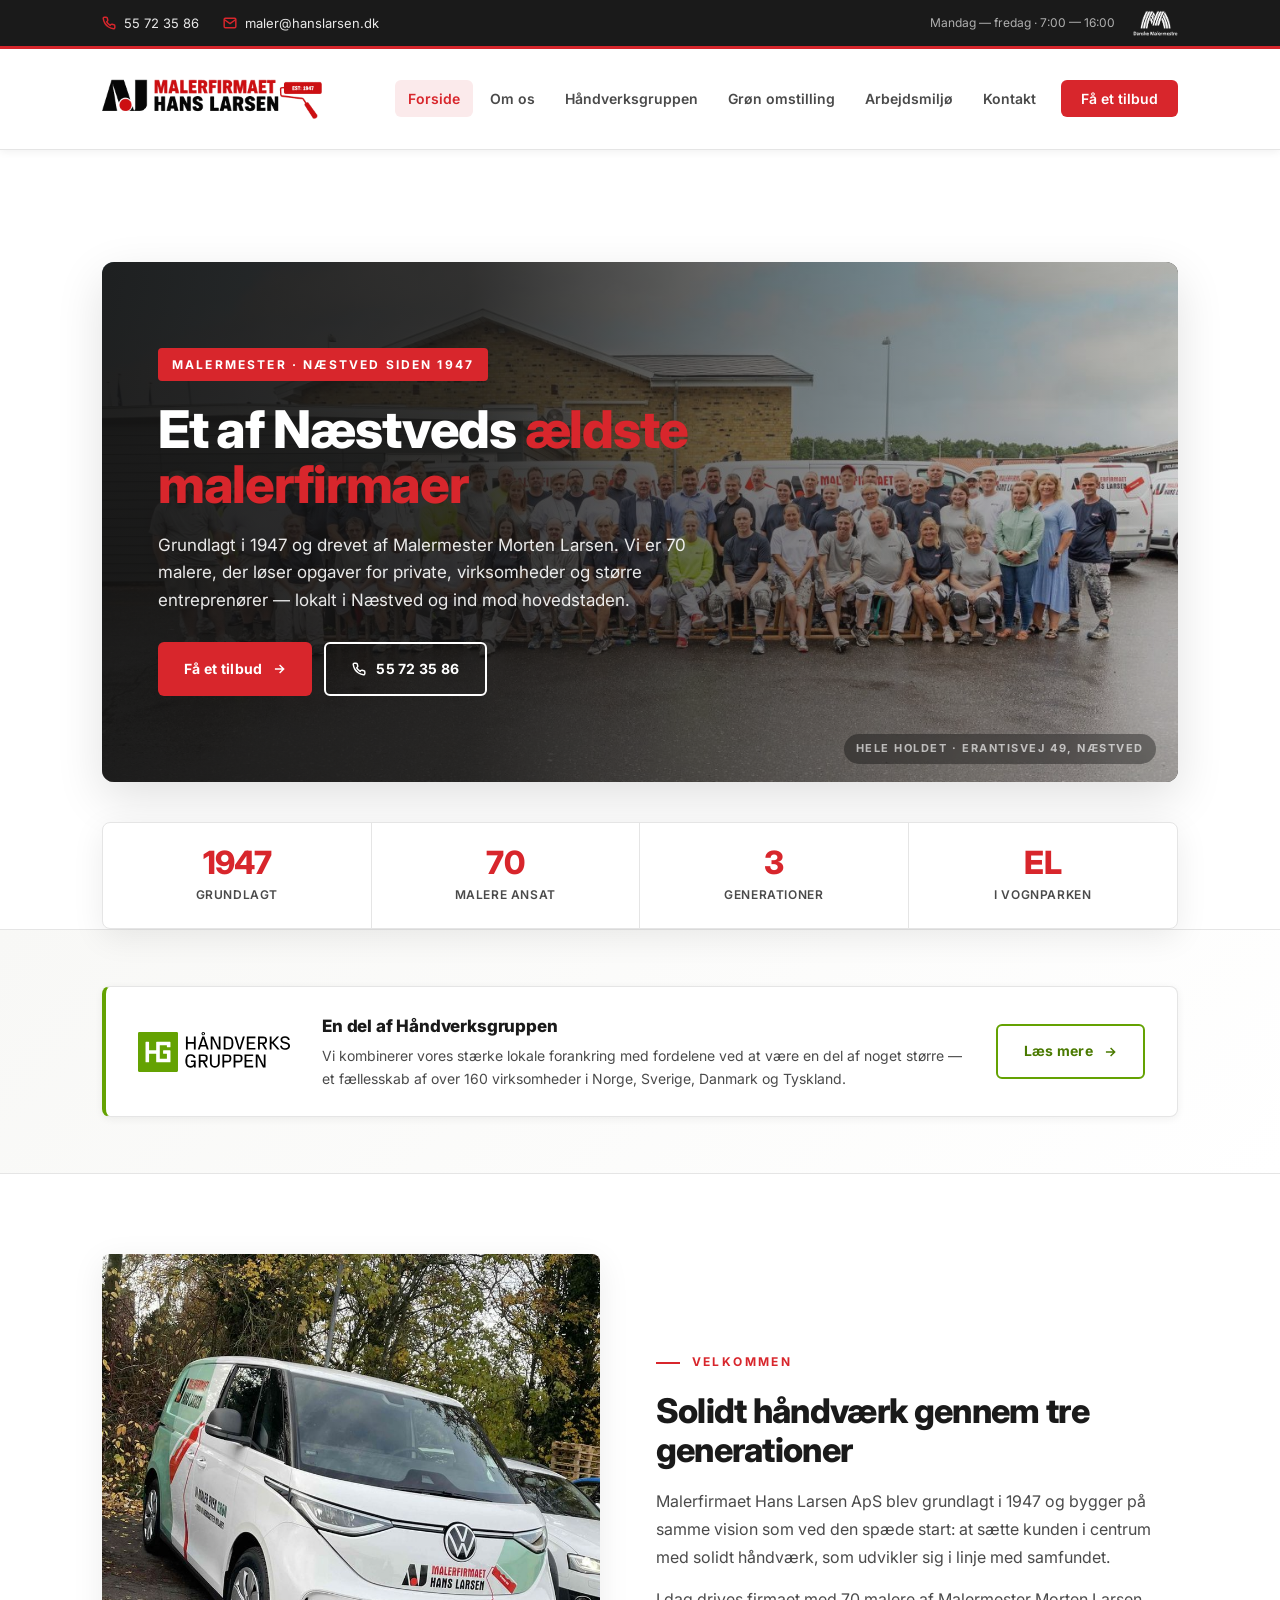
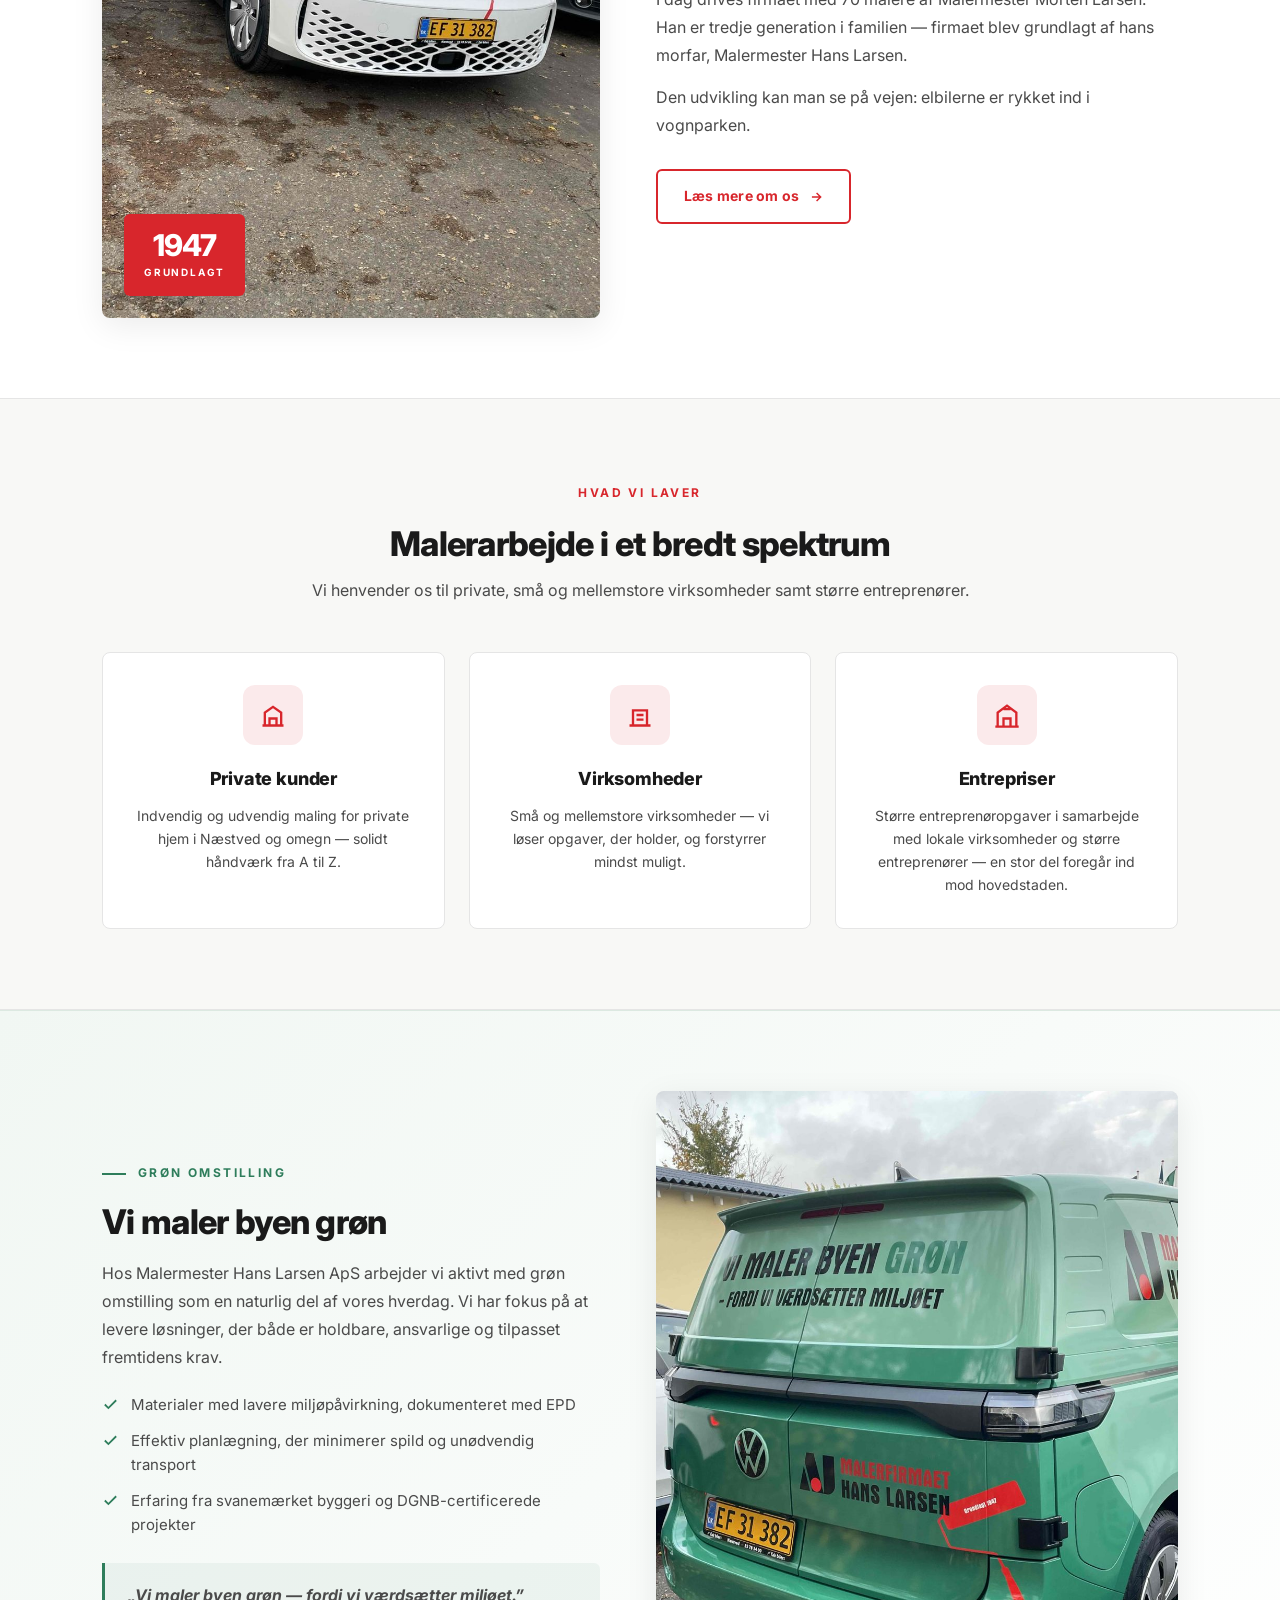
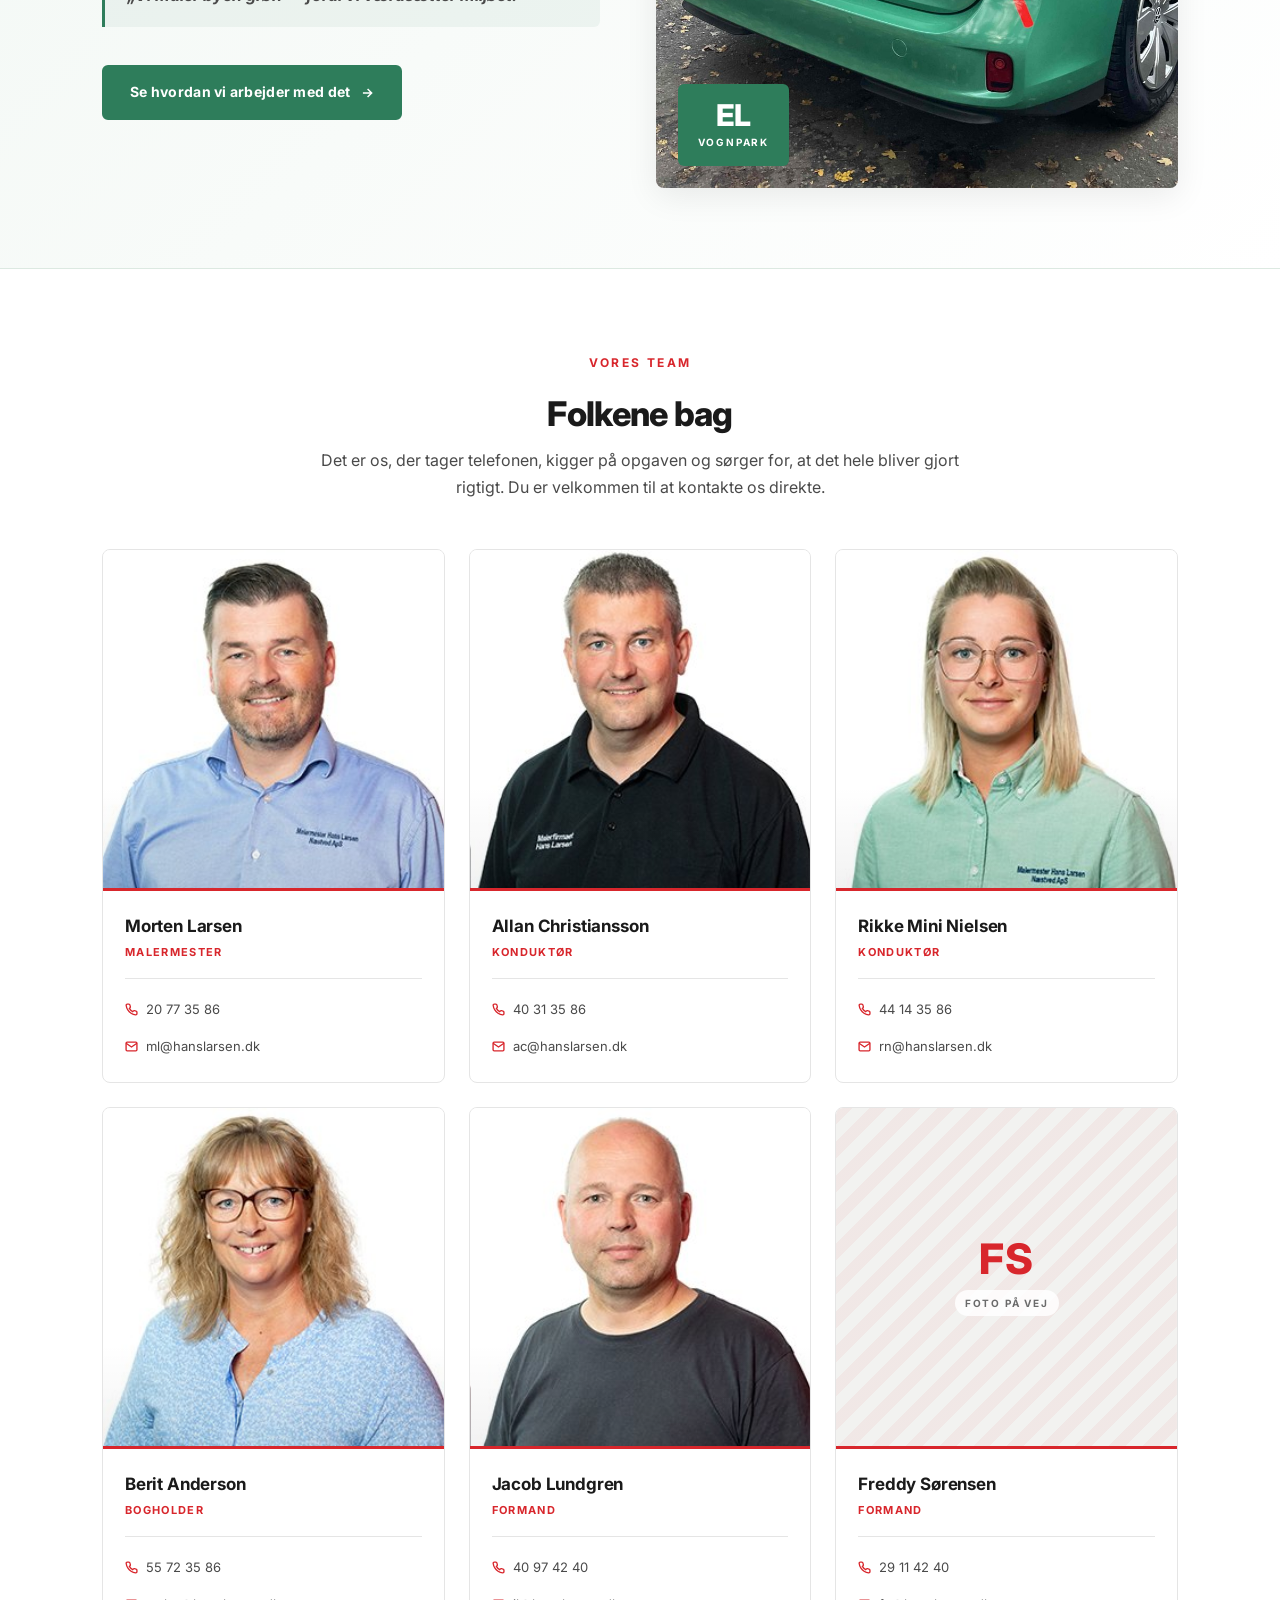
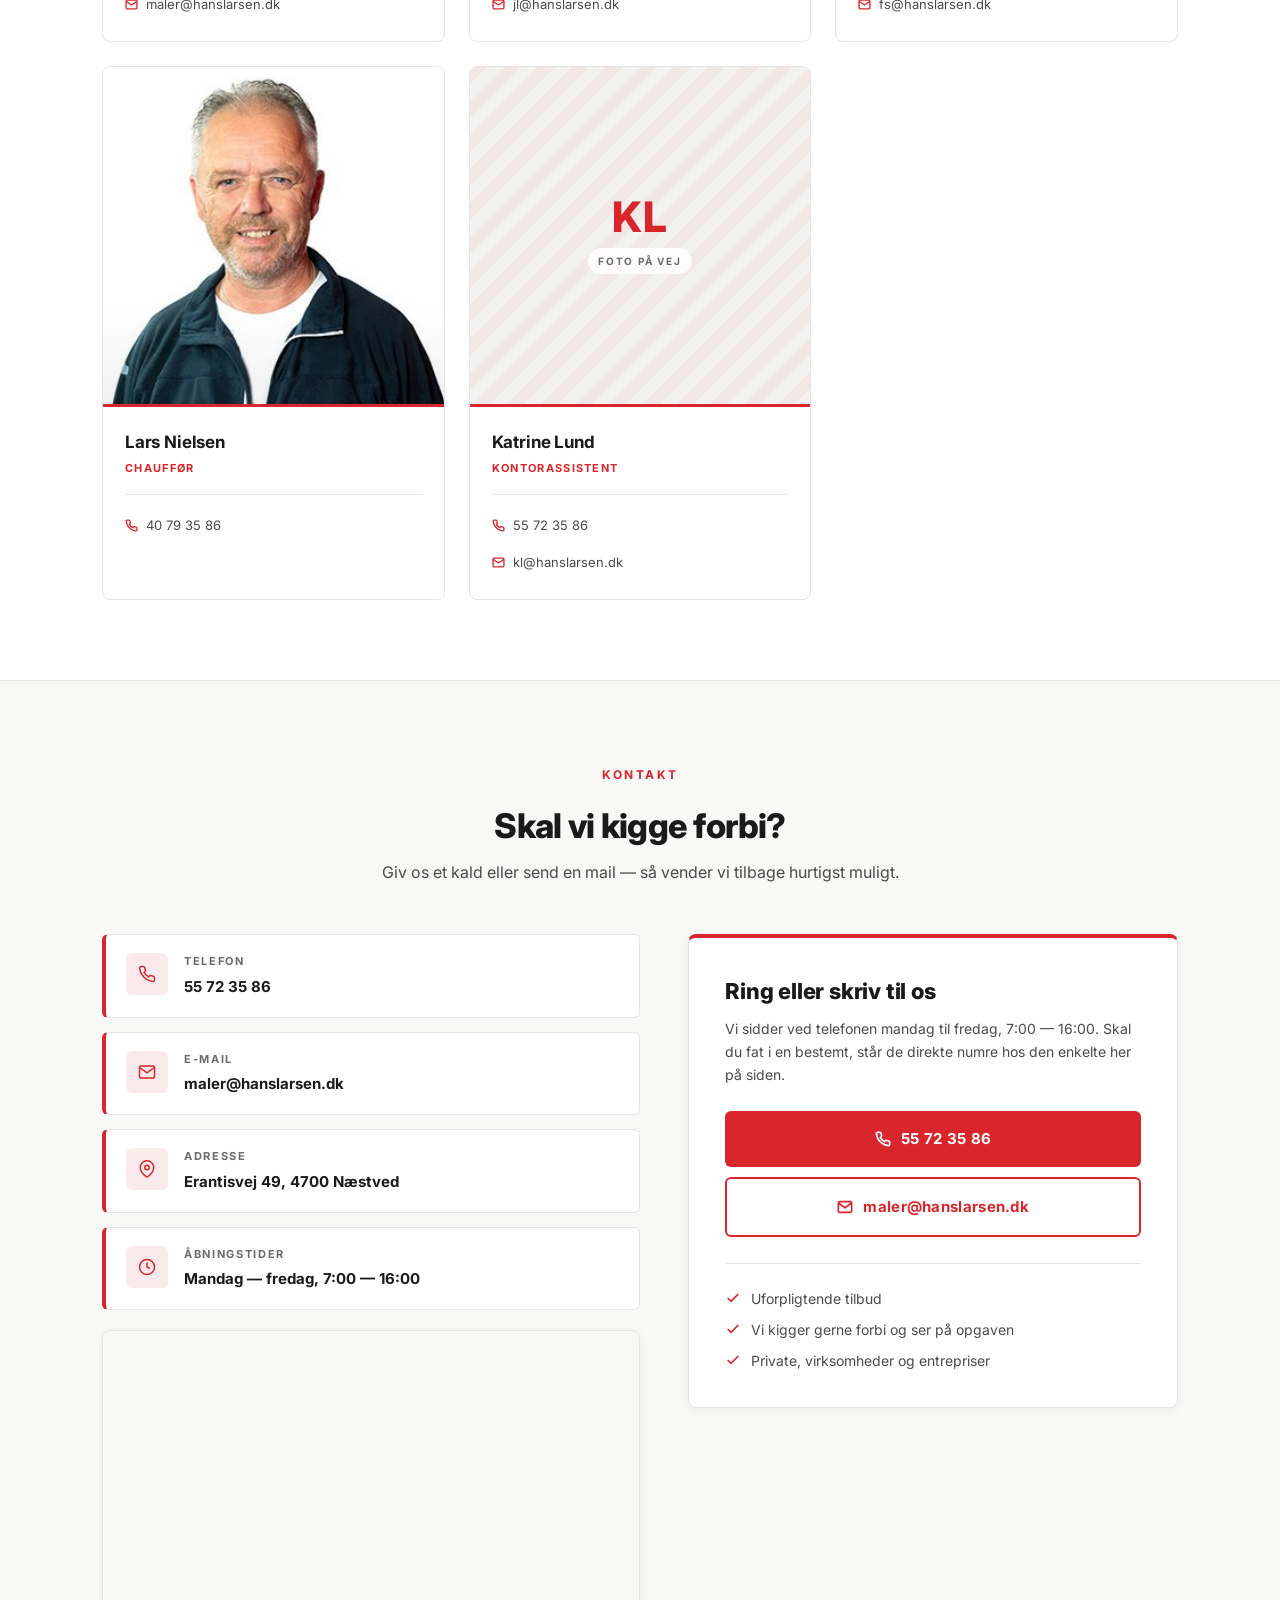
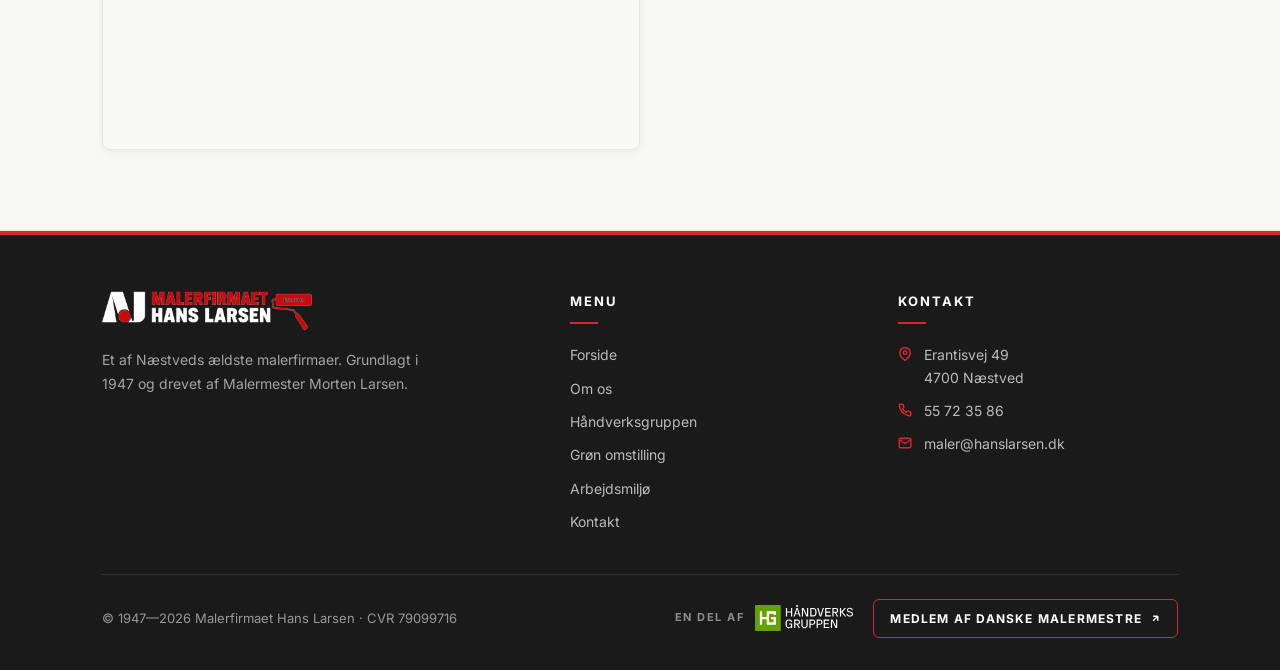
<file: index.html>
<!DOCTYPE html>
<html lang="da">
<head>
<meta charset="UTF-8">
<meta name="viewport" content="width=device-width, initial-scale=1.0">

<!-- Primary Meta Tags -->
<title>Malerfirmaet Hans Larsen — Malermester i Næstved siden 1947</title>
<meta name="title" content="Malerfirmaet Hans Larsen — Malermester i Næstved siden 1947">
<meta name="description" content="Malerfirmaet Hans Larsen er et af Næstveds ældste malerfirmaer. Grundlagt i 1947 og drevet af Malermester Morten Larsen. Vi løser private opgaver, virksomhedsopgaver og større entrepriser — lokalt og ind mod hovedstaden.">
<meta name="keywords" content="malerfirma næstved, malermester næstved, maler næstved, malerfirma sjælland, hans larsen, entreprenør maler, privat maler, erhvervsmaler">
<meta name="author" content="Malerfirmaet Hans Larsen">
<meta name="robots" content="index, follow">
<link rel="canonical" href="https://www.hanslarsen.dk/">

<!-- Open Graph / Facebook -->
<meta property="og:type" content="website">
<meta property="og:url" content="https://www.hanslarsen.dk/">
<meta property="og:title" content="Malerfirmaet Hans Larsen — Malermester i Næstved siden 1947">
<meta property="og:description" content="Et af Næstveds ældste malerfirmaer. Grundlagt 1947 og drevet af Malermester Morten Larsen. 70 malere klar til private, virksomheder og større entrepriser.">
<meta property="og:image" content="https://www.hanslarsen.dk/images/hold.jpg">
<meta property="og:image:width" content="1260">
<meta property="og:image:height" content="900">
<meta property="og:image:alt" content="Hele holdet fra Malerfirmaet Hans Larsen foran firmaets biler i Næstved">
<meta property="og:locale" content="da_DK">
<meta property="og:site_name" content="Malerfirmaet Hans Larsen">

<!-- Twitter -->
<meta name="twitter:card" content="summary_large_image">
<meta name="twitter:title" content="Malerfirmaet Hans Larsen — Malermester i Næstved siden 1947">
<meta name="twitter:description" content="Et af Næstveds ældste malerfirmaer. Grundlagt 1947 og drevet af Malermester Morten Larsen. 70 malere klar til private, virksomheder og større entrepriser.">
<meta name="twitter:image" content="https://www.hanslarsen.dk/images/hold.jpg">

<!-- Favicon -->
<link rel="icon" type="image/png" href="hanslarsenlogo.png">
<link rel="apple-touch-icon" href="hanslarsenlogo.png">

<!-- Fonts -->
<link rel="preconnect" href="https://fonts.googleapis.com">
<link rel="preconnect" href="https://fonts.gstatic.com" crossorigin>
<link href="https://fonts.googleapis.com/css2?family=Inter:wght@400;500;600;700;800&display=swap" rel="stylesheet">

<meta name="theme-color" content="#D8262C">

<!-- Stylesheet -->
<link rel="stylesheet" href="styles.css">

<!-- Page-specific styles -->
<style>
.hero { position: relative; }
.hero-inner {
  position: relative;
  border-radius: 12px;
  overflow: hidden;
  margin-top: 32px;
  min-height: 520px;
  display: flex;
  align-items: center;
  background: var(--black);
  box-shadow: var(--shadow-lg);
}
.hero-bg {
  position: absolute;
  inset: 0;
  background-image: linear-gradient(90deg, rgba(18,18,18,0.93) 0%, rgba(18,18,18,0.86) 34%, rgba(18,18,18,0.55) 62%, rgba(18,18,18,0.18) 100%),
    url('images/hold.jpg');
  background-size: cover;
  background-position: center 42%;
  transition: transform 8s linear;
}
.hero-inner:hover .hero-bg { transform: scale(1.04); }
.hero-content {
  position: relative;
  z-index: 2;
  color: white;
  padding: 64px 56px;
  max-width: 660px;
}
.hero-tag {
  display: inline-flex;
  align-items: center;
  gap: 10px;
  background: var(--red);
  color: white;
  padding: 7px 14px;
  font-size: 12px;
  font-weight: 700;
  letter-spacing: 0.18em;
  text-transform: uppercase;
  margin-bottom: 22px;
  border-radius: 4px;
}
.hero h1 {
  font-size: clamp(32px, 4.8vw, 52px);
  font-weight: 800;
  letter-spacing: -0.025em;
  line-height: 1.05;
  margin-bottom: 20px;
}
.hero h1 .red { color: var(--red); }
.hero p {
  font-size: 17px;
  max-width: 540px;
  margin-bottom: 28px;
  line-height: 1.6;
  color: rgba(255,255,255,0.9);
}
.hero-actions { display: flex; gap: 12px; flex-wrap: wrap; }
.hero-caption {
  position: absolute;
  right: 22px;
  bottom: 18px;
  z-index: 2;
  font-size: 11px;
  letter-spacing: 0.14em;
  text-transform: uppercase;
  font-weight: 700;
  color: rgba(255,255,255,0.65);
  background: rgba(0,0,0,0.35);
  padding: 6px 12px;
  border-radius: 99px;
  backdrop-filter: blur(4px);
}

/* Stats bar */
.stats-bar {
  display: grid;
  grid-template-columns: repeat(4, 1fr);
  gap: 0;
  margin-top: -40px;
  position: relative;
  z-index: 3;
  background: white;
  border-radius: 8px;
  box-shadow: var(--shadow);
  border: 1px solid var(--gray-200);
  overflow: hidden;
}
.stat-item {
  padding: 24px 20px;
  text-align: center;
  border-right: 1px solid var(--gray-200);
}
.stat-item:last-child { border-right: 0; }
.stat-num {
  font-size: 32px;
  font-weight: 800;
  color: var(--red);
  line-height: 1;
  letter-spacing: -0.02em;
  margin-bottom: 6px;
}
.stat-label {
  font-size: 12px;
  color: var(--gray-700);
  font-weight: 600;
  letter-spacing: 0.05em;
  text-transform: uppercase;
}

/* Services */
.services-grid {
  display: grid;
  grid-template-columns: repeat(3, 1fr);
  gap: 24px;
}
.service-card {
  background: white;
  border: 1px solid var(--gray-200);
  border-radius: 8px;
  padding: 32px 28px;
  transition: all 0.3s var(--transition);
  text-align: center;
}
.service-card:hover {
  border-color: var(--red);
  transform: translateY(-4px);
  box-shadow: var(--shadow);
}
.service-icon {
  width: 60px;
  height: 60px;
  background: var(--red-soft);
  color: var(--red);
  border-radius: 12px;
  display: inline-flex;
  align-items: center;
  justify-content: center;
  margin-bottom: 20px;
  transition: all 0.3s var(--transition);
}
.service-card:hover .service-icon {
  background: var(--red);
  color: white;
  transform: scale(1.05);
}
.service-card h3 {
  font-size: 18px;
  font-weight: 800;
  margin-bottom: 10px;
  letter-spacing: -0.01em;
}
.service-card p {
  color: var(--gray-700);
  font-size: 14px;
  line-height: 1.65;
}

/* Front page contact */
.contact-front-grid {
  display: grid;
  grid-template-columns: 1.1fr 1fr;
  gap: 48px;
  align-items: start;
}

@media (max-width: 960px) {
  .stats-bar { grid-template-columns: repeat(2, 1fr); }
  .stat-item:nth-child(2) { border-right: 0; }
  .stat-item:nth-child(1), .stat-item:nth-child(2) { border-bottom: 1px solid var(--gray-200); }
  .services-grid { grid-template-columns: 1fr; gap: 16px; }
  .contact-front-grid { grid-template-columns: 1fr; gap: 32px; }
}

@media (max-width: 760px) {
  .hero-inner { margin-top: 20px; min-height: auto; border-radius: 8px; }
  .hero-bg {
    background-image: linear-gradient(180deg, rgba(18,18,18,0.80) 0%, rgba(18,18,18,0.90) 100%),
      url('images/hold.jpg');
  }
  .hero-content { padding: 48px 28px; }
  .hero-caption { display: none; }
  .stats-bar { margin-top: -20px; grid-template-columns: 1fr 1fr; }
  .stat-num { font-size: 26px; }
  .stat-label { font-size: 11px; }
}
</style>

<!-- The reveal animations need JS. Without it the page must still be readable. -->
<noscript><style>.reveal,.reveal-left,.reveal-right,.reveal-stagger > *{opacity:1 !important;transform:none !important;}</style></noscript>
<!-- Structured Data: LocalBusiness -->
<script type="application/ld+json">
{
  "@context": "https://schema.org",
  "@type": "LocalBusiness",
  "@id": "https://www.hanslarsen.dk/",
  "name": "Malerfirmaet Hans Larsen",
  "alternateName": "Malermester Hans Larsen Næstved ApS",
  "description": "Et af Næstveds ældste malerfirmaer. Grundlagt 1947, drevet af Malermester Morten Larsen. Vi løser opgaver for private, virksomheder og større entreprenører.",
  "url": "https://www.hanslarsen.dk/",
  "logo": "https://www.hanslarsen.dk/hanslarsenlogo.png",
  "image": "https://www.hanslarsen.dk/images/hold.jpg",
  "telephone": "+4555723586",
  "email": "maler@hanslarsen.dk",
  "foundingDate": "1947",
  "vatID": "DK79099716",
  "address": {
    "@type": "PostalAddress",
    "streetAddress": "Erantisvej 49",
    "postalCode": "4700",
    "addressLocality": "Næstved",
    "addressRegion": "Region Sjælland",
    "addressCountry": "DK"
  },
  "geo": {
    "@type": "GeoCoordinates",
    "latitude": 55.23842,
    "longitude": 11.77481
  },
  "openingHoursSpecification": {
    "@type": "OpeningHoursSpecification",
    "dayOfWeek": ["Monday", "Tuesday", "Wednesday", "Thursday", "Friday"],
    "opens": "07:00",
    "closes": "16:00"
  },
  "priceRange": "$$",
  "areaServed": [
    { "@type": "City", "name": "Næstved" },
    { "@type": "AdministrativeArea", "name": "Sjælland" },
    { "@type": "City", "name": "København" }
  ],
  "parentOrganization": {
    "@type": "Organization",
    "name": "Håndverksgruppen",
    "url": "https://www.handverksgruppen.com/da"
  },
  "sameAs": [
    "https://malermestre.dk/",
    "https://www.handverksgruppen.com/da"
  ]
}
</script>
</head>
<body>

<a href="#main" class="skip-link">Spring til indhold</a>

<!-- TOPBAR -->
<div class="topbar">
  <div class="container topbar-inner">
    <div class="topbar-info">
      <a href="tel:+4555723586" aria-label="Ring til os">
        <svg width="14" height="14" viewBox="0 0 24 24" fill="none" stroke="currentColor" stroke-width="2.5" aria-hidden="true"><path d="M22 16.92v3a2 2 0 01-2.18 2 19.79 19.79 0 01-8.63-3.07 19.5 19.5 0 01-6-6 19.79 19.79 0 01-3.07-8.67A2 2 0 014.11 2h3a2 2 0 012 1.72 12.84 12.84 0 00.7 2.81 2 2 0 01-.45 2.11L8.09 9.91a16 16 0 006 6l1.27-1.27a2 2 0 012.11-.45 12.84 12.84 0 002.81.7A2 2 0 0122 16.92z"/></svg>
        55 72 35 86
      </a>
      <a href="mailto:maler@hanslarsen.dk" aria-label="Send os en e-mail">
        <svg width="14" height="14" viewBox="0 0 24 24" fill="none" stroke="currentColor" stroke-width="2.5" aria-hidden="true"><path d="M4 4h16c1.1 0 2 .9 2 2v12c0 1.1-.9 2-2 2H4c-1.1 0-2-.9-2-2V6c0-1.1.9-2 2-2z"/><polyline points="22,6 12,13 2,6"/></svg>
        maler@hanslarsen.dk
      </a>
    </div>
    <div class="topbar-extras">
      <span class="topbar-meta">Mandag — fredag · 7:00 — 16:00</span>
      <a href="https://malermestre.dk/" target="_blank" rel="noopener" class="topbar-malermestre" title="Medlem af Danske Malermestre">
        <img src="images/malermestre.png" alt="Danske Malermestre" width="113" height="65" />
      </a>
    </div>
  </div>
</div>

<!-- NAV -->
<nav role="navigation" aria-label="Hovednavigation">
  <div class="container nav-inner">
    <a href="index.html" class="logo" aria-label="Forside">
      <div class="logo-mark">
        <img src="hanslarsenlogo.png" alt="Malerfirmaet Hans Larsen" width="660" height="122" />
      </div>
    </a>
    <button class="menu-toggle" id="menuToggle" aria-label="Åbn menu" aria-expanded="false" aria-controls="navMenu">
      <svg class="icon-open" width="24" height="24" viewBox="0 0 24 24" fill="none" stroke="currentColor" stroke-width="2.5" aria-hidden="true"><path d="M4 6h16M4 12h16M4 18h16"/></svg>
      <svg class="icon-close" width="24" height="24" viewBox="0 0 24 24" fill="none" stroke="currentColor" stroke-width="2.5" aria-hidden="true"><path d="M6 6l12 12M6 18L18 6"/></svg>
    </button>
    <ul class="nav-menu" id="navMenu">
      <li><a href="index.html" class="active" aria-current="page">Forside</a></li>
      <li><a href="om-os.html">Om os</a></li>
      <li><a href="haandverksgruppen.html">Håndverksgruppen</a></li>
      <li><a href="groen-omstilling.html">Grøn omstilling</a></li>
      <li><a href="arbejdsmiljoe.html">Arbejdsmiljø</a></li>
      <li><a href="kontakt.html">Kontakt</a></li>
      <li><a href="kontakt.html" class="nav-cta">Få et tilbud</a></li>
    </ul>
  </div>
</nav>

<main id="main">

<!-- HERO -->
<section class="hero" aria-labelledby="hero-title">
  <div class="container">
    <div class="hero-inner reveal">
      <div class="hero-bg" aria-hidden="true"></div>
      <div class="hero-content">
        <div class="hero-tag">Malermester · Næstved siden 1947</div>
        <h1 id="hero-title">Et af Næstveds <span class="red">ældste malerfirmaer</span></h1>
        <p>Grundlagt i 1947 og drevet af Malermester Morten Larsen. Vi er 70 malere, der løser opgaver for private, virksomheder og større entreprenører — lokalt i Næstved og ind mod hovedstaden.</p>
        <div class="hero-actions">
          <a href="kontakt.html" class="btn">
            Få et tilbud
            <svg width="14" height="14" viewBox="0 0 24 24" fill="none" stroke="currentColor" stroke-width="2.5" aria-hidden="true"><path d="M5 12h14M13 5l7 7-7 7"/></svg>
          </a>
          <a href="tel:+4555723586" class="btn btn-outline">
            <svg width="14" height="14" viewBox="0 0 24 24" fill="none" stroke="currentColor" stroke-width="2.5" aria-hidden="true"><path d="M22 16.92v3a2 2 0 01-2.18 2 19.79 19.79 0 01-8.63-3.07 19.5 19.5 0 01-6-6 19.79 19.79 0 01-3.07-8.67A2 2 0 014.11 2h3a2 2 0 012 1.72 12.84 12.84 0 00.7 2.81 2 2 0 01-.45 2.11L8.09 9.91a16 16 0 006 6l1.27-1.27a2 2 0 012.11-.45 12.84 12.84 0 002.81.7A2 2 0 0122 16.92z"/></svg>
            55 72 35 86
          </a>
        </div>
      </div>
      <span class="hero-caption">Hele holdet · Erantisvej 49, Næstved</span>
    </div>
  </div>
</section>

<!-- STATS BAR -->
<section style="padding: 0;" aria-label="Nøgletal">
  <div class="container">
    <div class="stats-bar reveal-stagger">
      <div class="stat-item">
        <div class="stat-num">1947</div>
        <div class="stat-label">Grundlagt</div>
      </div>
      <div class="stat-item">
        <div class="stat-num">70</div>
        <div class="stat-label">Malere ansat</div>
      </div>
      <div class="stat-item">
        <div class="stat-num">3</div>
        <div class="stat-label">Generationer</div>
      </div>
      <div class="stat-item">
        <div class="stat-num">EL</div>
        <div class="stat-label">I vognparken</div>
      </div>
    </div>
  </div>
</section>

<!-- HÅNDVERKSGRUPPEN -->
<section class="compact hg-band" aria-labelledby="hg-strip-title">
  <div class="container">
    <div class="hg-strip reveal">
      <img src="images/handverksgruppen.svg" alt="Håndverksgruppen" width="943" height="248" loading="lazy">
      <div class="hg-strip-text">
        <h2 id="hg-strip-title">En del af Håndverksgruppen</h2>
        <p>Vi kombinerer vores stærke lokale forankring med fordelene ved at være en del af noget større — et fællesskab af over 160 virksomheder i Norge, Sverige, Danmark og Tyskland.</p>
      </div>
      <a href="haandverksgruppen.html" class="btn btn-hg">
        Læs mere
        <svg width="14" height="14" viewBox="0 0 24 24" fill="none" stroke="currentColor" stroke-width="2.5" aria-hidden="true"><path d="M5 12h14M13 5l7 7-7 7"/></svg>
      </a>
    </div>
  </div>
</section>

<!-- OM OS -->
<section aria-labelledby="about-title">
  <div class="container">
    <div class="split">
      <div class="split-media portrait reveal-left">
        <img src="images/elbil-front.jpg" alt="Malerfirmaet Hans Larsens elvarebil med firmaets logo" loading="lazy" width="900" height="1200">
        <div class="media-badge">
          <div class="num">1947</div>
          <div class="label">Grundlagt</div>
        </div>
      </div>
      <div class="split-content reveal-right">
        <span class="section-tag">Velkommen</span>
        <h2 id="about-title" class="section-title" style="margin-top: 6px; margin-bottom: 18px;">Solidt håndværk gennem tre generationer</h2>
        <p>Malerfirmaet Hans Larsen ApS blev grundlagt i 1947 og bygger på samme vision som ved den spæde start: at sætte kunden i centrum med solidt håndværk, som udvikler sig i linje med samfundet.</p>
        <p>I dag drives firmaet med 70 malere af Malermester Morten Larsen. Han er tredje generation i familien — firmaet blev grundlagt af hans morfar, Malermester Hans Larsen.</p>
        <p>Den udvikling kan man se på vejen: elbilerne er rykket ind i vognparken.</p>
        <a href="om-os.html" class="btn btn-ghost" style="margin-top: 16px;">
          Læs mere om os
          <svg width="14" height="14" viewBox="0 0 24 24" fill="none" stroke="currentColor" stroke-width="2.5" aria-hidden="true"><path d="M5 12h14M13 5l7 7-7 7"/></svg>
        </a>
      </div>
    </div>
  </div>
</section>

<!-- HVAD VI LAVER -->
<section class="alt" aria-labelledby="services-title">
  <div class="container">
    <div class="section-head center reveal">
      <span class="section-tag">Hvad vi laver</span>
      <h2 id="services-title" class="section-title" style="margin-top: 8px;">Malerarbejde i et bredt spektrum</h2>
      <p>Vi henvender os til private, små og mellemstore virksomheder samt større entreprenører.</p>
    </div>
    <div class="services-grid reveal-stagger">
      <div class="service-card">
        <div class="service-icon">
          <svg width="28" height="28" viewBox="0 0 24 24" fill="none" stroke="currentColor" stroke-width="2" aria-hidden="true"><path d="M3 21h18M5 21V10l7-5 7 5v11M9 21v-6h6v6"/></svg>
        </div>
        <h3>Private kunder</h3>
        <p>Indvendig og udvendig maling for private hjem i Næstved og omegn — solidt håndværk fra A til Z.</p>
      </div>
      <div class="service-card">
        <div class="service-icon">
          <svg width="28" height="28" viewBox="0 0 24 24" fill="none" stroke="currentColor" stroke-width="2" aria-hidden="true"><path d="M3 21h18M6 21V8h12v13M9 12h6M9 16h6"/></svg>
        </div>
        <h3>Virksomheder</h3>
        <p>Små og mellemstore virksomheder — vi løser opgaver, der holder, og forstyrrer mindst muligt.</p>
      </div>
      <div class="service-card">
        <div class="service-icon">
          <svg width="28" height="28" viewBox="0 0 24 24" fill="none" stroke="currentColor" stroke-width="2" aria-hidden="true"><path d="M2 22h20M4 22V10l8-6 8 6v12M9 22v-7h6v7M9 7h6"/></svg>
        </div>
        <h3>Entrepriser</h3>
        <p>Større entreprenøropgaver i samarbejde med lokale virksomheder og større entreprenører — en stor del foregår ind mod hovedstaden.</p>
      </div>
    </div>
  </div>
</section>

<!-- GRØN OMSTILLING -->
<section class="green-band" aria-labelledby="groen-title">
  <div class="container">
    <div class="split reverse">
      <div class="split-media portrait reveal-left">
        <img src="images/elbil-bag.jpg" alt="Grøn elvarebil med teksten „Vi maler byen grøn — fordi vi værdsætter miljøet”" loading="lazy" width="900" height="1200">
        <div class="media-badge green">
          <div class="num">EL</div>
          <div class="label">Vognpark</div>
        </div>
      </div>
      <div class="split-content reveal-right">
        <span class="green-tag">Grøn omstilling</span>
        <h2 id="groen-title" class="section-title" style="margin-top: 6px; margin-bottom: 18px;">Vi maler byen grøn</h2>
        <p>Hos Malermester Hans Larsen ApS arbejder vi aktivt med grøn omstilling som en naturlig del af vores hverdag. Vi har fokus på at levere løsninger, der både er holdbare, ansvarlige og tilpasset fremtidens krav.</p>
        <ul class="green-points">
          <li><svg width="17" height="17" viewBox="0 0 24 24" fill="none" stroke="currentColor" stroke-width="2.5" aria-hidden="true"><path d="M20 6L9 17l-5-5"/></svg><span>Materialer med lavere miljøpåvirkning, dokumenteret med EPD</span></li>
          <li><svg width="17" height="17" viewBox="0 0 24 24" fill="none" stroke="currentColor" stroke-width="2.5" aria-hidden="true"><path d="M20 6L9 17l-5-5"/></svg><span>Effektiv planlægning, der minimerer spild og unødvendig transport</span></li>
          <li><svg width="17" height="17" viewBox="0 0 24 24" fill="none" stroke="currentColor" stroke-width="2.5" aria-hidden="true"><path d="M20 6L9 17l-5-5"/></svg><span>Erfaring fra svanemærket byggeri og DGNB-certificerede projekter</span></li>
        </ul>
        <p class="green-quote">„Vi maler byen grøn — fordi vi værdsætter miljøet.”</p>
        <a href="groen-omstilling.html" class="btn btn-groen" style="margin-top: 24px;">
          Se hvordan vi arbejder med det
          <svg width="14" height="14" viewBox="0 0 24 24" fill="none" stroke="currentColor" stroke-width="2.5" aria-hidden="true"><path d="M5 12h14M13 5l7 7-7 7"/></svg>
        </a>
      </div>
    </div>
  </div>
</section>

<!-- TEAM -->
<section aria-labelledby="team-title">
  <div class="container">
    <div class="section-head center reveal">
      <span class="section-tag">Vores team</span>
      <h2 id="team-title" class="section-title" style="margin-top: 8px;">Folkene bag</h2>
      <p>Det er os, der tager telefonen, kigger på opgaven og sørger for, at det hele bliver gjort rigtigt. Du er velkommen til at kontakte os direkte.</p>
    </div>
    <div class="team-grid reveal-stagger">
      <article class="team-card">
        <div class="team-photo" style="background-image: url('images/team/morten-larsen.jpg');" role="img" aria-label="Foto af Morten Larsen"></div>
        <div class="team-info">
          <h3>Morten Larsen</h3>
          <div class="role">Malermester</div>
          <div class="team-contact-info">
            <a href="tel:+4520773586" aria-label="Ring til Morten Larsen"><svg width="14" height="14" viewBox="0 0 24 24" fill="none" stroke="currentColor" stroke-width="2.5" aria-hidden="true"><path d="M22 16.92v3a2 2 0 01-2.18 2 19.79 19.79 0 01-8.63-3.07 19.5 19.5 0 01-6-6 19.79 19.79 0 01-3.07-8.67A2 2 0 014.11 2h3a2 2 0 012 1.72 12.84 12.84 0 00.7 2.81 2 2 0 01-.45 2.11L8.09 9.91a16 16 0 006 6l1.27-1.27a2 2 0 012.11-.45 12.84 12.84 0 002.81.7A2 2 0 0122 16.92z"/></svg>20 77 35 86</a>
            <a href="mailto:ml@hanslarsen.dk" aria-label="Send e-mail til Morten Larsen"><svg width="14" height="14" viewBox="0 0 24 24" fill="none" stroke="currentColor" stroke-width="2.5" aria-hidden="true"><path d="M4 4h16c1.1 0 2 .9 2 2v12c0 1.1-.9 2-2 2H4c-1.1 0-2-.9-2-2V6c0-1.1.9-2 2-2z"/><polyline points="22,6 12,13 2,6"/></svg>ml@hanslarsen.dk</a>
          </div>
        </div>
      </article>
      <article class="team-card">
        <div class="team-photo" style="background-image: url('images/team/allan-christiansson.jpg');" role="img" aria-label="Foto af Allan Christiansson"></div>
        <div class="team-info">
          <h3>Allan Christiansson</h3>
          <div class="role">Konduktør</div>
          <div class="team-contact-info">
            <a href="tel:+4540313586" aria-label="Ring til Allan Christiansson"><svg width="14" height="14" viewBox="0 0 24 24" fill="none" stroke="currentColor" stroke-width="2.5" aria-hidden="true"><path d="M22 16.92v3a2 2 0 01-2.18 2 19.79 19.79 0 01-8.63-3.07 19.5 19.5 0 01-6-6 19.79 19.79 0 01-3.07-8.67A2 2 0 014.11 2h3a2 2 0 012 1.72 12.84 12.84 0 00.7 2.81 2 2 0 01-.45 2.11L8.09 9.91a16 16 0 006 6l1.27-1.27a2 2 0 012.11-.45 12.84 12.84 0 002.81.7A2 2 0 0122 16.92z"/></svg>40 31 35 86</a>
            <a href="mailto:ac@hanslarsen.dk" aria-label="Send e-mail til Allan Christiansson"><svg width="14" height="14" viewBox="0 0 24 24" fill="none" stroke="currentColor" stroke-width="2.5" aria-hidden="true"><path d="M4 4h16c1.1 0 2 .9 2 2v12c0 1.1-.9 2-2 2H4c-1.1 0-2-.9-2-2V6c0-1.1.9-2 2-2z"/><polyline points="22,6 12,13 2,6"/></svg>ac@hanslarsen.dk</a>
          </div>
        </div>
      </article>
      <article class="team-card">
        <div class="team-photo" style="background-image: url('images/team/rikke-mini-nielsen.jpg');" role="img" aria-label="Foto af Rikke Mini Nielsen"></div>
        <div class="team-info">
          <h3>Rikke Mini Nielsen</h3>
          <div class="role">Konduktør</div>
          <div class="team-contact-info">
            <a href="tel:+4544143586" aria-label="Ring til Rikke Mini Nielsen"><svg width="14" height="14" viewBox="0 0 24 24" fill="none" stroke="currentColor" stroke-width="2.5" aria-hidden="true"><path d="M22 16.92v3a2 2 0 01-2.18 2 19.79 19.79 0 01-8.63-3.07 19.5 19.5 0 01-6-6 19.79 19.79 0 01-3.07-8.67A2 2 0 014.11 2h3a2 2 0 012 1.72 12.84 12.84 0 00.7 2.81 2 2 0 01-.45 2.11L8.09 9.91a16 16 0 006 6l1.27-1.27a2 2 0 012.11-.45 12.84 12.84 0 002.81.7A2 2 0 0122 16.92z"/></svg>44 14 35 86</a>
            <a href="mailto:rn@hanslarsen.dk" aria-label="Send e-mail til Rikke Mini Nielsen"><svg width="14" height="14" viewBox="0 0 24 24" fill="none" stroke="currentColor" stroke-width="2.5" aria-hidden="true"><path d="M4 4h16c1.1 0 2 .9 2 2v12c0 1.1-.9 2-2 2H4c-1.1 0-2-.9-2-2V6c0-1.1.9-2 2-2z"/><polyline points="22,6 12,13 2,6"/></svg>rn@hanslarsen.dk</a>
          </div>
        </div>
      </article>
      <article class="team-card">
        <div class="team-photo" style="background-image: url('images/team/berit-anderson.jpg');" role="img" aria-label="Foto af Berit Anderson"></div>
        <div class="team-info">
          <h3>Berit Anderson</h3>
          <div class="role">Bogholder</div>
          <div class="team-contact-info">
            <a href="tel:+4555723586" aria-label="Ring til Berit Anderson"><svg width="14" height="14" viewBox="0 0 24 24" fill="none" stroke="currentColor" stroke-width="2.5" aria-hidden="true"><path d="M22 16.92v3a2 2 0 01-2.18 2 19.79 19.79 0 01-8.63-3.07 19.5 19.5 0 01-6-6 19.79 19.79 0 01-3.07-8.67A2 2 0 014.11 2h3a2 2 0 012 1.72 12.84 12.84 0 00.7 2.81 2 2 0 01-.45 2.11L8.09 9.91a16 16 0 006 6l1.27-1.27a2 2 0 012.11-.45 12.84 12.84 0 002.81.7A2 2 0 0122 16.92z"/></svg>55 72 35 86</a>
            <a href="mailto:maler@hanslarsen.dk" aria-label="Send e-mail til Berit Anderson"><svg width="14" height="14" viewBox="0 0 24 24" fill="none" stroke="currentColor" stroke-width="2.5" aria-hidden="true"><path d="M4 4h16c1.1 0 2 .9 2 2v12c0 1.1-.9 2-2 2H4c-1.1 0-2-.9-2-2V6c0-1.1.9-2 2-2z"/><polyline points="22,6 12,13 2,6"/></svg>maler@hanslarsen.dk</a>
          </div>
        </div>
      </article>
      <article class="team-card">
        <div class="team-photo" style="background-image: url('images/team/jacob-lundgren.jpg');" role="img" aria-label="Foto af Jacob Lundgren"></div>
        <div class="team-info">
          <h3>Jacob Lundgren</h3>
          <div class="role">Formand</div>
          <div class="team-contact-info">
            <a href="tel:+4540974240" aria-label="Ring til Jacob Lundgren"><svg width="14" height="14" viewBox="0 0 24 24" fill="none" stroke="currentColor" stroke-width="2.5" aria-hidden="true"><path d="M22 16.92v3a2 2 0 01-2.18 2 19.79 19.79 0 01-8.63-3.07 19.5 19.5 0 01-6-6 19.79 19.79 0 01-3.07-8.67A2 2 0 014.11 2h3a2 2 0 012 1.72 12.84 12.84 0 00.7 2.81 2 2 0 01-.45 2.11L8.09 9.91a16 16 0 006 6l1.27-1.27a2 2 0 012.11-.45 12.84 12.84 0 002.81.7A2 2 0 0122 16.92z"/></svg>40 97 42 40</a>
            <a href="mailto:jl@hanslarsen.dk" aria-label="Send e-mail til Jacob Lundgren"><svg width="14" height="14" viewBox="0 0 24 24" fill="none" stroke="currentColor" stroke-width="2.5" aria-hidden="true"><path d="M4 4h16c1.1 0 2 .9 2 2v12c0 1.1-.9 2-2 2H4c-1.1 0-2-.9-2-2V6c0-1.1.9-2 2-2z"/><polyline points="22,6 12,13 2,6"/></svg>jl@hanslarsen.dk</a>
          </div>
        </div>
      </article>
      <article class="team-card">
        <div class="team-photo placeholder" role="img" aria-label="Foto af Freddy Sørensen mangler endnu"><span class="initials" aria-hidden="true">FS</span><span class="pending">Foto på vej</span></div>
        <div class="team-info">
          <h3>Freddy Sørensen</h3>
          <div class="role">Formand</div>
          <div class="team-contact-info">
            <a href="tel:+4529114240" aria-label="Ring til Freddy Sørensen"><svg width="14" height="14" viewBox="0 0 24 24" fill="none" stroke="currentColor" stroke-width="2.5" aria-hidden="true"><path d="M22 16.92v3a2 2 0 01-2.18 2 19.79 19.79 0 01-8.63-3.07 19.5 19.5 0 01-6-6 19.79 19.79 0 01-3.07-8.67A2 2 0 014.11 2h3a2 2 0 012 1.72 12.84 12.84 0 00.7 2.81 2 2 0 01-.45 2.11L8.09 9.91a16 16 0 006 6l1.27-1.27a2 2 0 012.11-.45 12.84 12.84 0 002.81.7A2 2 0 0122 16.92z"/></svg>29 11 42 40</a>
            <a href="mailto:fs@hanslarsen.dk" aria-label="Send e-mail til Freddy Sørensen"><svg width="14" height="14" viewBox="0 0 24 24" fill="none" stroke="currentColor" stroke-width="2.5" aria-hidden="true"><path d="M4 4h16c1.1 0 2 .9 2 2v12c0 1.1-.9 2-2 2H4c-1.1 0-2-.9-2-2V6c0-1.1.9-2 2-2z"/><polyline points="22,6 12,13 2,6"/></svg>fs@hanslarsen.dk</a>
          </div>
        </div>
      </article>
      <article class="team-card">
        <div class="team-photo" style="background-image: url('images/team/lars-nielsen.jpg');" role="img" aria-label="Foto af Lars Nielsen"></div>
        <div class="team-info">
          <h3>Lars Nielsen</h3>
          <div class="role">Chauffør</div>
          <div class="team-contact-info">
            <a href="tel:+4540793586" aria-label="Ring til Lars Nielsen"><svg width="14" height="14" viewBox="0 0 24 24" fill="none" stroke="currentColor" stroke-width="2.5" aria-hidden="true"><path d="M22 16.92v3a2 2 0 01-2.18 2 19.79 19.79 0 01-8.63-3.07 19.5 19.5 0 01-6-6 19.79 19.79 0 01-3.07-8.67A2 2 0 014.11 2h3a2 2 0 012 1.72 12.84 12.84 0 00.7 2.81 2 2 0 01-.45 2.11L8.09 9.91a16 16 0 006 6l1.27-1.27a2 2 0 012.11-.45 12.84 12.84 0 002.81.7A2 2 0 0122 16.92z"/></svg>40 79 35 86</a>
          </div>
        </div>
      </article>
      <article class="team-card">
        <div class="team-photo placeholder" role="img" aria-label="Foto af Katrine Lund mangler endnu"><span class="initials" aria-hidden="true">KL</span><span class="pending">Foto på vej</span></div>
        <div class="team-info">
          <h3>Katrine Lund</h3>
          <div class="role">Kontorassistent</div>
          <div class="team-contact-info">
            <a href="tel:+4555723586" aria-label="Ring til Katrine Lund"><svg width="14" height="14" viewBox="0 0 24 24" fill="none" stroke="currentColor" stroke-width="2.5" aria-hidden="true"><path d="M22 16.92v3a2 2 0 01-2.18 2 19.79 19.79 0 01-8.63-3.07 19.5 19.5 0 01-6-6 19.79 19.79 0 01-3.07-8.67A2 2 0 014.11 2h3a2 2 0 012 1.72 12.84 12.84 0 00.7 2.81 2 2 0 01-.45 2.11L8.09 9.91a16 16 0 006 6l1.27-1.27a2 2 0 012.11-.45 12.84 12.84 0 002.81.7A2 2 0 0122 16.92z"/></svg>55 72 35 86</a>
            <a href="mailto:kl@hanslarsen.dk" aria-label="Send e-mail til Katrine Lund"><svg width="14" height="14" viewBox="0 0 24 24" fill="none" stroke="currentColor" stroke-width="2.5" aria-hidden="true"><path d="M4 4h16c1.1 0 2 .9 2 2v12c0 1.1-.9 2-2 2H4c-1.1 0-2-.9-2-2V6c0-1.1.9-2 2-2z"/><polyline points="22,6 12,13 2,6"/></svg>kl@hanslarsen.dk</a>
          </div>
        </div>
      </article>
    </div>
  </div>
</section>

<!-- KONTAKT -->
<section class="alt" aria-labelledby="contact-title">
  <div class="container">
    <div class="section-head center reveal">
      <span class="section-tag">Kontakt</span>
      <h2 id="contact-title" class="section-title" style="margin-top: 8px;">Skal vi kigge forbi?</h2>
      <p>Giv os et kald eller send en mail — så vender vi tilbage hurtigst muligt.</p>
    </div>
    <div class="contact-front-grid">
      <div class="reveal-left">
        <ul class="contact-info-list" style="margin-top: 0;">
          <li class="contact-info-item">
            <div class="contact-info-icon">
              <svg width="18" height="18" viewBox="0 0 24 24" fill="none" stroke="currentColor" stroke-width="2" aria-hidden="true"><path d="M22 16.92v3a2 2 0 01-2.18 2 19.79 19.79 0 01-8.63-3.07 19.5 19.5 0 01-6-6 19.79 19.79 0 01-3.07-8.67A2 2 0 014.11 2h3a2 2 0 012 1.72 12.84 12.84 0 00.7 2.81 2 2 0 01-.45 2.11L8.09 9.91a16 16 0 006 6l1.27-1.27a2 2 0 012.11-.45 12.84 12.84 0 002.81.7A2 2 0 0122 16.92z"/></svg>
            </div>
            <div class="contact-info-text">
              <small>Telefon</small>
              <strong><a href="tel:+4555723586">55 72 35 86</a></strong>
            </div>
          </li>
          <li class="contact-info-item">
            <div class="contact-info-icon">
              <svg width="18" height="18" viewBox="0 0 24 24" fill="none" stroke="currentColor" stroke-width="2" aria-hidden="true"><path d="M4 4h16c1.1 0 2 .9 2 2v12c0 1.1-.9 2-2 2H4c-1.1 0-2-.9-2-2V6c0-1.1.9-2 2-2z"/><polyline points="22,6 12,13 2,6"/></svg>
            </div>
            <div class="contact-info-text">
              <small>E-mail</small>
              <strong><a href="mailto:maler@hanslarsen.dk">maler@hanslarsen.dk</a></strong>
            </div>
          </li>
          <li class="contact-info-item">
            <div class="contact-info-icon">
              <svg width="18" height="18" viewBox="0 0 24 24" fill="none" stroke="currentColor" stroke-width="2" aria-hidden="true"><path d="M21 10c0 7-9 13-9 13s-9-6-9-13a9 9 0 0118 0z"/><circle cx="12" cy="10" r="3"/></svg>
            </div>
            <div class="contact-info-text">
              <small>Adresse</small>
              <strong><a href="https://maps.google.com/?q=Erantisvej+49,+4700+N%C3%A6stved" target="_blank" rel="noopener">Erantisvej 49, 4700 Næstved</a></strong>
            </div>
          </li>
          <li class="contact-info-item">
            <div class="contact-info-icon">
              <svg width="18" height="18" viewBox="0 0 24 24" fill="none" stroke="currentColor" stroke-width="2" aria-hidden="true"><circle cx="12" cy="12" r="10"/><polyline points="12 6 12 12 16 14"/></svg>
            </div>
            <div class="contact-info-text">
              <small>Åbningstider</small>
              <strong>Mandag — fredag, 7:00 — 16:00</strong>
            </div>
          </li>
        </ul>
        <div class="map-wrap" style="margin-top: 20px;">
          <iframe
        src="https://www.google.com/maps/embed?pb=!1m18!1m12!1m3!1d2274.846127816702!2d11.77481451308919!3d55.23841843137896!2m3!1f0!2f0!3f0!3m2!1i1024!2i768!4f13.1!3m3!1m2!1s0x4652be63fc358ff1%3A0x42ab8bc99394aec0!2sMalermester%20Hans%20Larsen.%20N%C3%A6stved%20ApS!5e0!3m2!1sda!2sdk!4v1777550130747!5m2!1sda!2sdk"
        allowfullscreen loading="lazy" referrerpolicy="no-referrer-when-downgrade"
        title="Find Malerfirmaet Hans Larsen på kortet"></iframe>
        </div>
      </div>

      <div class="contact-cta reveal-right">
        <h2 id="forside-cta">Ring eller skriv til os</h2>
        <p>Vi sidder ved telefonen mandag til fredag, 7:00 — 16:00. Skal du fat i en bestemt, står de direkte numre hos den enkelte her på siden.</p>
        <div class="contact-cta-actions">
          <a href="tel:+4555723586" class="btn btn-block">
            <svg width="16" height="16" viewBox="0 0 24 24" fill="none" stroke="currentColor" stroke-width="2.5" aria-hidden="true"><path d="M22 16.92v3a2 2 0 01-2.18 2 19.79 19.79 0 01-8.63-3.07 19.5 19.5 0 01-6-6 19.79 19.79 0 01-3.07-8.67A2 2 0 014.11 2h3a2 2 0 012 1.72 12.84 12.84 0 00.7 2.81 2 2 0 01-.45 2.11L8.09 9.91a16 16 0 006 6l1.27-1.27a2 2 0 012.11-.45 12.84 12.84 0 002.81.7A2 2 0 0122 16.92z"/></svg>
            55 72 35 86
          </a>
          <a href="mailto:maler@hanslarsen.dk" class="btn btn-ghost btn-block">
            <svg width="16" height="16" viewBox="0 0 24 24" fill="none" stroke="currentColor" stroke-width="2.5" aria-hidden="true"><path d="M4 4h16c1.1 0 2 .9 2 2v12c0 1.1-.9 2-2 2H4c-1.1 0-2-.9-2-2V6c0-1.1.9-2 2-2z"/><polyline points="22,6 12,13 2,6"/></svg>
            maler@hanslarsen.dk
          </a>
        </div>
        <ul class="contact-cta-points">
          <li><svg width="16" height="16" viewBox="0 0 24 24" fill="none" stroke="currentColor" stroke-width="2.5" aria-hidden="true"><path d="M20 6L9 17l-5-5"/></svg><span>Uforpligtende tilbud</span></li>
          <li><svg width="16" height="16" viewBox="0 0 24 24" fill="none" stroke="currentColor" stroke-width="2.5" aria-hidden="true"><path d="M20 6L9 17l-5-5"/></svg><span>Vi kigger gerne forbi og ser på opgaven</span></li>
          <li><svg width="16" height="16" viewBox="0 0 24 24" fill="none" stroke="currentColor" stroke-width="2.5" aria-hidden="true"><path d="M20 6L9 17l-5-5"/></svg><span>Private, virksomheder og entrepriser</span></li>
        </ul>
      </div>
    </div>
  </div>
</section>

</main>

<!-- FOOTER -->
<footer role="contentinfo">
  <div class="container">
    <div class="footer-grid">
      <div class="footer-brand">
        <div class="footer-logo">
          <img src="images/logo-hvid.png" alt="Malerfirmaet Hans Larsen" width="660" height="122" loading="lazy" />
        </div>
        <p>Et af Næstveds ældste malerfirmaer. Grundlagt i 1947 og drevet af Malermester Morten Larsen.</p>
      </div>
      <div class="footer-col">
        <h2>Menu</h2>
        <ul class="footer-list">
          <li><a href="index.html">Forside</a></li>
          <li><a href="om-os.html">Om os</a></li>
          <li><a href="haandverksgruppen.html">Håndverksgruppen</a></li>
          <li><a href="groen-omstilling.html">Grøn omstilling</a></li>
          <li><a href="arbejdsmiljoe.html">Arbejdsmiljø</a></li>
          <li><a href="kontakt.html">Kontakt</a></li>
        </ul>
      </div>
      <div class="footer-col">
        <h2>Kontakt</h2>
        <ul class="footer-list">
          <li class="icon-row">
            <svg width="14" height="14" viewBox="0 0 24 24" fill="none" stroke="currentColor" stroke-width="2.5" aria-hidden="true"><path d="M21 10c0 7-9 13-9 13s-9-6-9-13a9 9 0 0118 0z"/><circle cx="12" cy="10" r="3"/></svg>
            <span>Erantisvej 49<br>4700 Næstved</span>
          </li>
          <li class="icon-row">
            <svg width="14" height="14" viewBox="0 0 24 24" fill="none" stroke="currentColor" stroke-width="2.5" aria-hidden="true"><path d="M22 16.92v3a2 2 0 01-2.18 2 19.79 19.79 0 01-8.63-3.07 19.5 19.5 0 01-6-6 19.79 19.79 0 01-3.07-8.67A2 2 0 014.11 2h3a2 2 0 012 1.72 12.84 12.84 0 00.7 2.81 2 2 0 01-.45 2.11L8.09 9.91a16 16 0 006 6l1.27-1.27a2 2 0 012.11-.45 12.84 12.84 0 002.81.7A2 2 0 0122 16.92z"/></svg>
            <a href="tel:+4555723586">55 72 35 86</a>
          </li>
          <li class="icon-row">
            <svg width="14" height="14" viewBox="0 0 24 24" fill="none" stroke="currentColor" stroke-width="2.5" aria-hidden="true"><path d="M4 4h16c1.1 0 2 .9 2 2v12c0 1.1-.9 2-2 2H4c-1.1 0-2-.9-2-2V6c0-1.1.9-2 2-2z"/><polyline points="22,6 12,13 2,6"/></svg>
            <a href="mailto:maler@hanslarsen.dk">maler@hanslarsen.dk</a>
          </li>
        </ul>
      </div>
    </div>
    <div class="footer-bottom">
      <div class="footer-meta">© 1947—2026 Malerfirmaet Hans Larsen · CVR 79099716</div>
      <div class="footer-badges">
        <a href="https://www.handverksgruppen.com/da" target="_blank" rel="noopener" class="footer-hg" title="Vi er en del af Håndverksgruppen">
          <span>En del af</span>
          <img src="images/handverksgruppen-hvid.svg" alt="Håndverksgruppen" width="943" height="248" loading="lazy" />
        </a>
        <a href="https://malermestre.dk/" target="_blank" rel="noopener" class="footer-link">
          Medlem af Danske Malermestre
          <svg width="11" height="11" viewBox="0 0 24 24" fill="none" stroke="currentColor" stroke-width="3" aria-hidden="true"><path d="M7 17L17 7M17 7H7M17 7V17"/></svg>
        </a>
      </div>
    </div>
  </div>
</footer>

<script src="script.js"></script>
</body>
</html>
</file>
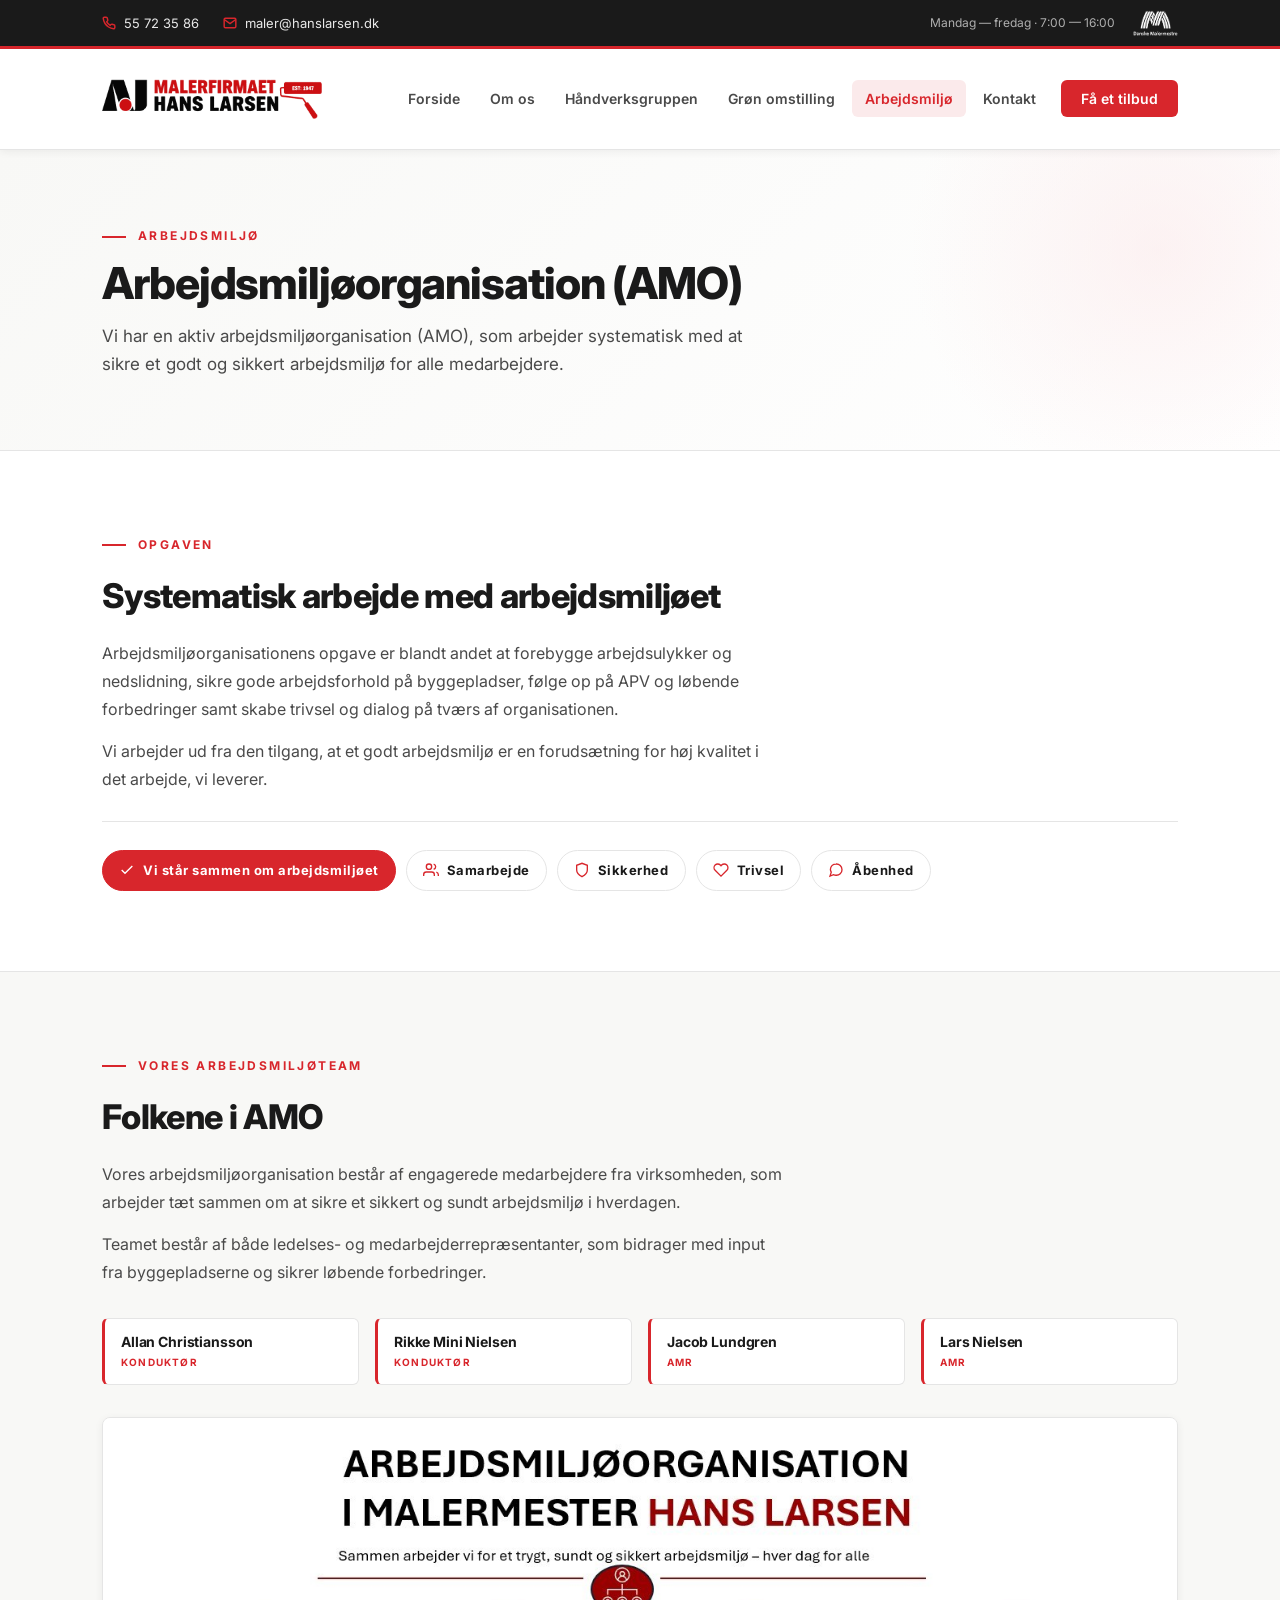
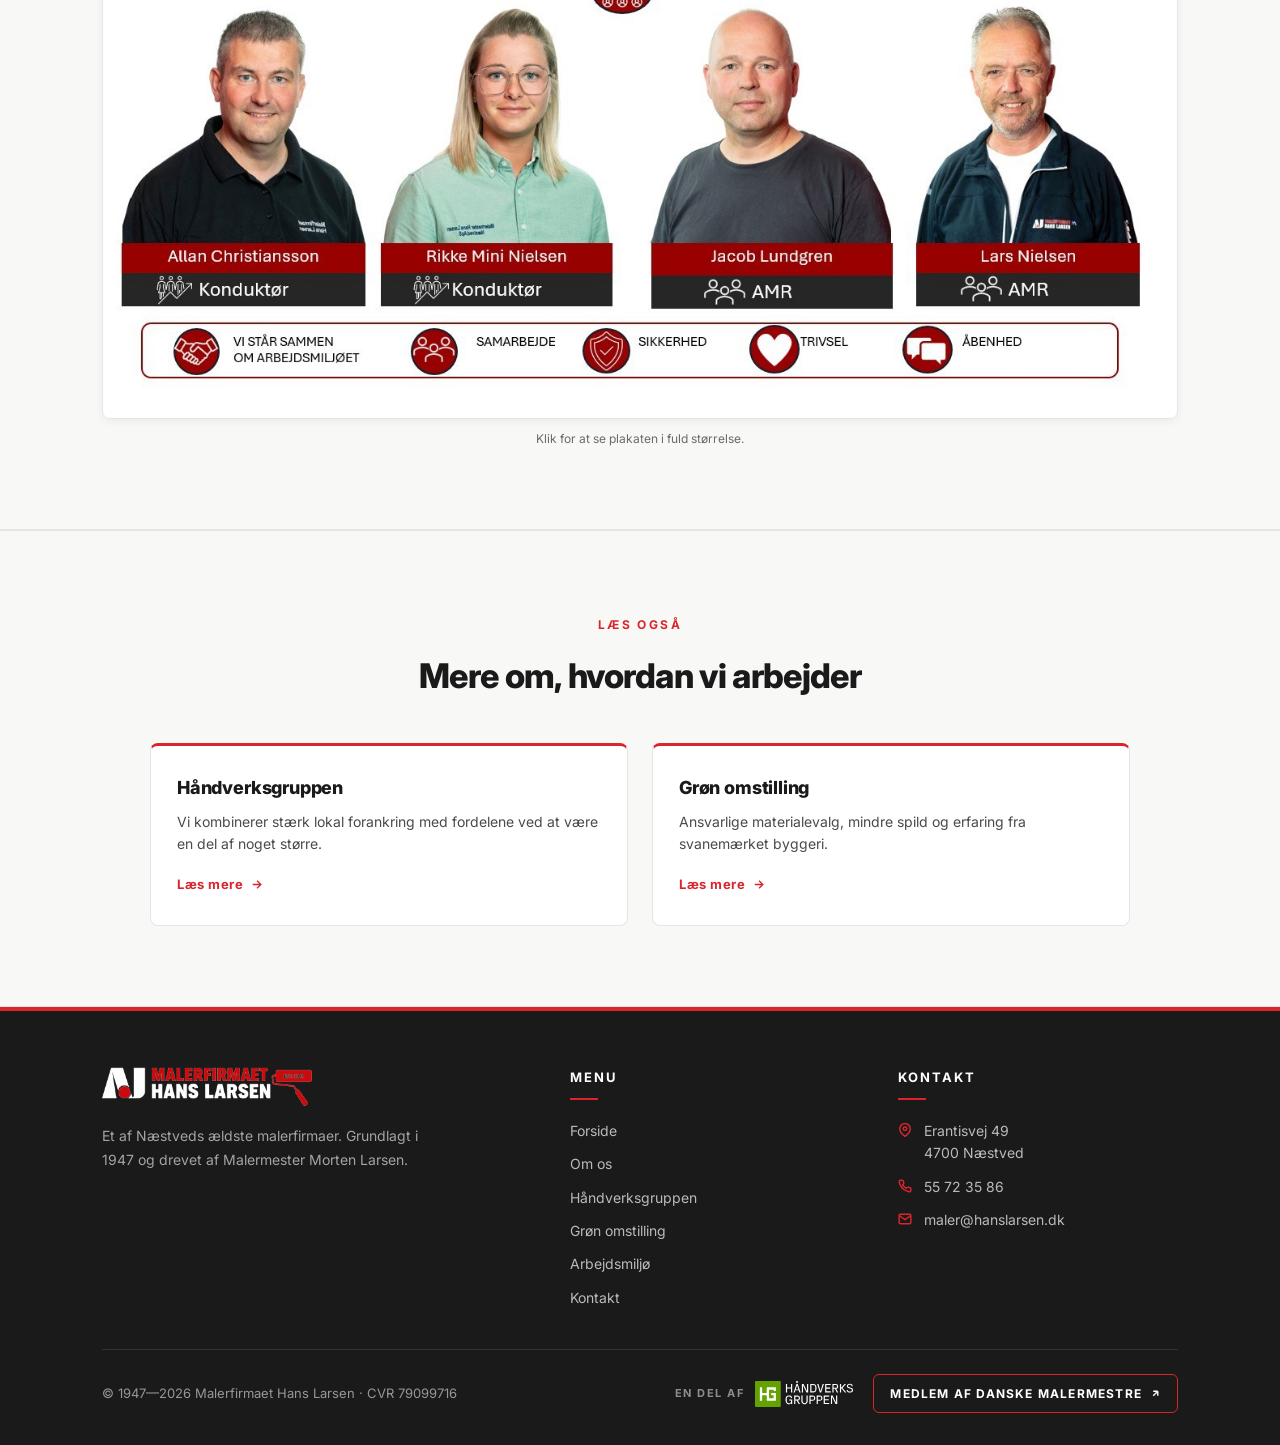
<file: arbejdsmiljoe/index.html>
<!DOCTYPE html>
<html lang="da">
<head>
<meta charset="UTF-8">
<meta name="viewport" content="width=device-width, initial-scale=1.0">

<!-- Primary Meta Tags -->
<title>Arbejdsmiljø (AMO) — Malermester Hans Larsen ApS | Næstved</title>
<meta name="title" content="Arbejdsmiljø (AMO) — Malermester Hans Larsen ApS | Næstved">
<meta name="description" content="Vi har en aktiv arbejdsmiljøorganisation (AMO), som arbejder systematisk med at forebygge arbejdsulykker og nedslidning, sikre gode arbejdsforhold på byggepladser og skabe trivsel på tværs af organisationen.">
<meta name="keywords" content="arbejdsmiljø malerfirma, AMO malerfirma, arbejdsmiljøorganisation næstved, APV malerfirma, sikkerhed byggeplads maler">
<meta name="author" content="Malerfirmaet Hans Larsen">
<meta name="robots" content="noindex">
<link rel="canonical" href="https://www.hanslarsen.dk/arbejdsmiljoe/">

<!-- Open Graph / Facebook -->
<meta property="og:type" content="website">
<meta property="og:url" content="https://www.hanslarsen.dk/arbejdsmiljoe/">
<meta property="og:title" content="Arbejdsmiljøorganisation (AMO) — Malermester Hans Larsen ApS">
<meta property="og:description" content="Et godt arbejdsmiljø er en forudsætning for høj kvalitet i det arbejde, vi leverer.">
<meta property="og:image" content="https://www.hanslarsen.dk/images/hold.jpg">
<meta property="og:image:width" content="1260">
<meta property="og:image:height" content="900">
<meta property="og:image:alt" content="Hele holdet fra Malerfirmaet Hans Larsen foran firmaets biler i Næstved">
<meta property="og:locale" content="da_DK">
<meta property="og:site_name" content="Malerfirmaet Hans Larsen">

<!-- Twitter -->
<meta name="twitter:card" content="summary_large_image">
<meta name="twitter:title" content="Arbejdsmiljøorganisation (AMO) — Malermester Hans Larsen ApS">
<meta name="twitter:description" content="Et godt arbejdsmiljø er en forudsætning for høj kvalitet i det arbejde, vi leverer.">
<meta name="twitter:image" content="https://www.hanslarsen.dk/images/hold.jpg">

<!-- Favicon -->
<link rel="icon" type="image/png" href="../hanslarsenlogo.png">
<link rel="apple-touch-icon" href="../hanslarsenlogo.png">

<!-- Fonts -->
<link rel="preconnect" href="https://fonts.googleapis.com">
<link rel="preconnect" href="https://fonts.gstatic.com" crossorigin>
<link href="https://fonts.googleapis.com/css2?family=Inter:wght@400;500;600;700;800&display=swap" rel="stylesheet">

<meta name="theme-color" content="#D8262C">

<!-- Stylesheet -->
<link rel="stylesheet" href="../styles.css">

<!-- The reveal animations need JS. Without it the page must still be readable. -->
<noscript><style>.reveal,.reveal-left,.reveal-right,.reveal-stagger > *{opacity:1 !important;transform:none !important;}</style></noscript>
<script type="application/ld+json">
{
  "@context": "https://schema.org",
  "@type": "WebPage",
  "name": "Arbejdsmiljøorganisation (AMO) — Malermester Hans Larsen ApS",
  "description": "Malermester Hans Larsen ApS har en aktiv arbejdsmiljøorganisation, som arbejder systematisk med at sikre et godt og sikkert arbejdsmiljø for alle medarbejdere.",
  "url": "https://www.hanslarsen.dk/arbejdsmiljoe/",
  "about": {
    "@type": "LocalBusiness",
    "name": "Malerfirmaet Hans Larsen",
    "url": "https://www.hanslarsen.dk/"
  }
}
</script>
</head>
<body>

<a href="#main" class="skip-link">Spring til indhold</a>

<!-- TOPBAR -->
<div class="topbar">
  <div class="container topbar-inner">
    <div class="topbar-info">
      <a href="tel:+4555723586" aria-label="Ring til os">
        <svg width="14" height="14" viewBox="0 0 24 24" fill="none" stroke="currentColor" stroke-width="2.5" aria-hidden="true"><path d="M22 16.92v3a2 2 0 01-2.18 2 19.79 19.79 0 01-8.63-3.07 19.5 19.5 0 01-6-6 19.79 19.79 0 01-3.07-8.67A2 2 0 014.11 2h3a2 2 0 012 1.72 12.84 12.84 0 00.7 2.81 2 2 0 01-.45 2.11L8.09 9.91a16 16 0 006 6l1.27-1.27a2 2 0 012.11-.45 12.84 12.84 0 002.81.7A2 2 0 0122 16.92z"/></svg>
        55 72 35 86
      </a>
      <a href="mailto:maler@hanslarsen.dk" aria-label="Send os en e-mail">
        <svg width="14" height="14" viewBox="0 0 24 24" fill="none" stroke="currentColor" stroke-width="2.5" aria-hidden="true"><path d="M4 4h16c1.1 0 2 .9 2 2v12c0 1.1-.9 2-2 2H4c-1.1 0-2-.9-2-2V6c0-1.1.9-2 2-2z"/><polyline points="22,6 12,13 2,6"/></svg>
        maler@hanslarsen.dk
      </a>
    </div>
    <div class="topbar-extras">
      <span class="topbar-meta">Mandag — fredag · 7:00 — 16:00</span>
      <a href="https://malermestre.dk/" target="_blank" rel="noopener" class="topbar-malermestre" title="Medlem af Danske Malermestre">
        <img src="../images/malermestre.png" alt="Danske Malermestre" width="113" height="65" />
      </a>
    </div>
  </div>
</div>

<!-- NAV -->
<nav role="navigation" aria-label="Hovednavigation">
  <div class="container nav-inner">
    <a href="../" class="logo" aria-label="Forside">
      <div class="logo-mark">
        <img src="../hanslarsenlogo.png" alt="Malerfirmaet Hans Larsen" width="660" height="122" />
      </div>
    </a>
    <button class="menu-toggle" id="menuToggle" aria-label="Åbn menu" aria-expanded="false" aria-controls="navMenu">
      <svg class="icon-open" width="24" height="24" viewBox="0 0 24 24" fill="none" stroke="currentColor" stroke-width="2.5" aria-hidden="true"><path d="M4 6h16M4 12h16M4 18h16"/></svg>
      <svg class="icon-close" width="24" height="24" viewBox="0 0 24 24" fill="none" stroke="currentColor" stroke-width="2.5" aria-hidden="true"><path d="M6 6l12 12M6 18L18 6"/></svg>
    </button>
    <ul class="nav-menu" id="navMenu">
      <li><a href="../">Forside</a></li>
      <li><a href="../om-os/">Om os</a></li>
      <li><a href="../haandverksgruppen/">Håndverksgruppen</a></li>
      <li><a href="../groen-omstilling/">Grøn omstilling</a></li>
      <li><a href="../arbejdsmiljoe/" class="active" aria-current="page">Arbejdsmiljø</a></li>
      <li><a href="../kontakt/">Kontakt</a></li>
      <li><a href="../kontakt/" class="nav-cta">Få et tilbud</a></li>
    </ul>
  </div>
</nav>

<main id="main">

<section class="page-header">
  <div class="container">
    <span class="page-tag">Arbejdsmiljø</span>
    <h1>Arbejdsmiljøorganisation (AMO)</h1>
    <p>Vi har en aktiv arbejdsmiljøorganisation (AMO), som arbejder systematisk med at sikre et godt og sikkert arbejdsmiljø for alle medarbejdere.</p>
  </div>
</section>

<!-- OPGAVEN -->
<section aria-labelledby="amo-opgave-title">
  <div class="container">
    <div class="section-head reveal" style="margin-bottom: 24px;">
      <span class="section-tag">Opgaven</span>
      <h2 id="amo-opgave-title" class="section-title" style="margin-top: 8px;">Systematisk arbejde med arbejdsmiljøet</h2>
    </div>
    <div class="amo-intro reveal">
      <p>Arbejdsmiljøorganisationens opgave er blandt andet at forebygge arbejdsulykker og nedslidning, sikre gode arbejdsforhold på byggepladser, følge op på APV og løbende forbedringer samt skabe trivsel og dialog på tværs af organisationen.</p>
      <p>Vi arbejder ud fra den tilgang, at et godt arbejdsmiljø er en forudsætning for høj kvalitet i det arbejde, vi leverer.</p>
    </div>
    <div class="amo-values reveal">
      <span class="lead"><svg width="16" height="16" viewBox="0 0 24 24" fill="none" stroke="currentColor" stroke-width="2" aria-hidden="true"><path d="M20 6L9 17l-5-5"/></svg>Vi står sammen om arbejdsmiljøet</span>
      <span><svg width="16" height="16" viewBox="0 0 24 24" fill="none" stroke="currentColor" stroke-width="2" aria-hidden="true"><path d="M17 21v-2a4 4 0 00-4-4H5a4 4 0 00-4 4v2"/><circle cx="9" cy="7" r="4"/><path d="M23 21v-2a4 4 0 00-3-3.87M16 3.13a4 4 0 010 7.75"/></svg>Samarbejde</span>
      <span><svg width="16" height="16" viewBox="0 0 24 24" fill="none" stroke="currentColor" stroke-width="2" aria-hidden="true"><path d="M12 22s8-4 8-10V5l-8-3-8 3v7c0 6 8 10 8 10z"/></svg>Sikkerhed</span>
      <span><svg width="16" height="16" viewBox="0 0 24 24" fill="none" stroke="currentColor" stroke-width="2" aria-hidden="true"><path d="M20.8 4.6a5.5 5.5 0 00-7.8 0L12 5.7l-1-1.1a5.5 5.5 0 00-7.8 7.8l8.8 8.8 8.8-8.8a5.5 5.5 0 000-7.8z"/></svg>Trivsel</span>
      <span><svg width="16" height="16" viewBox="0 0 24 24" fill="none" stroke="currentColor" stroke-width="2" aria-hidden="true"><path d="M21 11.5a8.4 8.4 0 01-9 8.4 8.5 8.5 0 01-3.8-.9L3 21l1.9-5.7A8.4 8.4 0 013.6 11 8.5 8.5 0 0112 3a8.4 8.4 0 019 8.5z"/></svg>Åbenhed</span>
    </div>
  </div>
</section>

<!-- TEAMET -->
<section class="alt" aria-labelledby="amo-team-title">
  <div class="container">
    <div class="section-head reveal" style="margin-bottom: 24px;">
      <span class="section-tag">Vores arbejdsmiljøteam</span>
      <h2 id="amo-team-title" class="section-title" style="margin-top: 8px;">Folkene i AMO</h2>
    </div>
    <div class="amo-intro reveal">
      <p>Vores arbejdsmiljøorganisation består af engagerede medarbejdere fra virksomheden, som arbejder tæt sammen om at sikre et sikkert og sundt arbejdsmiljø i hverdagen.</p>
      <p>Teamet består af både ledelses- og medarbejderrepræsentanter, som bidrager med input fra byggepladserne og sikrer løbende forbedringer.</p>
    </div>
    <div class="amo-roster reveal-stagger">
      <div class="amo-person">
        <div class="navn">Allan Christiansson</div>
        <div class="rolle">Konduktør</div>
      </div>
      <div class="amo-person">
        <div class="navn">Rikke Mini Nielsen</div>
        <div class="rolle">Konduktør</div>
      </div>
      <div class="amo-person">
        <div class="navn">Jacob Lundgren</div>
        <div class="rolle">AMR</div>
      </div>
      <div class="amo-person">
        <div class="navn">Lars Nielsen</div>
        <div class="rolle">AMR</div>
      </div>
    </div>
    <figure class="amo-figure reveal">
      <a href="../images/amo-plakat.jpg" target="_blank" rel="noopener" aria-label="Åbn plakaten over arbejdsmiljøorganisationen i fuld størrelse">
        <img src="../images/amo-plakat.jpg" alt="Plakat over arbejdsmiljøorganisationen i Malermester Hans Larsen med Allan Christiansson, Rikke Mini Nielsen, Jacob Lundgren og Lars Nielsen" loading="lazy" width="1326" height="741">
      </a>
      <figcaption>Klik for at se plakaten i fuld størrelse.</figcaption>
    </figure>
  </div>
</section>

<!-- UNDERSIDER -->
<section class="alt" aria-labelledby="undersider-title">
  <div class="container">
    <div class="section-head center reveal">
      <span class="section-tag">Læs også</span>
      <h2 id="undersider-title" class="section-title" style="margin-top: 8px;">Mere om, hvordan vi arbejder</h2>
    </div>
    <div class="undersider-grid reveal-stagger">
      <a class="undersider-kort" href="../haandverksgruppen/">
        <h3>Håndverksgruppen</h3>
        <p>Vi kombinerer stærk lokal forankring med fordelene ved at være en del af noget større.</p>
        <span class="undersider-link">Læs mere <svg width="13" height="13" viewBox="0 0 24 24" fill="none" stroke="currentColor" stroke-width="2.5" aria-hidden="true"><path d="M5 12h14M13 5l7 7-7 7"/></svg></span>
      </a>
      <a class="undersider-kort" href="../groen-omstilling/">
        <h3>Grøn omstilling</h3>
        <p>Ansvarlige materialevalg, mindre spild og erfaring fra svanemærket byggeri.</p>
        <span class="undersider-link">Læs mere <svg width="13" height="13" viewBox="0 0 24 24" fill="none" stroke="currentColor" stroke-width="2.5" aria-hidden="true"><path d="M5 12h14M13 5l7 7-7 7"/></svg></span>
      </a>
    </div>
  </div>
</section>

</main>

<!-- FOOTER -->
<footer role="contentinfo">
  <div class="container">
    <div class="footer-grid">
      <div class="footer-brand">
        <div class="footer-logo">
          <img src="../images/logo-hvid.png" alt="Malerfirmaet Hans Larsen" width="660" height="122" loading="lazy" />
        </div>
        <p>Et af Næstveds ældste malerfirmaer. Grundlagt i 1947 og drevet af Malermester Morten Larsen.</p>
      </div>
      <div class="footer-col">
        <h2>Menu</h2>
        <ul class="footer-list">
          <li><a href="../">Forside</a></li>
          <li><a href="../om-os/">Om os</a></li>
          <li><a href="../haandverksgruppen/">Håndverksgruppen</a></li>
          <li><a href="../groen-omstilling/">Grøn omstilling</a></li>
          <li><a href="../arbejdsmiljoe/">Arbejdsmiljø</a></li>
          <li><a href="../kontakt/">Kontakt</a></li>
        </ul>
      </div>
      <div class="footer-col">
        <h2>Kontakt</h2>
        <ul class="footer-list">
          <li class="icon-row">
            <svg width="14" height="14" viewBox="0 0 24 24" fill="none" stroke="currentColor" stroke-width="2.5" aria-hidden="true"><path d="M21 10c0 7-9 13-9 13s-9-6-9-13a9 9 0 0118 0z"/><circle cx="12" cy="10" r="3"/></svg>
            <span>Erantisvej 49<br>4700 Næstved</span>
          </li>
          <li class="icon-row">
            <svg width="14" height="14" viewBox="0 0 24 24" fill="none" stroke="currentColor" stroke-width="2.5" aria-hidden="true"><path d="M22 16.92v3a2 2 0 01-2.18 2 19.79 19.79 0 01-8.63-3.07 19.5 19.5 0 01-6-6 19.79 19.79 0 01-3.07-8.67A2 2 0 014.11 2h3a2 2 0 012 1.72 12.84 12.84 0 00.7 2.81 2 2 0 01-.45 2.11L8.09 9.91a16 16 0 006 6l1.27-1.27a2 2 0 012.11-.45 12.84 12.84 0 002.81.7A2 2 0 0122 16.92z"/></svg>
            <a href="tel:+4555723586">55 72 35 86</a>
          </li>
          <li class="icon-row">
            <svg width="14" height="14" viewBox="0 0 24 24" fill="none" stroke="currentColor" stroke-width="2.5" aria-hidden="true"><path d="M4 4h16c1.1 0 2 .9 2 2v12c0 1.1-.9 2-2 2H4c-1.1 0-2-.9-2-2V6c0-1.1.9-2 2-2z"/><polyline points="22,6 12,13 2,6"/></svg>
            <a href="mailto:maler@hanslarsen.dk">maler@hanslarsen.dk</a>
          </li>
        </ul>
      </div>
    </div>
    <div class="footer-bottom">
      <div class="footer-meta">© 1947—2026 Malerfirmaet Hans Larsen · CVR 79099716</div>
      <div class="footer-badges">
        <a href="https://www.handverksgruppen.com/da" target="_blank" rel="noopener" class="footer-hg" title="Vi er en del af Håndverksgruppen">
          <span>En del af</span>
          <img src="../images/handverksgruppen-hvid.svg" alt="Håndverksgruppen" width="943" height="248" loading="lazy" />
        </a>
        <a href="https://malermestre.dk/" target="_blank" rel="noopener" class="footer-link">
          Medlem af Danske Malermestre
          <svg width="11" height="11" viewBox="0 0 24 24" fill="none" stroke="currentColor" stroke-width="3" aria-hidden="true"><path d="M7 17L17 7M17 7H7M17 7V17"/></svg>
        </a>
      </div>
    </div>
  </div>
</footer>

<script src="../script.js"></script>
</body>
</html>
</file>
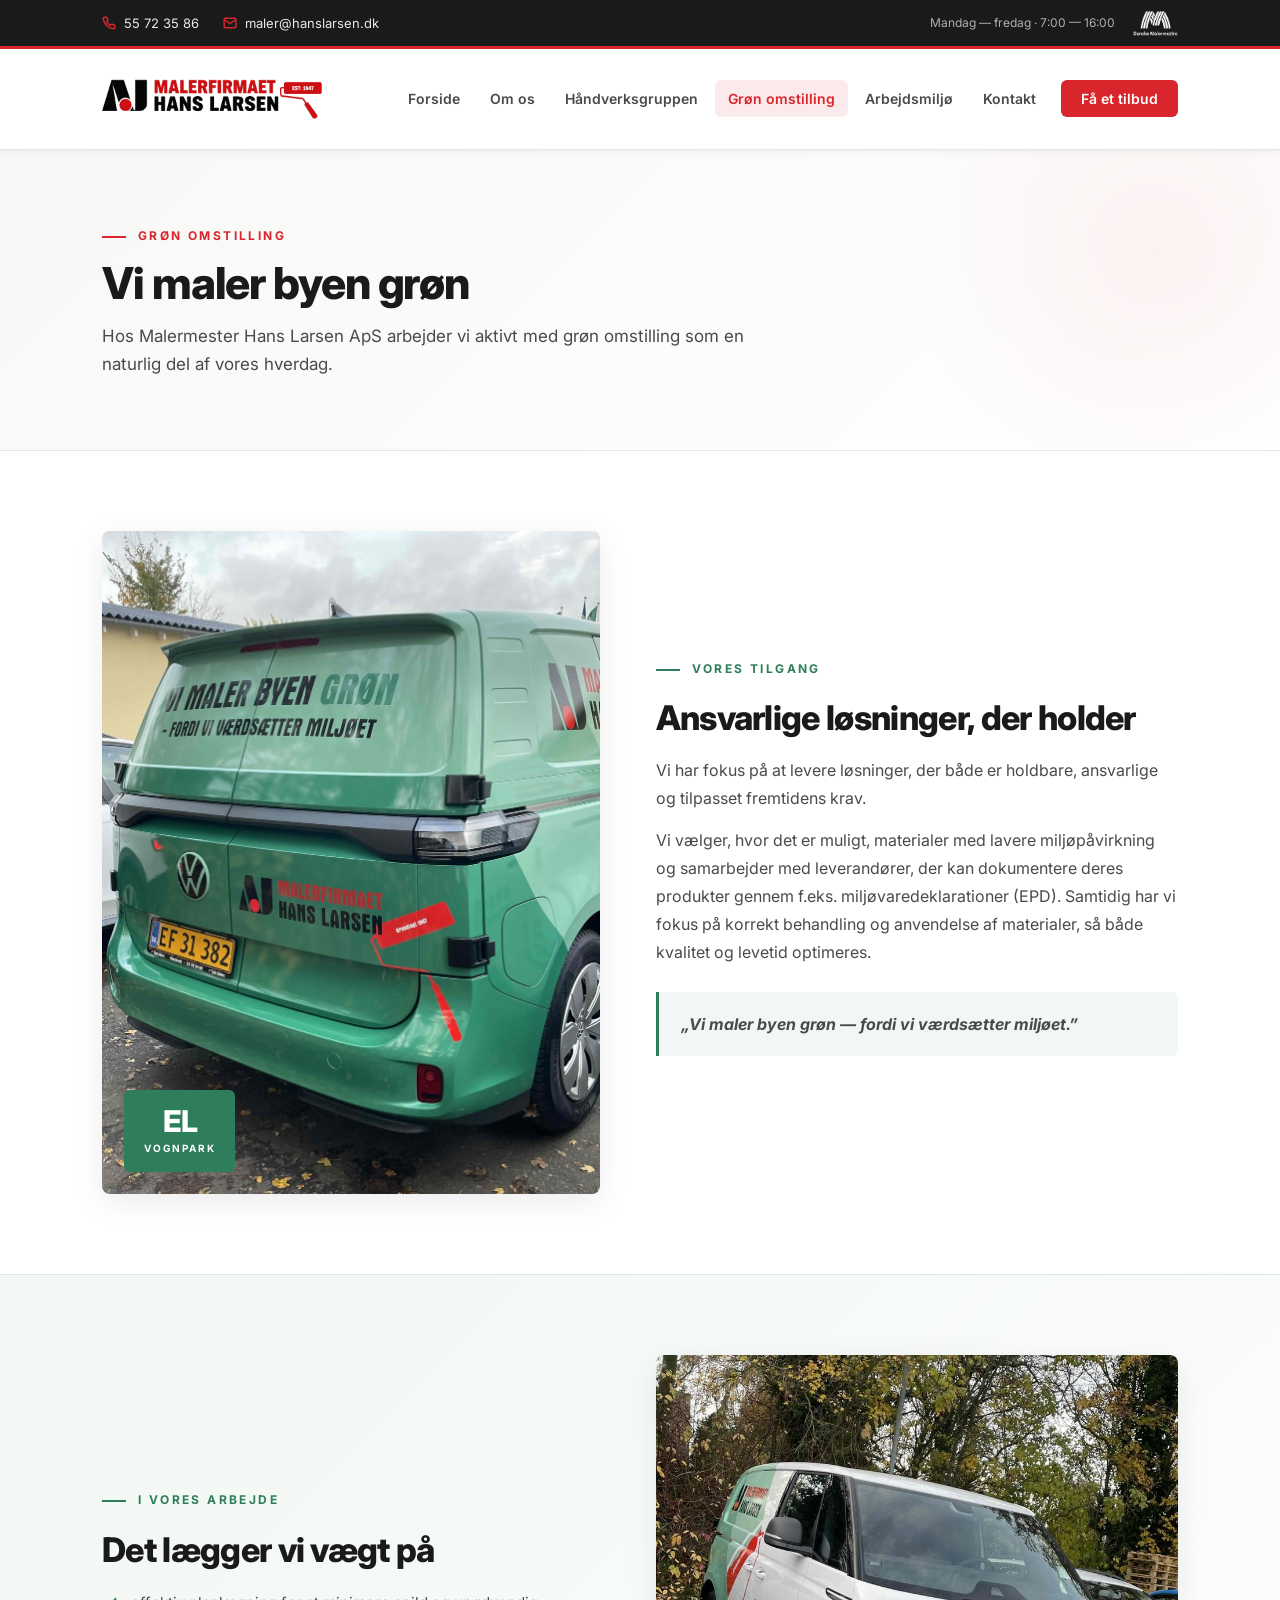
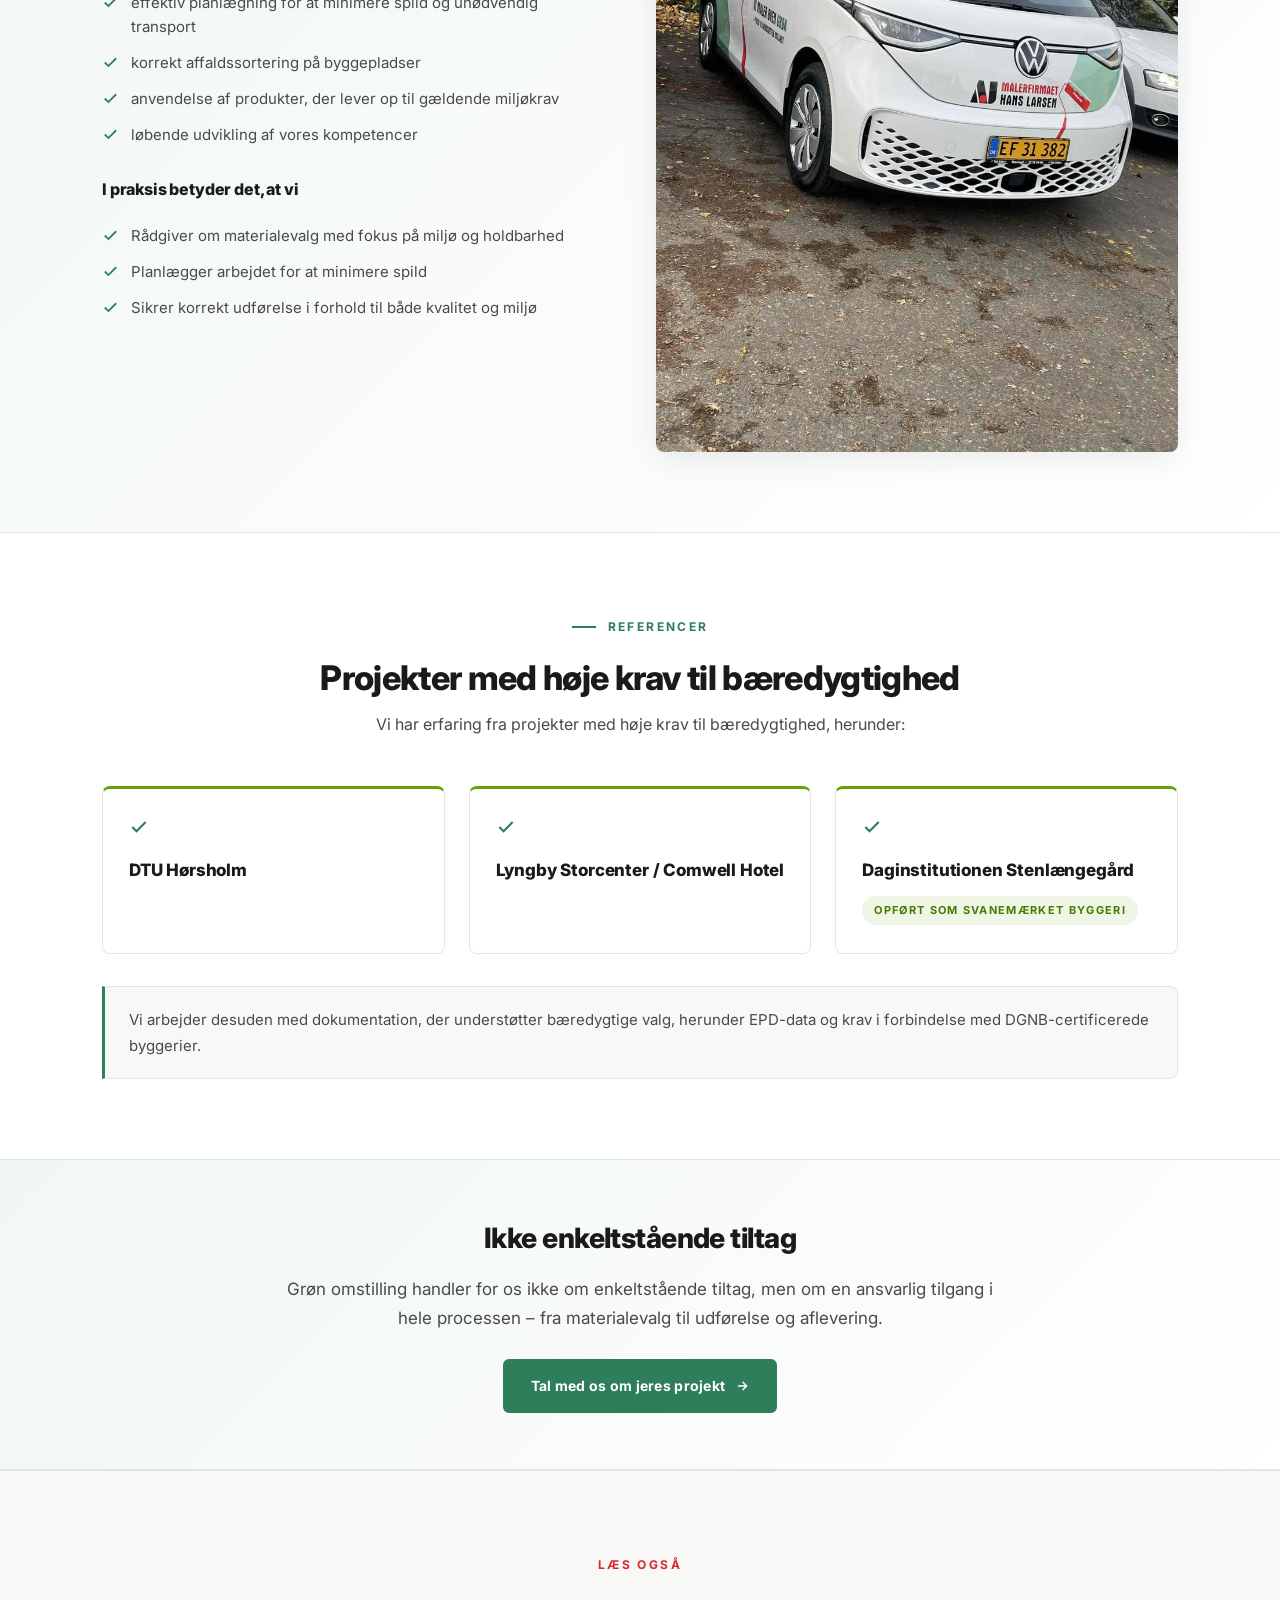
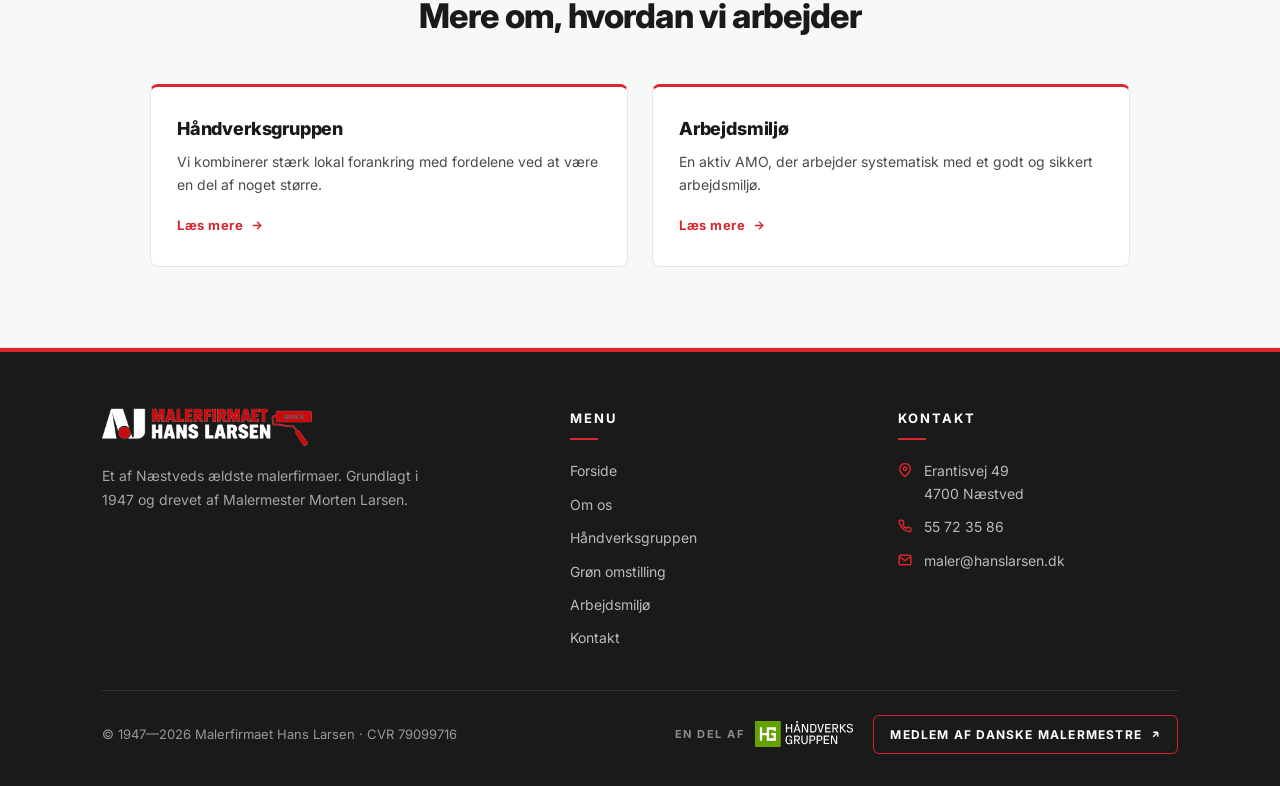
<file: groen-omstilling/index.html>
<!DOCTYPE html>
<html lang="da">
<head>
<meta charset="UTF-8">
<meta name="viewport" content="width=device-width, initial-scale=1.0">

<!-- Primary Meta Tags -->
<title>Grøn omstilling — Malermester Hans Larsen ApS | Næstved</title>
<meta name="title" content="Grøn omstilling — Malermester Hans Larsen ApS | Næstved">
<meta name="description" content="Sådan arbejder Malermester Hans Larsen ApS med grøn omstilling: materialer med lavere miljøpåvirkning dokumenteret med EPD, minimering af spild, korrekt affaldssortering og erfaring fra svanemærket og DGNB-certificeret byggeri.">
<meta name="keywords" content="grøn omstilling malerfirma, bæredygtigt malerarbejde, EPD maling, svanemærket byggeri maler, DGNB maler, miljøvenlig maler næstved">
<meta name="author" content="Malerfirmaet Hans Larsen">
<meta name="robots" content="noindex">
<link rel="canonical" href="https://www.hanslarsen.dk/groen-omstilling/">

<!-- Open Graph / Facebook -->
<meta property="og:type" content="website">
<meta property="og:url" content="https://www.hanslarsen.dk/groen-omstilling/">
<meta property="og:title" content="Grøn omstilling — Malermester Hans Larsen ApS">
<meta property="og:description" content="Grøn omstilling handler for os ikke om enkeltstående tiltag, men om en ansvarlig tilgang i hele processen — fra materialevalg til udførelse og aflevering.">
<meta property="og:image" content="https://www.hanslarsen.dk/images/hold.jpg">
<meta property="og:image:width" content="1260">
<meta property="og:image:height" content="900">
<meta property="og:image:alt" content="Hele holdet fra Malerfirmaet Hans Larsen foran firmaets biler i Næstved">
<meta property="og:locale" content="da_DK">
<meta property="og:site_name" content="Malerfirmaet Hans Larsen">

<!-- Twitter -->
<meta name="twitter:card" content="summary_large_image">
<meta name="twitter:title" content="Grøn omstilling — Malermester Hans Larsen ApS">
<meta name="twitter:description" content="Grøn omstilling handler for os ikke om enkeltstående tiltag, men om en ansvarlig tilgang i hele processen — fra materialevalg til udførelse og aflevering.">
<meta name="twitter:image" content="https://www.hanslarsen.dk/images/hold.jpg">

<!-- Favicon -->
<link rel="icon" type="image/png" href="../hanslarsenlogo.png">
<link rel="apple-touch-icon" href="../hanslarsenlogo.png">

<!-- Fonts -->
<link rel="preconnect" href="https://fonts.googleapis.com">
<link rel="preconnect" href="https://fonts.gstatic.com" crossorigin>
<link href="https://fonts.googleapis.com/css2?family=Inter:wght@400;500;600;700;800&display=swap" rel="stylesheet">

<meta name="theme-color" content="#D8262C">

<!-- Stylesheet -->
<link rel="stylesheet" href="../styles.css">

<!-- Page-specific styles -->
<style>
.ref-grid {
  display: grid;
  grid-template-columns: repeat(3, 1fr);
  gap: 24px;
}
.ref-card {
  background: white;
  border: 1px solid var(--gray-200);
  border-top: 3px solid var(--hg-green);
  border-radius: 8px;
  padding: 28px 26px;
  transition: all 0.3s var(--transition);
}
.ref-card:hover {
  transform: translateY(-4px);
  box-shadow: var(--shadow);
}
.ref-card h3 {
  font-size: 17px;
  font-weight: 800;
  letter-spacing: -0.01em;
  line-height: 1.35;
}
.ref-icon {
  color: #2E7D5B;
  margin-bottom: 14px;
}
.ref-badge {
  display: inline-block;
  margin-top: 14px;
  font-size: 11px;
  font-weight: 700;
  letter-spacing: 0.12em;
  text-transform: uppercase;
  color: var(--hg-green-dark);
  background: rgba(100,162,2,0.1);
  border-radius: 99px;
  padding: 6px 12px;
}

@media (max-width: 960px) {
  .ref-grid { grid-template-columns: 1fr; gap: 16px; }
}
</style>

<!-- The reveal animations need JS. Without it the page must still be readable. -->
<noscript><style>.reveal,.reveal-left,.reveal-right,.reveal-stagger > *{opacity:1 !important;transform:none !important;}</style></noscript>
<script type="application/ld+json">
{
  "@context": "https://schema.org",
  "@type": "WebPage",
  "name": "Grøn omstilling — Malermester Hans Larsen ApS",
  "description": "Sådan arbejder Malermester Hans Larsen ApS med grøn omstilling: materialevalg dokumenteret med EPD, minimering af spild, affaldssortering og erfaring fra svanemærket og DGNB-certificeret byggeri.",
  "url": "https://www.hanslarsen.dk/groen-omstilling/",
  "about": {
    "@type": "LocalBusiness",
    "name": "Malerfirmaet Hans Larsen",
    "url": "https://www.hanslarsen.dk/"
  }
}
</script>
</head>
<body>

<a href="#main" class="skip-link">Spring til indhold</a>

<!-- TOPBAR -->
<div class="topbar">
  <div class="container topbar-inner">
    <div class="topbar-info">
      <a href="tel:+4555723586" aria-label="Ring til os">
        <svg width="14" height="14" viewBox="0 0 24 24" fill="none" stroke="currentColor" stroke-width="2.5" aria-hidden="true"><path d="M22 16.92v3a2 2 0 01-2.18 2 19.79 19.79 0 01-8.63-3.07 19.5 19.5 0 01-6-6 19.79 19.79 0 01-3.07-8.67A2 2 0 014.11 2h3a2 2 0 012 1.72 12.84 12.84 0 00.7 2.81 2 2 0 01-.45 2.11L8.09 9.91a16 16 0 006 6l1.27-1.27a2 2 0 012.11-.45 12.84 12.84 0 002.81.7A2 2 0 0122 16.92z"/></svg>
        55 72 35 86
      </a>
      <a href="mailto:maler@hanslarsen.dk" aria-label="Send os en e-mail">
        <svg width="14" height="14" viewBox="0 0 24 24" fill="none" stroke="currentColor" stroke-width="2.5" aria-hidden="true"><path d="M4 4h16c1.1 0 2 .9 2 2v12c0 1.1-.9 2-2 2H4c-1.1 0-2-.9-2-2V6c0-1.1.9-2 2-2z"/><polyline points="22,6 12,13 2,6"/></svg>
        maler@hanslarsen.dk
      </a>
    </div>
    <div class="topbar-extras">
      <span class="topbar-meta">Mandag — fredag · 7:00 — 16:00</span>
      <a href="https://malermestre.dk/" target="_blank" rel="noopener" class="topbar-malermestre" title="Medlem af Danske Malermestre">
        <img src="../images/malermestre.png" alt="Danske Malermestre" width="113" height="65" />
      </a>
    </div>
  </div>
</div>

<!-- NAV -->
<nav role="navigation" aria-label="Hovednavigation">
  <div class="container nav-inner">
    <a href="../" class="logo" aria-label="Forside">
      <div class="logo-mark">
        <img src="../hanslarsenlogo.png" alt="Malerfirmaet Hans Larsen" width="660" height="122" />
      </div>
    </a>
    <button class="menu-toggle" id="menuToggle" aria-label="Åbn menu" aria-expanded="false" aria-controls="navMenu">
      <svg class="icon-open" width="24" height="24" viewBox="0 0 24 24" fill="none" stroke="currentColor" stroke-width="2.5" aria-hidden="true"><path d="M4 6h16M4 12h16M4 18h16"/></svg>
      <svg class="icon-close" width="24" height="24" viewBox="0 0 24 24" fill="none" stroke="currentColor" stroke-width="2.5" aria-hidden="true"><path d="M6 6l12 12M6 18L18 6"/></svg>
    </button>
    <ul class="nav-menu" id="navMenu">
      <li><a href="../">Forside</a></li>
      <li><a href="../om-os/">Om os</a></li>
      <li><a href="../haandverksgruppen/">Håndverksgruppen</a></li>
      <li><a href="../groen-omstilling/" class="active" aria-current="page">Grøn omstilling</a></li>
      <li><a href="../arbejdsmiljoe/">Arbejdsmiljø</a></li>
      <li><a href="../kontakt/">Kontakt</a></li>
      <li><a href="../kontakt/" class="nav-cta">Få et tilbud</a></li>
    </ul>
  </div>
</nav>

<main id="main">

<section class="page-header">
  <div class="container">
    <span class="page-tag">Grøn omstilling</span>
    <h1>Vi maler byen grøn</h1>
    <p>Hos Malermester Hans Larsen ApS arbejder vi aktivt med grøn omstilling som en naturlig del af vores hverdag.</p>
  </div>
</section>

<!-- INTRO -->
<section aria-labelledby="groen-intro-title">
  <div class="container">
    <div class="split">
      <div class="split-media portrait reveal-left">
        <img src="../images/elbil-bag.jpg" alt="Grøn elvarebil med teksten „Vi maler byen grøn — fordi vi værdsætter miljøet”" loading="lazy" width="900" height="1200">
        <div class="media-badge green">
          <div class="num">EL</div>
          <div class="label">Vognpark</div>
        </div>
      </div>
      <div class="split-content reveal-right">
        <span class="green-tag">Vores tilgang</span>
        <h2 id="groen-intro-title" class="section-title" style="margin-top: 6px; margin-bottom: 18px;">Ansvarlige løsninger, der holder</h2>
        <p>Vi har fokus på at levere løsninger, der både er holdbare, ansvarlige og tilpasset fremtidens krav.</p>
        <p>Vi vælger, hvor det er muligt, materialer med lavere miljøpåvirkning og samarbejder med leverandører, der kan dokumentere deres produkter gennem f.eks. miljøvaredeklarationer (EPD). Samtidig har vi fokus på korrekt behandling og anvendelse af materialer, så både kvalitet og levetid optimeres.</p>
        <p class="green-quote">„Vi maler byen grøn — fordi vi værdsætter miljøet.”</p>
      </div>
    </div>
  </div>
</section>

<!-- HVAD VI LÆGGER VÆGT PÅ -->
<section class="green-band" aria-labelledby="vaegt-title">
  <div class="container">
    <div class="split reverse">
      <div class="split-media portrait reveal-right">
        <img src="../images/elbil-front.jpg" alt="Malermester Hans Larsens hvide elvarebil set forfra" loading="lazy" width="900" height="1200">
      </div>
      <div class="split-content reveal-left">
        <span class="green-tag">I vores arbejde</span>
        <h2 id="vaegt-title" class="section-title" style="margin-top: 6px; margin-bottom: 18px;">Det lægger vi vægt på</h2>
        <ul class="green-points">
          <li><svg width="17" height="17" viewBox="0 0 24 24" fill="none" stroke="currentColor" stroke-width="2.5" aria-hidden="true"><path d="M20 6L9 17l-5-5"/></svg><span>effektiv planlægning for at minimere spild og unødvendig transport</span></li>
          <li><svg width="17" height="17" viewBox="0 0 24 24" fill="none" stroke="currentColor" stroke-width="2.5" aria-hidden="true"><path d="M20 6L9 17l-5-5"/></svg><span>korrekt affaldssortering på byggepladser</span></li>
          <li><svg width="17" height="17" viewBox="0 0 24 24" fill="none" stroke="currentColor" stroke-width="2.5" aria-hidden="true"><path d="M20 6L9 17l-5-5"/></svg><span>anvendelse af produkter, der lever op til gældende miljøkrav</span></li>
          <li><svg width="17" height="17" viewBox="0 0 24 24" fill="none" stroke="currentColor" stroke-width="2.5" aria-hidden="true"><path d="M20 6L9 17l-5-5"/></svg><span>løbende udvikling af vores kompetencer</span></li>
        </ul>
        <h3 class="groen-subhead">I praksis betyder det, at vi</h3>
        <ul class="green-points">
          <li><svg width="17" height="17" viewBox="0 0 24 24" fill="none" stroke="currentColor" stroke-width="2.5" aria-hidden="true"><path d="M20 6L9 17l-5-5"/></svg><span>Rådgiver om materialevalg med fokus på miljø og holdbarhed</span></li>
          <li><svg width="17" height="17" viewBox="0 0 24 24" fill="none" stroke="currentColor" stroke-width="2.5" aria-hidden="true"><path d="M20 6L9 17l-5-5"/></svg><span>Planlægger arbejdet for at minimere spild</span></li>
          <li><svg width="17" height="17" viewBox="0 0 24 24" fill="none" stroke="currentColor" stroke-width="2.5" aria-hidden="true"><path d="M20 6L9 17l-5-5"/></svg><span>Sikrer korrekt udførelse i forhold til både kvalitet og miljø</span></li>
        </ul>
      </div>
    </div>
  </div>
</section>

<!-- REFERENCER -->
<section aria-labelledby="ref-title">
  <div class="container">
    <div class="section-head center reveal">
      <span class="green-tag">Referencer</span>
      <h2 id="ref-title" class="section-title" style="margin-top: 8px;">Projekter med høje krav til bæredygtighed</h2>
      <p>Vi har erfaring fra projekter med høje krav til bæredygtighed, herunder:</p>
    </div>
    <div class="ref-grid reveal-stagger">
      <div class="ref-card">
        <svg class="ref-icon" width="20" height="20" viewBox="0 0 24 24" fill="none" stroke="currentColor" stroke-width="2.5" aria-hidden="true"><path d="M20 6L9 17l-5-5"/></svg>
        <h3>DTU Hørsholm</h3>
      </div>
      <div class="ref-card">
        <svg class="ref-icon" width="20" height="20" viewBox="0 0 24 24" fill="none" stroke="currentColor" stroke-width="2.5" aria-hidden="true"><path d="M20 6L9 17l-5-5"/></svg>
        <h3>Lyngby Storcenter / Comwell Hotel</h3>
      </div>
      <div class="ref-card">
        <svg class="ref-icon" width="20" height="20" viewBox="0 0 24 24" fill="none" stroke="currentColor" stroke-width="2.5" aria-hidden="true"><path d="M20 6L9 17l-5-5"/></svg>
        <h3>Daginstitutionen Stenlængegård</h3>
        <span class="ref-badge">Opført som svanemærket byggeri</span>
      </div>
    </div>
    <p class="groen-note reveal">Vi arbejder desuden med dokumentation, der understøtter bæredygtige valg, herunder EPD-data og krav i forbindelse med DGNB-certificerede byggerier.</p>
  </div>
</section>

<!-- AFRUNDING -->
<section class="green-band compact" aria-labelledby="groen-slut-title">
  <div class="container">
    <div class="groen-closing reveal">
      <h2 id="groen-slut-title">Ikke enkeltstående tiltag</h2>
      <p>Grøn omstilling handler for os ikke om enkeltstående tiltag, men om en ansvarlig tilgang i hele processen – fra materialevalg til udførelse og aflevering.</p>
      <a href="../kontakt/" class="btn btn-groen">
        Tal med os om jeres projekt
        <svg width="14" height="14" viewBox="0 0 24 24" fill="none" stroke="currentColor" stroke-width="2.5" aria-hidden="true"><path d="M5 12h14M13 5l7 7-7 7"/></svg>
      </a>
    </div>
  </div>
</section>


<!-- UNDERSIDER -->
<section class="alt" aria-labelledby="undersider-title">
  <div class="container">
    <div class="section-head center reveal">
      <span class="section-tag">Læs også</span>
      <h2 id="undersider-title" class="section-title" style="margin-top: 8px;">Mere om, hvordan vi arbejder</h2>
    </div>
    <div class="undersider-grid reveal-stagger">
      <a class="undersider-kort" href="../haandverksgruppen/">
        <h3>Håndverksgruppen</h3>
        <p>Vi kombinerer stærk lokal forankring med fordelene ved at være en del af noget større.</p>
        <span class="undersider-link">Læs mere <svg width="13" height="13" viewBox="0 0 24 24" fill="none" stroke="currentColor" stroke-width="2.5" aria-hidden="true"><path d="M5 12h14M13 5l7 7-7 7"/></svg></span>
      </a>
      <a class="undersider-kort" href="../arbejdsmiljoe/">
        <h3>Arbejdsmiljø</h3>
        <p>En aktiv AMO, der arbejder systematisk med et godt og sikkert arbejdsmiljø.</p>
        <span class="undersider-link">Læs mere <svg width="13" height="13" viewBox="0 0 24 24" fill="none" stroke="currentColor" stroke-width="2.5" aria-hidden="true"><path d="M5 12h14M13 5l7 7-7 7"/></svg></span>
      </a>
    </div>
  </div>
</section>

</main>

<!-- FOOTER -->
<footer role="contentinfo">
  <div class="container">
    <div class="footer-grid">
      <div class="footer-brand">
        <div class="footer-logo">
          <img src="../images/logo-hvid.png" alt="Malerfirmaet Hans Larsen" width="660" height="122" loading="lazy" />
        </div>
        <p>Et af Næstveds ældste malerfirmaer. Grundlagt i 1947 og drevet af Malermester Morten Larsen.</p>
      </div>
      <div class="footer-col">
        <h2>Menu</h2>
        <ul class="footer-list">
          <li><a href="../">Forside</a></li>
          <li><a href="../om-os/">Om os</a></li>
          <li><a href="../haandverksgruppen/">Håndverksgruppen</a></li>
          <li><a href="../groen-omstilling/">Grøn omstilling</a></li>
          <li><a href="../arbejdsmiljoe/">Arbejdsmiljø</a></li>
          <li><a href="../kontakt/">Kontakt</a></li>
        </ul>
      </div>
      <div class="footer-col">
        <h2>Kontakt</h2>
        <ul class="footer-list">
          <li class="icon-row">
            <svg width="14" height="14" viewBox="0 0 24 24" fill="none" stroke="currentColor" stroke-width="2.5" aria-hidden="true"><path d="M21 10c0 7-9 13-9 13s-9-6-9-13a9 9 0 0118 0z"/><circle cx="12" cy="10" r="3"/></svg>
            <span>Erantisvej 49<br>4700 Næstved</span>
          </li>
          <li class="icon-row">
            <svg width="14" height="14" viewBox="0 0 24 24" fill="none" stroke="currentColor" stroke-width="2.5" aria-hidden="true"><path d="M22 16.92v3a2 2 0 01-2.18 2 19.79 19.79 0 01-8.63-3.07 19.5 19.5 0 01-6-6 19.79 19.79 0 01-3.07-8.67A2 2 0 014.11 2h3a2 2 0 012 1.72 12.84 12.84 0 00.7 2.81 2 2 0 01-.45 2.11L8.09 9.91a16 16 0 006 6l1.27-1.27a2 2 0 012.11-.45 12.84 12.84 0 002.81.7A2 2 0 0122 16.92z"/></svg>
            <a href="tel:+4555723586">55 72 35 86</a>
          </li>
          <li class="icon-row">
            <svg width="14" height="14" viewBox="0 0 24 24" fill="none" stroke="currentColor" stroke-width="2.5" aria-hidden="true"><path d="M4 4h16c1.1 0 2 .9 2 2v12c0 1.1-.9 2-2 2H4c-1.1 0-2-.9-2-2V6c0-1.1.9-2 2-2z"/><polyline points="22,6 12,13 2,6"/></svg>
            <a href="mailto:maler@hanslarsen.dk">maler@hanslarsen.dk</a>
          </li>
        </ul>
      </div>
    </div>
    <div class="footer-bottom">
      <div class="footer-meta">© 1947—2026 Malerfirmaet Hans Larsen · CVR 79099716</div>
      <div class="footer-badges">
        <a href="https://www.handverksgruppen.com/da" target="_blank" rel="noopener" class="footer-hg" title="Vi er en del af Håndverksgruppen">
          <span>En del af</span>
          <img src="../images/handverksgruppen-hvid.svg" alt="Håndverksgruppen" width="943" height="248" loading="lazy" />
        </a>
        <a href="https://malermestre.dk/" target="_blank" rel="noopener" class="footer-link">
          Medlem af Danske Malermestre
          <svg width="11" height="11" viewBox="0 0 24 24" fill="none" stroke="currentColor" stroke-width="3" aria-hidden="true"><path d="M7 17L17 7M17 7H7M17 7V17"/></svg>
        </a>
      </div>
    </div>
  </div>
</footer>

<script src="../script.js"></script>
</body>
</html>
</file>
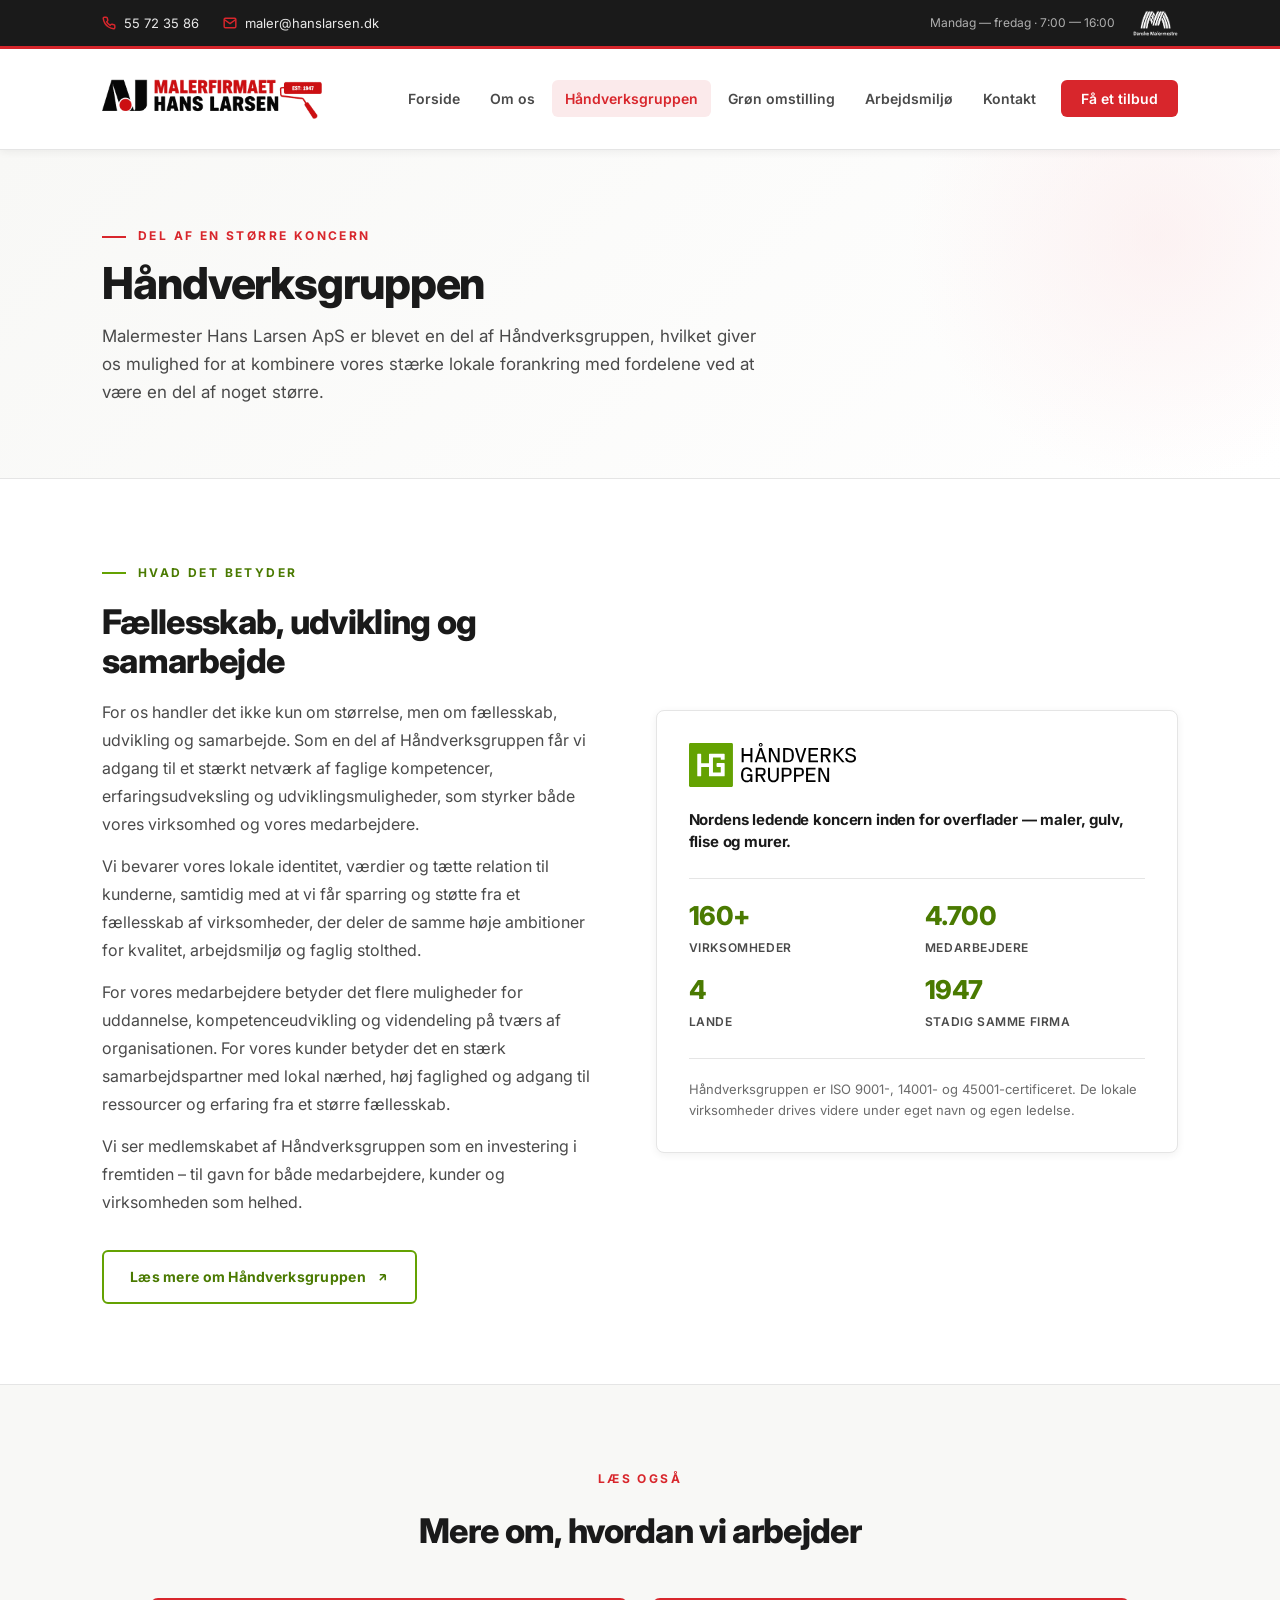
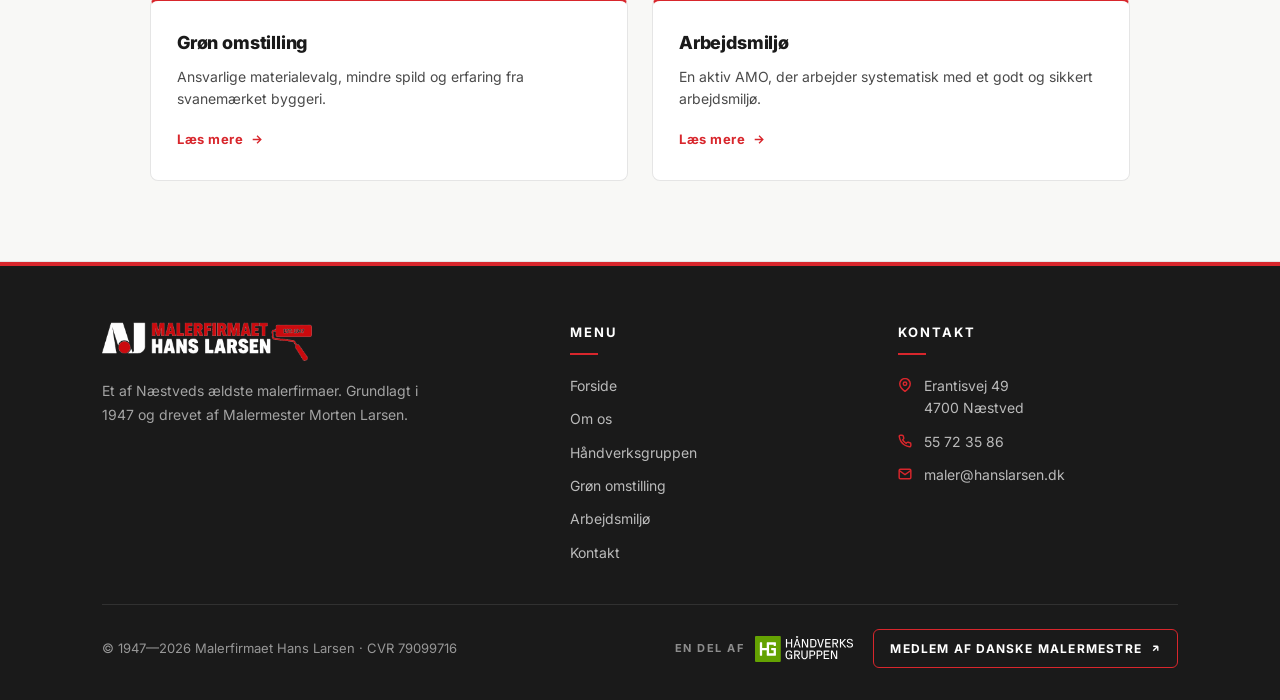
<file: haandverksgruppen/index.html>
<!DOCTYPE html>
<html lang="da">
<head>
<meta charset="UTF-8">
<meta name="viewport" content="width=device-width, initial-scale=1.0">

<!-- Primary Meta Tags -->
<title>Håndverksgruppen — Malermester Hans Larsen ApS | Næstved</title>
<meta name="title" content="Håndverksgruppen — Malermester Hans Larsen ApS | Næstved">
<meta name="description" content="Malermester Hans Larsen ApS er blevet en del af Håndverksgruppen. Vi bevarer vores lokale identitet og tætte relation til kunderne — og får adgang til et stærkt fagligt netværk.">
<meta name="keywords" content="håndverksgruppen, malermester hans larsen håndverksgruppen, malerfirma koncern næstved, handverksgruppen danmark">
<meta name="author" content="Malerfirmaet Hans Larsen">
<meta name="robots" content="noindex">
<link rel="canonical" href="https://www.hanslarsen.dk/haandverksgruppen/">

<!-- Open Graph / Facebook -->
<meta property="og:type" content="website">
<meta property="og:url" content="https://www.hanslarsen.dk/haandverksgruppen/">
<meta property="og:title" content="Håndverksgruppen — Malermester Hans Larsen ApS">
<meta property="og:description" content="Stærk lokal forankring kombineret med fordelene ved at være en del af noget større.">
<meta property="og:image" content="https://www.hanslarsen.dk/images/hold.jpg">
<meta property="og:image:width" content="1260">
<meta property="og:image:height" content="900">
<meta property="og:image:alt" content="Hele holdet fra Malerfirmaet Hans Larsen foran firmaets biler i Næstved">
<meta property="og:locale" content="da_DK">
<meta property="og:site_name" content="Malerfirmaet Hans Larsen">

<!-- Twitter -->
<meta name="twitter:card" content="summary_large_image">
<meta name="twitter:title" content="Håndverksgruppen — Malermester Hans Larsen ApS">
<meta name="twitter:description" content="Stærk lokal forankring kombineret med fordelene ved at være en del af noget større.">
<meta name="twitter:image" content="https://www.hanslarsen.dk/images/hold.jpg">

<!-- Favicon -->
<link rel="icon" type="image/png" href="../hanslarsenlogo.png">
<link rel="apple-touch-icon" href="../hanslarsenlogo.png">

<!-- Fonts -->
<link rel="preconnect" href="https://fonts.googleapis.com">
<link rel="preconnect" href="https://fonts.gstatic.com" crossorigin>
<link href="https://fonts.googleapis.com/css2?family=Inter:wght@400;500;600;700;800&display=swap" rel="stylesheet">

<meta name="theme-color" content="#D8262C">

<!-- Stylesheet -->
<link rel="stylesheet" href="../styles.css">

<!-- The reveal animations need JS. Without it the page must still be readable. -->
<noscript><style>.reveal,.reveal-left,.reveal-right,.reveal-stagger > *{opacity:1 !important;transform:none !important;}</style></noscript>
<script type="application/ld+json">
{
  "@context": "https://schema.org",
  "@type": "WebPage",
  "name": "Håndverksgruppen — Malermester Hans Larsen ApS",
  "description": "Malermester Hans Larsen ApS er en del af Håndverksgruppen — stærk lokal forankring kombineret med fordelene ved at være en del af noget større.",
  "url": "https://www.hanslarsen.dk/haandverksgruppen/",
  "about": {
    "@type": "Organization",
    "name": "Håndverksgruppen",
    "url": "https://www.handverksgruppen.com/da/"
  }
}
</script>
</head>
<body>

<a href="#main" class="skip-link">Spring til indhold</a>

<!-- TOPBAR -->
<div class="topbar">
  <div class="container topbar-inner">
    <div class="topbar-info">
      <a href="tel:+4555723586" aria-label="Ring til os">
        <svg width="14" height="14" viewBox="0 0 24 24" fill="none" stroke="currentColor" stroke-width="2.5" aria-hidden="true"><path d="M22 16.92v3a2 2 0 01-2.18 2 19.79 19.79 0 01-8.63-3.07 19.5 19.5 0 01-6-6 19.79 19.79 0 01-3.07-8.67A2 2 0 014.11 2h3a2 2 0 012 1.72 12.84 12.84 0 00.7 2.81 2 2 0 01-.45 2.11L8.09 9.91a16 16 0 006 6l1.27-1.27a2 2 0 012.11-.45 12.84 12.84 0 002.81.7A2 2 0 0122 16.92z"/></svg>
        55 72 35 86
      </a>
      <a href="mailto:maler@hanslarsen.dk" aria-label="Send os en e-mail">
        <svg width="14" height="14" viewBox="0 0 24 24" fill="none" stroke="currentColor" stroke-width="2.5" aria-hidden="true"><path d="M4 4h16c1.1 0 2 .9 2 2v12c0 1.1-.9 2-2 2H4c-1.1 0-2-.9-2-2V6c0-1.1.9-2 2-2z"/><polyline points="22,6 12,13 2,6"/></svg>
        maler@hanslarsen.dk
      </a>
    </div>
    <div class="topbar-extras">
      <span class="topbar-meta">Mandag — fredag · 7:00 — 16:00</span>
      <a href="https://malermestre.dk/" target="_blank" rel="noopener" class="topbar-malermestre" title="Medlem af Danske Malermestre">
        <img src="../images/malermestre.png" alt="Danske Malermestre" width="113" height="65" />
      </a>
    </div>
  </div>
</div>

<!-- NAV -->
<nav role="navigation" aria-label="Hovednavigation">
  <div class="container nav-inner">
    <a href="../" class="logo" aria-label="Forside">
      <div class="logo-mark">
        <img src="../hanslarsenlogo.png" alt="Malerfirmaet Hans Larsen" width="660" height="122" />
      </div>
    </a>
    <button class="menu-toggle" id="menuToggle" aria-label="Åbn menu" aria-expanded="false" aria-controls="navMenu">
      <svg class="icon-open" width="24" height="24" viewBox="0 0 24 24" fill="none" stroke="currentColor" stroke-width="2.5" aria-hidden="true"><path d="M4 6h16M4 12h16M4 18h16"/></svg>
      <svg class="icon-close" width="24" height="24" viewBox="0 0 24 24" fill="none" stroke="currentColor" stroke-width="2.5" aria-hidden="true"><path d="M6 6l12 12M6 18L18 6"/></svg>
    </button>
    <ul class="nav-menu" id="navMenu">
      <li><a href="../">Forside</a></li>
      <li><a href="../om-os/">Om os</a></li>
      <li><a href="../haandverksgruppen/" class="active" aria-current="page">Håndverksgruppen</a></li>
      <li><a href="../groen-omstilling/">Grøn omstilling</a></li>
      <li><a href="../arbejdsmiljoe/">Arbejdsmiljø</a></li>
      <li><a href="../kontakt/">Kontakt</a></li>
      <li><a href="../kontakt/" class="nav-cta">Få et tilbud</a></li>
    </ul>
  </div>
</nav>

<main id="main">

<section class="page-header">
  <div class="container">
    <span class="page-tag">Del af en større koncern</span>
    <h1>Håndverksgruppen</h1>
    <p>Malermester Hans Larsen ApS er blevet en del af Håndverksgruppen, hvilket giver os mulighed for at kombinere vores stærke lokale forankring med fordelene ved at være en del af noget større.</p>
  </div>
</section>

<!-- HÅNDVERKSGRUPPEN -->
<section aria-labelledby="hg-title">
  <div class="container">
    <div class="split">
      <div class="split-content reveal-left">
        <span class="hg-tag">Hvad det betyder</span>
        <h2 id="hg-title" class="section-title" style="margin-top: 6px; margin-bottom: 18px;">Fællesskab, udvikling og samarbejde</h2>
        <p>For os handler det ikke kun om størrelse, men om fællesskab, udvikling og samarbejde. Som en del af Håndverksgruppen får vi adgang til et stærkt netværk af faglige kompetencer, erfaringsudveksling og udviklingsmuligheder, som styrker både vores virksomhed og vores medarbejdere.</p>
        <p>Vi bevarer vores lokale identitet, værdier og tætte relation til kunderne, samtidig med at vi får sparring og støtte fra et fællesskab af virksomheder, der deler de samme høje ambitioner for kvalitet, arbejdsmiljø og faglig stolthed.</p>
        <p>For vores medarbejdere betyder det flere muligheder for uddannelse, kompetenceudvikling og videndeling på tværs af organisationen. For vores kunder betyder det en stærk samarbejdspartner med lokal nærhed, høj faglighed og adgang til ressourcer og erfaring fra et større fællesskab.</p>
        <p>Vi ser medlemskabet af Håndverksgruppen som en investering i fremtiden – til gavn for både medarbejdere, kunder og virksomheden som helhed.</p>
        <a href="https://www.handverksgruppen.com/da/" target="_blank" rel="noopener" class="btn btn-hg" style="margin-top: 20px;">
          Læs mere om Håndverksgruppen
          <svg width="13" height="13" viewBox="0 0 24 24" fill="none" stroke="currentColor" stroke-width="3" aria-hidden="true"><path d="M7 17L17 7M17 7H7M17 7V17"/></svg>
        </a>
      </div>
      <div class="hg-card reveal-right">
        <img src="../images/handverksgruppen.svg" alt="Håndverksgruppen" width="943" height="248" loading="lazy">
        <p class="hg-card-lead">Nordens ledende koncern inden for overflader — maler, gulv, flise og murer.</p>
        <ul class="hg-facts">
          <li>
            <strong>160+</strong>
            <span>virksomheder</span>
          </li>
          <li>
            <strong>4.700</strong>
            <span>medarbejdere</span>
          </li>
          <li>
            <strong>4</strong>
            <span>lande</span>
          </li>
          <li>
            <strong>1947</strong>
            <span>stadig samme firma</span>
          </li>
        </ul>
        <p class="hg-card-note">Håndverksgruppen er ISO 9001-, 14001- og 45001-certificeret. De lokale virksomheder drives videre under eget navn og egen ledelse.</p>
      </div>
    </div>
  </div>
</section>

<!-- UNDERSIDER -->
<section class="alt" aria-labelledby="undersider-title">
  <div class="container">
    <div class="section-head center reveal">
      <span class="section-tag">Læs også</span>
      <h2 id="undersider-title" class="section-title" style="margin-top: 8px;">Mere om, hvordan vi arbejder</h2>
    </div>
    <div class="undersider-grid reveal-stagger">
      <a class="undersider-kort" href="../groen-omstilling/">
        <h3>Grøn omstilling</h3>
        <p>Ansvarlige materialevalg, mindre spild og erfaring fra svanemærket byggeri.</p>
        <span class="undersider-link">Læs mere <svg width="13" height="13" viewBox="0 0 24 24" fill="none" stroke="currentColor" stroke-width="2.5" aria-hidden="true"><path d="M5 12h14M13 5l7 7-7 7"/></svg></span>
      </a>
      <a class="undersider-kort" href="../arbejdsmiljoe/">
        <h3>Arbejdsmiljø</h3>
        <p>En aktiv AMO, der arbejder systematisk med et godt og sikkert arbejdsmiljø.</p>
        <span class="undersider-link">Læs mere <svg width="13" height="13" viewBox="0 0 24 24" fill="none" stroke="currentColor" stroke-width="2.5" aria-hidden="true"><path d="M5 12h14M13 5l7 7-7 7"/></svg></span>
      </a>
    </div>
  </div>
</section>

</main>

<!-- FOOTER -->
<footer role="contentinfo">
  <div class="container">
    <div class="footer-grid">
      <div class="footer-brand">
        <div class="footer-logo">
          <img src="../images/logo-hvid.png" alt="Malerfirmaet Hans Larsen" width="660" height="122" loading="lazy" />
        </div>
        <p>Et af Næstveds ældste malerfirmaer. Grundlagt i 1947 og drevet af Malermester Morten Larsen.</p>
      </div>
      <div class="footer-col">
        <h2>Menu</h2>
        <ul class="footer-list">
          <li><a href="../">Forside</a></li>
          <li><a href="../om-os/">Om os</a></li>
          <li><a href="../haandverksgruppen/">Håndverksgruppen</a></li>
          <li><a href="../groen-omstilling/">Grøn omstilling</a></li>
          <li><a href="../arbejdsmiljoe/">Arbejdsmiljø</a></li>
          <li><a href="../kontakt/">Kontakt</a></li>
        </ul>
      </div>
      <div class="footer-col">
        <h2>Kontakt</h2>
        <ul class="footer-list">
          <li class="icon-row">
            <svg width="14" height="14" viewBox="0 0 24 24" fill="none" stroke="currentColor" stroke-width="2.5" aria-hidden="true"><path d="M21 10c0 7-9 13-9 13s-9-6-9-13a9 9 0 0118 0z"/><circle cx="12" cy="10" r="3"/></svg>
            <span>Erantisvej 49<br>4700 Næstved</span>
          </li>
          <li class="icon-row">
            <svg width="14" height="14" viewBox="0 0 24 24" fill="none" stroke="currentColor" stroke-width="2.5" aria-hidden="true"><path d="M22 16.92v3a2 2 0 01-2.18 2 19.79 19.79 0 01-8.63-3.07 19.5 19.5 0 01-6-6 19.79 19.79 0 01-3.07-8.67A2 2 0 014.11 2h3a2 2 0 012 1.72 12.84 12.84 0 00.7 2.81 2 2 0 01-.45 2.11L8.09 9.91a16 16 0 006 6l1.27-1.27a2 2 0 012.11-.45 12.84 12.84 0 002.81.7A2 2 0 0122 16.92z"/></svg>
            <a href="tel:+4555723586">55 72 35 86</a>
          </li>
          <li class="icon-row">
            <svg width="14" height="14" viewBox="0 0 24 24" fill="none" stroke="currentColor" stroke-width="2.5" aria-hidden="true"><path d="M4 4h16c1.1 0 2 .9 2 2v12c0 1.1-.9 2-2 2H4c-1.1 0-2-.9-2-2V6c0-1.1.9-2 2-2z"/><polyline points="22,6 12,13 2,6"/></svg>
            <a href="mailto:maler@hanslarsen.dk">maler@hanslarsen.dk</a>
          </li>
        </ul>
      </div>
    </div>
    <div class="footer-bottom">
      <div class="footer-meta">© 1947—2026 Malerfirmaet Hans Larsen · CVR 79099716</div>
      <div class="footer-badges">
        <a href="https://www.handverksgruppen.com/da" target="_blank" rel="noopener" class="footer-hg" title="Vi er en del af Håndverksgruppen">
          <span>En del af</span>
          <img src="../images/handverksgruppen-hvid.svg" alt="Håndverksgruppen" width="943" height="248" loading="lazy" />
        </a>
        <a href="https://malermestre.dk/" target="_blank" rel="noopener" class="footer-link">
          Medlem af Danske Malermestre
          <svg width="11" height="11" viewBox="0 0 24 24" fill="none" stroke="currentColor" stroke-width="3" aria-hidden="true"><path d="M7 17L17 7M17 7H7M17 7V17"/></svg>
        </a>
      </div>
    </div>
  </div>
</footer>

<script src="../script.js"></script>
</body>
</html>
</file>
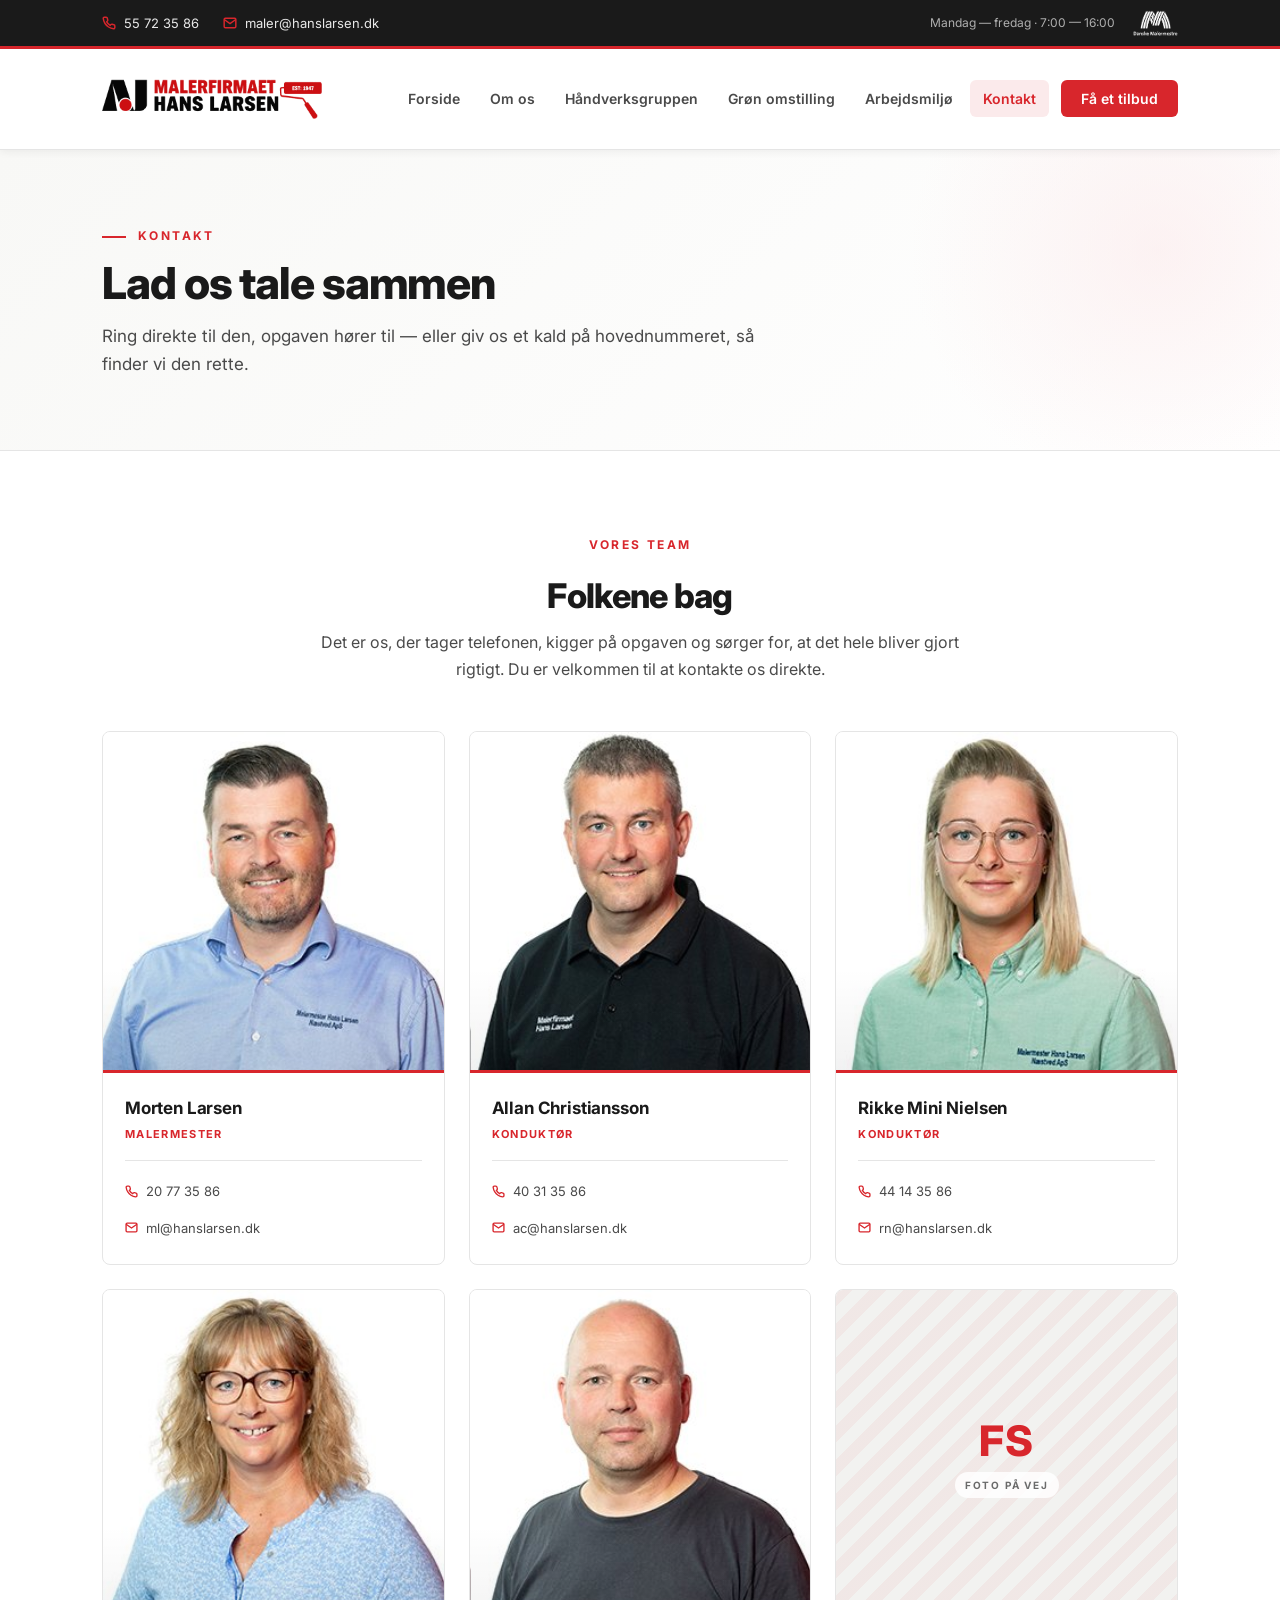
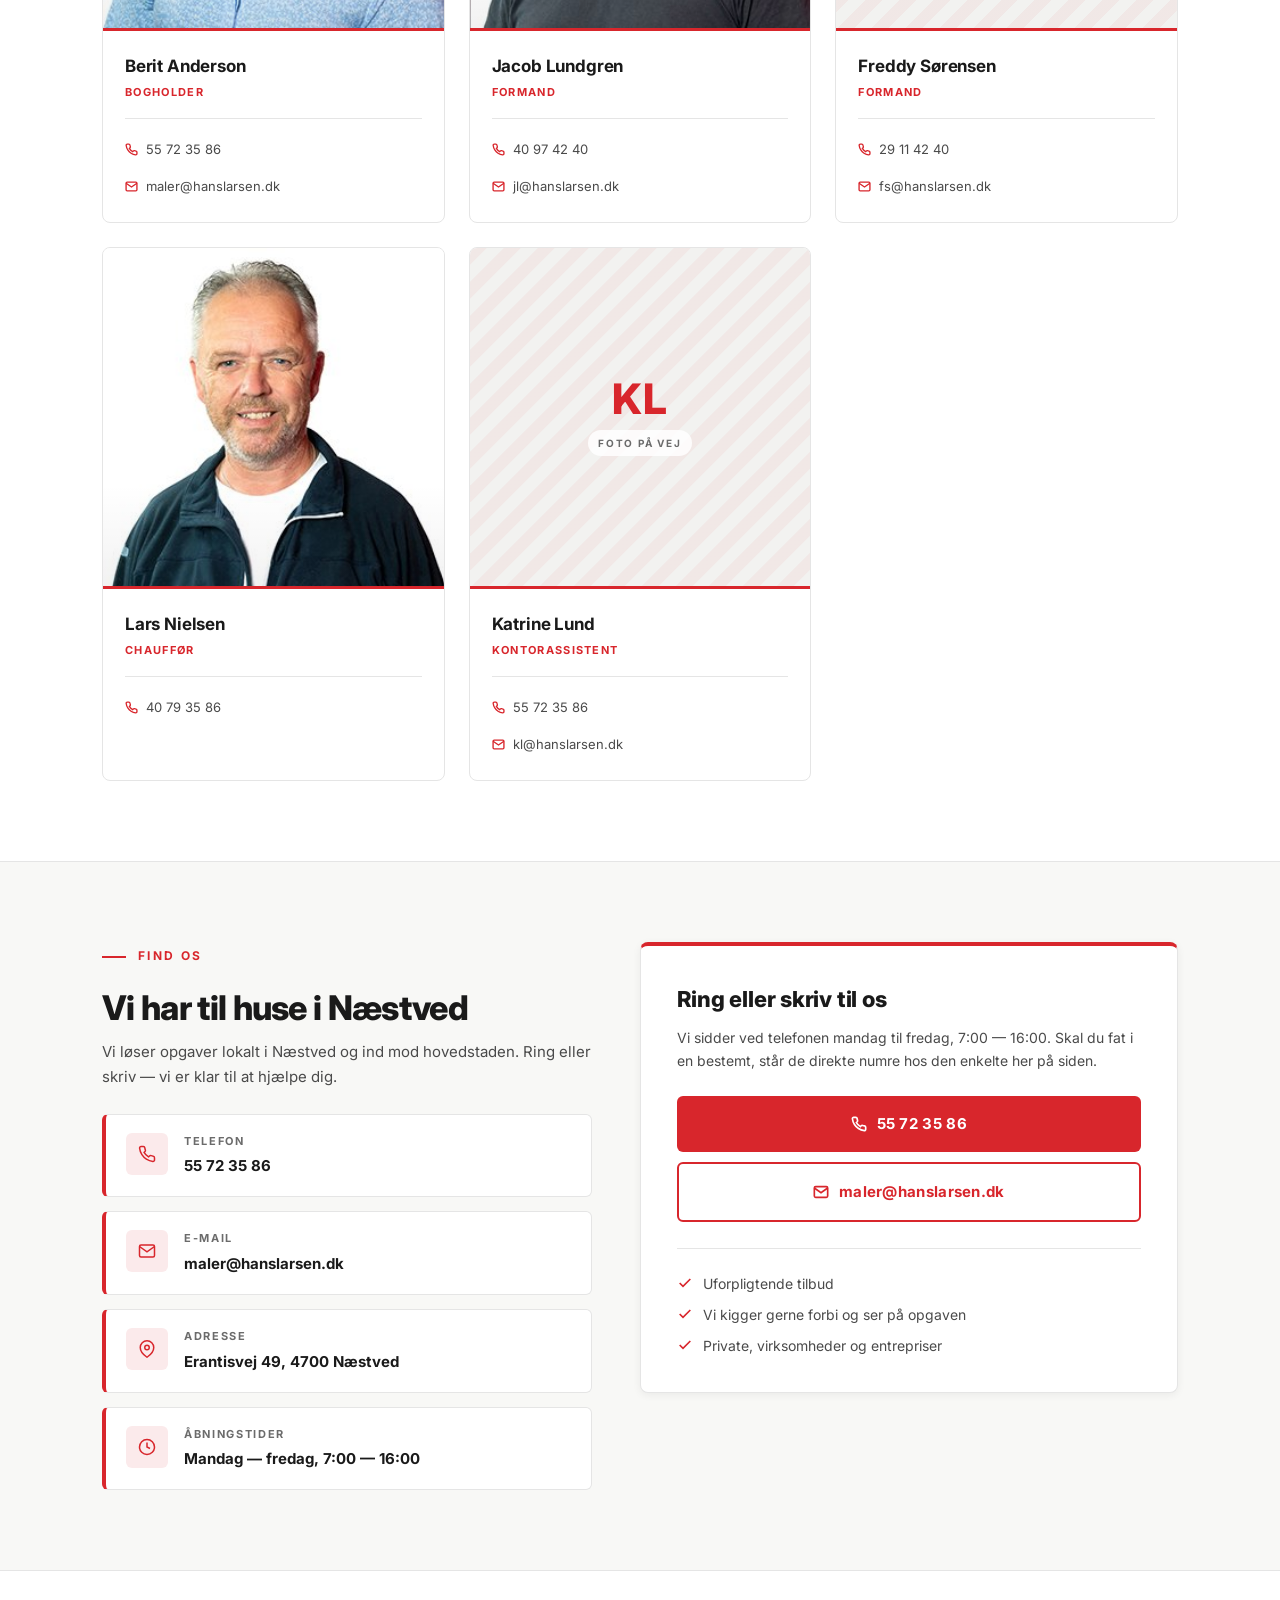
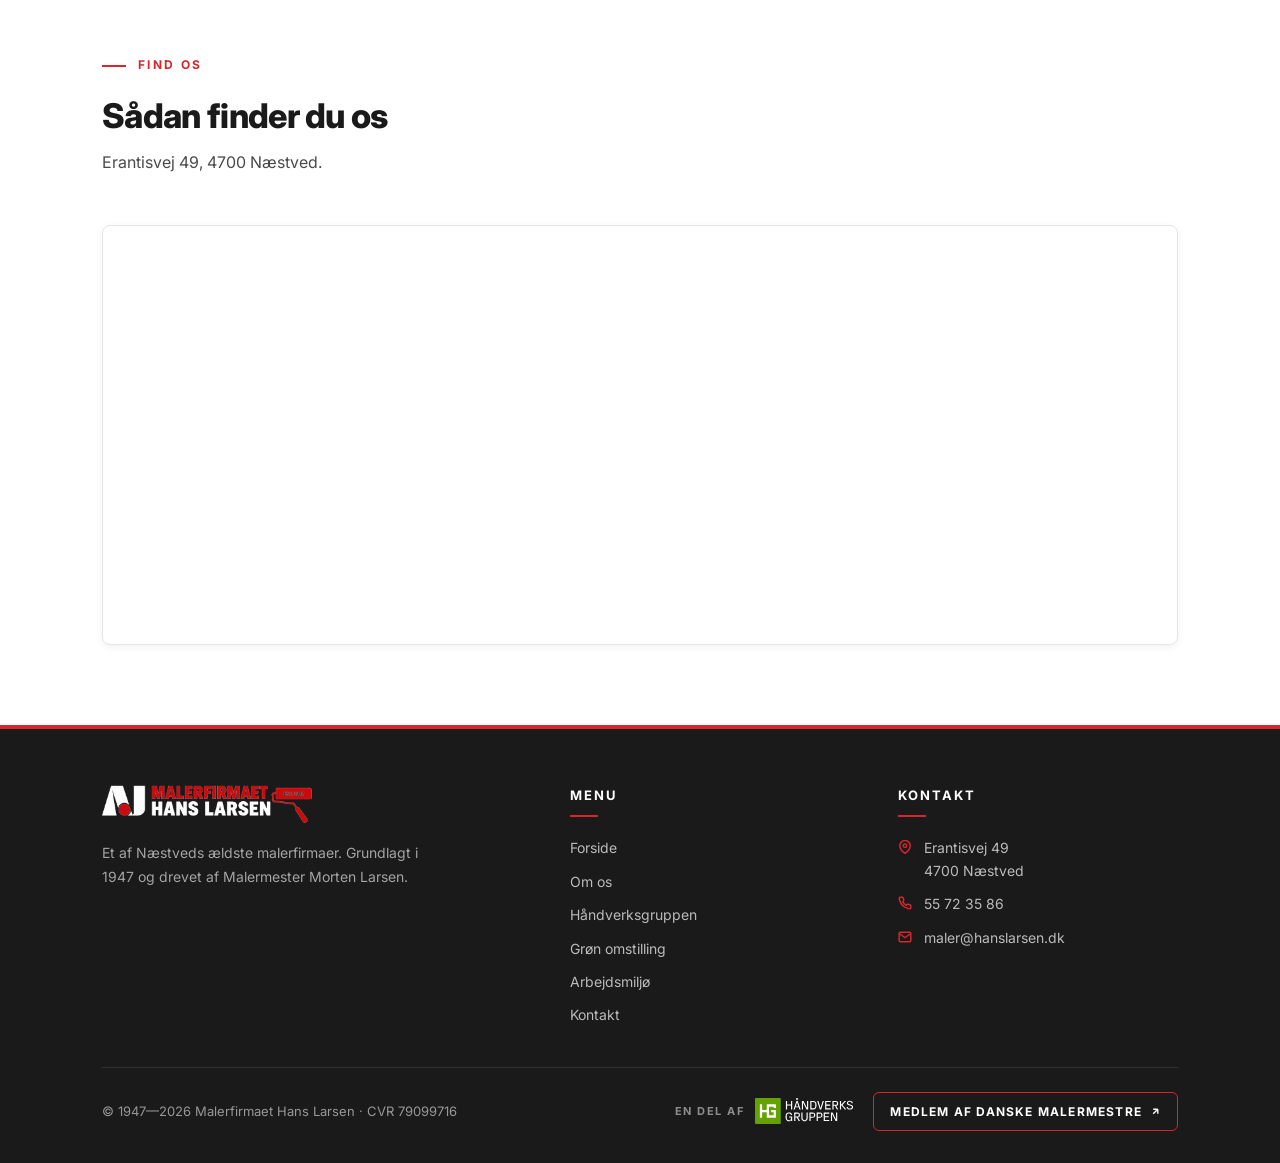
<file: kontakt/index.html>
<!DOCTYPE html>
<html lang="da">
<head>
<meta charset="UTF-8">
<meta name="viewport" content="width=device-width, initial-scale=1.0">

<!-- Primary Meta Tags -->
<title>Kontakt — Malerfirmaet Hans Larsen | Næstved</title>
<meta name="title" content="Kontakt — Malerfirmaet Hans Larsen | Næstved">
<meta name="description" content="Kontakt Malerfirmaet Hans Larsen i Næstved. Ring direkte til malermester, konduktører, formænd eller kontor — se alle direkte numre og vores adresse på Erantisvej 49.">
<meta name="keywords" content="kontakt malerfirma næstved, hans larsen kontakt, malermester morten larsen, tilbud malerfirma, telefonnummer malerfirma næstved">
<meta name="author" content="Malerfirmaet Hans Larsen">
<meta name="robots" content="noindex">
<link rel="canonical" href="https://www.hanslarsen.dk/kontakt/">

<!-- Open Graph / Facebook -->
<meta property="og:type" content="website">
<meta property="og:url" content="https://www.hanslarsen.dk/kontakt/">
<meta property="og:title" content="Kontakt — Malerfirmaet Hans Larsen">
<meta property="og:description" content="Ring direkte til den, opgaven hører til. Se alle direkte numre hos Malerfirmaet Hans Larsen i Næstved.">
<meta property="og:image" content="https://www.hanslarsen.dk/images/hold.jpg">
<meta property="og:image:width" content="1260">
<meta property="og:image:height" content="900">
<meta property="og:image:alt" content="Hele holdet fra Malerfirmaet Hans Larsen foran firmaets biler i Næstved">
<meta property="og:locale" content="da_DK">
<meta property="og:site_name" content="Malerfirmaet Hans Larsen">

<!-- Twitter -->
<meta name="twitter:card" content="summary_large_image">
<meta name="twitter:title" content="Kontakt — Malerfirmaet Hans Larsen">
<meta name="twitter:description" content="Ring direkte til den, opgaven hører til. Se alle direkte numre hos Malerfirmaet Hans Larsen i Næstved.">
<meta name="twitter:image" content="https://www.hanslarsen.dk/images/hold.jpg">

<!-- Favicon -->
<link rel="icon" type="image/png" href="../hanslarsenlogo.png">
<link rel="apple-touch-icon" href="../hanslarsenlogo.png">

<!-- Fonts -->
<link rel="preconnect" href="https://fonts.googleapis.com">
<link rel="preconnect" href="https://fonts.gstatic.com" crossorigin>
<link href="https://fonts.googleapis.com/css2?family=Inter:wght@400;500;600;700;800&display=swap" rel="stylesheet">

<meta name="theme-color" content="#D8262C">

<!-- Stylesheet -->
<link rel="stylesheet" href="../styles.css">

<!-- The reveal animations need JS. Without it the page must still be readable. -->
<noscript><style>.reveal,.reveal-left,.reveal-right,.reveal-stagger > *{opacity:1 !important;transform:none !important;}</style></noscript>
<script type="application/ld+json">
{
  "@context": "https://schema.org",
  "@type": "ContactPage",
  "name": "Kontakt Malerfirmaet Hans Larsen",
  "description": "Kontakt Malerfirmaet Hans Larsen i Næstved. Find adresse, telefon og e-mail.",
  "url": "https://www.hanslarsen.dk/kontakt/",
  "mainEntity": {
    "@type": "LocalBusiness",
    "name": "Malerfirmaet Hans Larsen",
    "telephone": "+4555723586",
    "email": "maler@hanslarsen.dk",
    "address": {
      "@type": "PostalAddress",
      "streetAddress": "Erantisvej 49",
      "postalCode": "4700",
      "addressLocality": "Næstved",
      "addressCountry": "DK"
    }
  }
}
</script>
<script type="application/ld+json">
{
  "@context": "https://schema.org",
  "@type": "ItemList",
  "name": "Medarbejdere hos Malerfirmaet Hans Larsen",
  "itemListElement": [
    {
      "@type": "ListItem",
      "position": 1,
      "item": {
        "@type": "Person",
        "name": "Morten Larsen",
        "jobTitle": "Malermester",
        "telephone": "+4520773586",
        "email": "ml@hanslarsen.dk",
        "worksFor": { "@type": "Organization", "name": "Malerfirmaet Hans Larsen" }
      }
    },
    {
      "@type": "ListItem",
      "position": 2,
      "item": {
        "@type": "Person",
        "name": "Allan Christiansson",
        "jobTitle": "Konduktør",
        "telephone": "+4540313586",
        "email": "ac@hanslarsen.dk",
        "worksFor": { "@type": "Organization", "name": "Malerfirmaet Hans Larsen" }
      }
    },
    {
      "@type": "ListItem",
      "position": 3,
      "item": {
        "@type": "Person",
        "name": "Rikke Mini Nielsen",
        "jobTitle": "Konduktør",
        "telephone": "+4544143586",
        "email": "rn@hanslarsen.dk",
        "worksFor": { "@type": "Organization", "name": "Malerfirmaet Hans Larsen" }
      }
    },
    {
      "@type": "ListItem",
      "position": 4,
      "item": {
        "@type": "Person",
        "name": "Berit Anderson",
        "jobTitle": "Bogholder",
        "telephone": "+4555723586",
        "email": "maler@hanslarsen.dk",
        "worksFor": { "@type": "Organization", "name": "Malerfirmaet Hans Larsen" }
      }
    },
    {
      "@type": "ListItem",
      "position": 5,
      "item": {
        "@type": "Person",
        "name": "Jacob Lundgren",
        "jobTitle": "Formand",
        "telephone": "+4540974240",
        "email": "jl@hanslarsen.dk",
        "worksFor": { "@type": "Organization", "name": "Malerfirmaet Hans Larsen" }
      }
    },
    {
      "@type": "ListItem",
      "position": 6,
      "item": {
        "@type": "Person",
        "name": "Freddy Sørensen",
        "jobTitle": "Formand",
        "telephone": "+4529114240",
        "email": "fs@hanslarsen.dk",
        "worksFor": { "@type": "Organization", "name": "Malerfirmaet Hans Larsen" }
      }
    },
    {
      "@type": "ListItem",
      "position": 7,
      "item": {
        "@type": "Person",
        "name": "Lars Nielsen",
        "jobTitle": "Chauffør",
        "telephone": "+4540793586",
        "worksFor": { "@type": "Organization", "name": "Malerfirmaet Hans Larsen" }
      }
    },
    {
      "@type": "ListItem",
      "position": 8,
      "item": {
        "@type": "Person",
        "name": "Katrine Lund",
        "jobTitle": "Kontorassistent",
        "telephone": "+4555723586",
        "email": "kl@hanslarsen.dk",
        "worksFor": { "@type": "Organization", "name": "Malerfirmaet Hans Larsen" }
      }
    }
  ]
}
</script>
</head>
<body>

<a href="#main" class="skip-link">Spring til indhold</a>

<!-- TOPBAR -->
<div class="topbar">
  <div class="container topbar-inner">
    <div class="topbar-info">
      <a href="tel:+4555723586" aria-label="Ring til os">
        <svg width="14" height="14" viewBox="0 0 24 24" fill="none" stroke="currentColor" stroke-width="2.5" aria-hidden="true"><path d="M22 16.92v3a2 2 0 01-2.18 2 19.79 19.79 0 01-8.63-3.07 19.5 19.5 0 01-6-6 19.79 19.79 0 01-3.07-8.67A2 2 0 014.11 2h3a2 2 0 012 1.72 12.84 12.84 0 00.7 2.81 2 2 0 01-.45 2.11L8.09 9.91a16 16 0 006 6l1.27-1.27a2 2 0 012.11-.45 12.84 12.84 0 002.81.7A2 2 0 0122 16.92z"/></svg>
        55 72 35 86
      </a>
      <a href="mailto:maler@hanslarsen.dk" aria-label="Send os en e-mail">
        <svg width="14" height="14" viewBox="0 0 24 24" fill="none" stroke="currentColor" stroke-width="2.5" aria-hidden="true"><path d="M4 4h16c1.1 0 2 .9 2 2v12c0 1.1-.9 2-2 2H4c-1.1 0-2-.9-2-2V6c0-1.1.9-2 2-2z"/><polyline points="22,6 12,13 2,6"/></svg>
        maler@hanslarsen.dk
      </a>
    </div>
    <div class="topbar-extras">
      <span class="topbar-meta">Mandag — fredag · 7:00 — 16:00</span>
      <a href="https://malermestre.dk/" target="_blank" rel="noopener" class="topbar-malermestre" title="Medlem af Danske Malermestre">
        <img src="../images/malermestre.png" alt="Danske Malermestre" width="113" height="65" />
      </a>
    </div>
  </div>
</div>

<!-- NAV -->
<nav role="navigation" aria-label="Hovednavigation">
  <div class="container nav-inner">
    <a href="../" class="logo" aria-label="Forside">
      <div class="logo-mark">
        <img src="../hanslarsenlogo.png" alt="Malerfirmaet Hans Larsen" width="660" height="122" />
      </div>
    </a>
    <button class="menu-toggle" id="menuToggle" aria-label="Åbn menu" aria-expanded="false" aria-controls="navMenu">
      <svg class="icon-open" width="24" height="24" viewBox="0 0 24 24" fill="none" stroke="currentColor" stroke-width="2.5" aria-hidden="true"><path d="M4 6h16M4 12h16M4 18h16"/></svg>
      <svg class="icon-close" width="24" height="24" viewBox="0 0 24 24" fill="none" stroke="currentColor" stroke-width="2.5" aria-hidden="true"><path d="M6 6l12 12M6 18L18 6"/></svg>
    </button>
    <ul class="nav-menu" id="navMenu">
      <li><a href="../">Forside</a></li>
      <li><a href="../om-os/">Om os</a></li>
      <li><a href="../haandverksgruppen/">Håndverksgruppen</a></li>
      <li><a href="../groen-omstilling/">Grøn omstilling</a></li>
      <li><a href="../arbejdsmiljoe/">Arbejdsmiljø</a></li>
      <li><a href="../kontakt/" class="active" aria-current="page">Kontakt</a></li>
      <li><a href="../kontakt/" class="nav-cta">Få et tilbud</a></li>
    </ul>
  </div>
</nav>

<main id="main">

<section class="page-header">
  <div class="container">
    <span class="page-tag">Kontakt</span>
    <h1>Lad os tale sammen</h1>
    <p>Ring direkte til den, opgaven hører til — eller giv os et kald på hovednummeret, så finder vi den rette.</p>
  </div>
</section>

<!-- TEAM -->
<section aria-labelledby="team-title">
  <div class="container">
    <div class="section-head center reveal">
      <span class="section-tag">Vores team</span>
      <h2 id="team-title" class="section-title" style="margin-top: 8px;">Folkene bag</h2>
      <p>Det er os, der tager telefonen, kigger på opgaven og sørger for, at det hele bliver gjort rigtigt. Du er velkommen til at kontakte os direkte.</p>
    </div>
    <div class="team-grid reveal-stagger">
      <article class="team-card">
        <div class="team-photo" style="background-image: url('../images/team/morten-larsen.jpg');" role="img" aria-label="Foto af Morten Larsen"></div>
        <div class="team-info">
          <h3>Morten Larsen</h3>
          <div class="role">Malermester</div>
          <div class="team-contact-info">
            <a href="tel:+4520773586" aria-label="Ring til Morten Larsen"><svg width="14" height="14" viewBox="0 0 24 24" fill="none" stroke="currentColor" stroke-width="2.5" aria-hidden="true"><path d="M22 16.92v3a2 2 0 01-2.18 2 19.79 19.79 0 01-8.63-3.07 19.5 19.5 0 01-6-6 19.79 19.79 0 01-3.07-8.67A2 2 0 014.11 2h3a2 2 0 012 1.72 12.84 12.84 0 00.7 2.81 2 2 0 01-.45 2.11L8.09 9.91a16 16 0 006 6l1.27-1.27a2 2 0 012.11-.45 12.84 12.84 0 002.81.7A2 2 0 0122 16.92z"/></svg>20 77 35 86</a>
            <a href="mailto:ml@hanslarsen.dk" aria-label="Send e-mail til Morten Larsen"><svg width="14" height="14" viewBox="0 0 24 24" fill="none" stroke="currentColor" stroke-width="2.5" aria-hidden="true"><path d="M4 4h16c1.1 0 2 .9 2 2v12c0 1.1-.9 2-2 2H4c-1.1 0-2-.9-2-2V6c0-1.1.9-2 2-2z"/><polyline points="22,6 12,13 2,6"/></svg>ml@hanslarsen.dk</a>
          </div>
        </div>
      </article>
      <article class="team-card">
        <div class="team-photo" style="background-image: url('../images/team/allan-christiansson.jpg');" role="img" aria-label="Foto af Allan Christiansson"></div>
        <div class="team-info">
          <h3>Allan Christiansson</h3>
          <div class="role">Konduktør</div>
          <div class="team-contact-info">
            <a href="tel:+4540313586" aria-label="Ring til Allan Christiansson"><svg width="14" height="14" viewBox="0 0 24 24" fill="none" stroke="currentColor" stroke-width="2.5" aria-hidden="true"><path d="M22 16.92v3a2 2 0 01-2.18 2 19.79 19.79 0 01-8.63-3.07 19.5 19.5 0 01-6-6 19.79 19.79 0 01-3.07-8.67A2 2 0 014.11 2h3a2 2 0 012 1.72 12.84 12.84 0 00.7 2.81 2 2 0 01-.45 2.11L8.09 9.91a16 16 0 006 6l1.27-1.27a2 2 0 012.11-.45 12.84 12.84 0 002.81.7A2 2 0 0122 16.92z"/></svg>40 31 35 86</a>
            <a href="mailto:ac@hanslarsen.dk" aria-label="Send e-mail til Allan Christiansson"><svg width="14" height="14" viewBox="0 0 24 24" fill="none" stroke="currentColor" stroke-width="2.5" aria-hidden="true"><path d="M4 4h16c1.1 0 2 .9 2 2v12c0 1.1-.9 2-2 2H4c-1.1 0-2-.9-2-2V6c0-1.1.9-2 2-2z"/><polyline points="22,6 12,13 2,6"/></svg>ac@hanslarsen.dk</a>
          </div>
        </div>
      </article>
      <article class="team-card">
        <div class="team-photo" style="background-image: url('../images/team/rikke-mini-nielsen.jpg');" role="img" aria-label="Foto af Rikke Mini Nielsen"></div>
        <div class="team-info">
          <h3>Rikke Mini Nielsen</h3>
          <div class="role">Konduktør</div>
          <div class="team-contact-info">
            <a href="tel:+4544143586" aria-label="Ring til Rikke Mini Nielsen"><svg width="14" height="14" viewBox="0 0 24 24" fill="none" stroke="currentColor" stroke-width="2.5" aria-hidden="true"><path d="M22 16.92v3a2 2 0 01-2.18 2 19.79 19.79 0 01-8.63-3.07 19.5 19.5 0 01-6-6 19.79 19.79 0 01-3.07-8.67A2 2 0 014.11 2h3a2 2 0 012 1.72 12.84 12.84 0 00.7 2.81 2 2 0 01-.45 2.11L8.09 9.91a16 16 0 006 6l1.27-1.27a2 2 0 012.11-.45 12.84 12.84 0 002.81.7A2 2 0 0122 16.92z"/></svg>44 14 35 86</a>
            <a href="mailto:rn@hanslarsen.dk" aria-label="Send e-mail til Rikke Mini Nielsen"><svg width="14" height="14" viewBox="0 0 24 24" fill="none" stroke="currentColor" stroke-width="2.5" aria-hidden="true"><path d="M4 4h16c1.1 0 2 .9 2 2v12c0 1.1-.9 2-2 2H4c-1.1 0-2-.9-2-2V6c0-1.1.9-2 2-2z"/><polyline points="22,6 12,13 2,6"/></svg>rn@hanslarsen.dk</a>
          </div>
        </div>
      </article>
      <article class="team-card">
        <div class="team-photo" style="background-image: url('../images/team/berit-anderson.jpg');" role="img" aria-label="Foto af Berit Anderson"></div>
        <div class="team-info">
          <h3>Berit Anderson</h3>
          <div class="role">Bogholder</div>
          <div class="team-contact-info">
            <a href="tel:+4555723586" aria-label="Ring til Berit Anderson"><svg width="14" height="14" viewBox="0 0 24 24" fill="none" stroke="currentColor" stroke-width="2.5" aria-hidden="true"><path d="M22 16.92v3a2 2 0 01-2.18 2 19.79 19.79 0 01-8.63-3.07 19.5 19.5 0 01-6-6 19.79 19.79 0 01-3.07-8.67A2 2 0 014.11 2h3a2 2 0 012 1.72 12.84 12.84 0 00.7 2.81 2 2 0 01-.45 2.11L8.09 9.91a16 16 0 006 6l1.27-1.27a2 2 0 012.11-.45 12.84 12.84 0 002.81.7A2 2 0 0122 16.92z"/></svg>55 72 35 86</a>
            <a href="mailto:maler@hanslarsen.dk" aria-label="Send e-mail til Berit Anderson"><svg width="14" height="14" viewBox="0 0 24 24" fill="none" stroke="currentColor" stroke-width="2.5" aria-hidden="true"><path d="M4 4h16c1.1 0 2 .9 2 2v12c0 1.1-.9 2-2 2H4c-1.1 0-2-.9-2-2V6c0-1.1.9-2 2-2z"/><polyline points="22,6 12,13 2,6"/></svg>maler@hanslarsen.dk</a>
          </div>
        </div>
      </article>
      <article class="team-card">
        <div class="team-photo" style="background-image: url('../images/team/jacob-lundgren.jpg');" role="img" aria-label="Foto af Jacob Lundgren"></div>
        <div class="team-info">
          <h3>Jacob Lundgren</h3>
          <div class="role">Formand</div>
          <div class="team-contact-info">
            <a href="tel:+4540974240" aria-label="Ring til Jacob Lundgren"><svg width="14" height="14" viewBox="0 0 24 24" fill="none" stroke="currentColor" stroke-width="2.5" aria-hidden="true"><path d="M22 16.92v3a2 2 0 01-2.18 2 19.79 19.79 0 01-8.63-3.07 19.5 19.5 0 01-6-6 19.79 19.79 0 01-3.07-8.67A2 2 0 014.11 2h3a2 2 0 012 1.72 12.84 12.84 0 00.7 2.81 2 2 0 01-.45 2.11L8.09 9.91a16 16 0 006 6l1.27-1.27a2 2 0 012.11-.45 12.84 12.84 0 002.81.7A2 2 0 0122 16.92z"/></svg>40 97 42 40</a>
            <a href="mailto:jl@hanslarsen.dk" aria-label="Send e-mail til Jacob Lundgren"><svg width="14" height="14" viewBox="0 0 24 24" fill="none" stroke="currentColor" stroke-width="2.5" aria-hidden="true"><path d="M4 4h16c1.1 0 2 .9 2 2v12c0 1.1-.9 2-2 2H4c-1.1 0-2-.9-2-2V6c0-1.1.9-2 2-2z"/><polyline points="22,6 12,13 2,6"/></svg>jl@hanslarsen.dk</a>
          </div>
        </div>
      </article>
      <article class="team-card">
        <div class="team-photo placeholder" role="img" aria-label="Foto af Freddy Sørensen mangler endnu"><span class="initials" aria-hidden="true">FS</span><span class="pending">Foto på vej</span></div>
        <div class="team-info">
          <h3>Freddy Sørensen</h3>
          <div class="role">Formand</div>
          <div class="team-contact-info">
            <a href="tel:+4529114240" aria-label="Ring til Freddy Sørensen"><svg width="14" height="14" viewBox="0 0 24 24" fill="none" stroke="currentColor" stroke-width="2.5" aria-hidden="true"><path d="M22 16.92v3a2 2 0 01-2.18 2 19.79 19.79 0 01-8.63-3.07 19.5 19.5 0 01-6-6 19.79 19.79 0 01-3.07-8.67A2 2 0 014.11 2h3a2 2 0 012 1.72 12.84 12.84 0 00.7 2.81 2 2 0 01-.45 2.11L8.09 9.91a16 16 0 006 6l1.27-1.27a2 2 0 012.11-.45 12.84 12.84 0 002.81.7A2 2 0 0122 16.92z"/></svg>29 11 42 40</a>
            <a href="mailto:fs@hanslarsen.dk" aria-label="Send e-mail til Freddy Sørensen"><svg width="14" height="14" viewBox="0 0 24 24" fill="none" stroke="currentColor" stroke-width="2.5" aria-hidden="true"><path d="M4 4h16c1.1 0 2 .9 2 2v12c0 1.1-.9 2-2 2H4c-1.1 0-2-.9-2-2V6c0-1.1.9-2 2-2z"/><polyline points="22,6 12,13 2,6"/></svg>fs@hanslarsen.dk</a>
          </div>
        </div>
      </article>
      <article class="team-card">
        <div class="team-photo" style="background-image: url('../images/team/lars-nielsen.jpg');" role="img" aria-label="Foto af Lars Nielsen"></div>
        <div class="team-info">
          <h3>Lars Nielsen</h3>
          <div class="role">Chauffør</div>
          <div class="team-contact-info">
            <a href="tel:+4540793586" aria-label="Ring til Lars Nielsen"><svg width="14" height="14" viewBox="0 0 24 24" fill="none" stroke="currentColor" stroke-width="2.5" aria-hidden="true"><path d="M22 16.92v3a2 2 0 01-2.18 2 19.79 19.79 0 01-8.63-3.07 19.5 19.5 0 01-6-6 19.79 19.79 0 01-3.07-8.67A2 2 0 014.11 2h3a2 2 0 012 1.72 12.84 12.84 0 00.7 2.81 2 2 0 01-.45 2.11L8.09 9.91a16 16 0 006 6l1.27-1.27a2 2 0 012.11-.45 12.84 12.84 0 002.81.7A2 2 0 0122 16.92z"/></svg>40 79 35 86</a>
          </div>
        </div>
      </article>
      <article class="team-card">
        <div class="team-photo placeholder" role="img" aria-label="Foto af Katrine Lund mangler endnu"><span class="initials" aria-hidden="true">KL</span><span class="pending">Foto på vej</span></div>
        <div class="team-info">
          <h3>Katrine Lund</h3>
          <div class="role">Kontorassistent</div>
          <div class="team-contact-info">
            <a href="tel:+4555723586" aria-label="Ring til Katrine Lund"><svg width="14" height="14" viewBox="0 0 24 24" fill="none" stroke="currentColor" stroke-width="2.5" aria-hidden="true"><path d="M22 16.92v3a2 2 0 01-2.18 2 19.79 19.79 0 01-8.63-3.07 19.5 19.5 0 01-6-6 19.79 19.79 0 01-3.07-8.67A2 2 0 014.11 2h3a2 2 0 012 1.72 12.84 12.84 0 00.7 2.81 2 2 0 01-.45 2.11L8.09 9.91a16 16 0 006 6l1.27-1.27a2 2 0 012.11-.45 12.84 12.84 0 002.81.7A2 2 0 0122 16.92z"/></svg>55 72 35 86</a>
            <a href="mailto:kl@hanslarsen.dk" aria-label="Send e-mail til Katrine Lund"><svg width="14" height="14" viewBox="0 0 24 24" fill="none" stroke="currentColor" stroke-width="2.5" aria-hidden="true"><path d="M4 4h16c1.1 0 2 .9 2 2v12c0 1.1-.9 2-2 2H4c-1.1 0-2-.9-2-2V6c0-1.1.9-2 2-2z"/><polyline points="22,6 12,13 2,6"/></svg>kl@hanslarsen.dk</a>
          </div>
        </div>
      </article>
    </div>
  </div>
</section>

<!-- KONTAKT OG ADRESSE -->
<section class="alt" aria-labelledby="skriv-title">
  <div class="container">
    <div class="contact-grid">
      <div class="reveal-left">
        <span class="section-tag">Find os</span>
        <h2 id="skriv-title" class="section-title" style="margin-top: 8px; margin-bottom: 12px;">Vi har til huse i Næstved</h2>
        <p style="color: var(--gray-700); line-height: 1.7; font-size: 15px;">Vi løser opgaver lokalt i Næstved og ind mod hovedstaden. Ring eller skriv — vi er klar til at hjælpe dig.</p>
        <ul class="contact-info-list">
          <li class="contact-info-item">
            <div class="contact-info-icon">
              <svg width="18" height="18" viewBox="0 0 24 24" fill="none" stroke="currentColor" stroke-width="2" aria-hidden="true"><path d="M22 16.92v3a2 2 0 01-2.18 2 19.79 19.79 0 01-8.63-3.07 19.5 19.5 0 01-6-6 19.79 19.79 0 01-3.07-8.67A2 2 0 014.11 2h3a2 2 0 012 1.72 12.84 12.84 0 00.7 2.81 2 2 0 01-.45 2.11L8.09 9.91a16 16 0 006 6l1.27-1.27a2 2 0 012.11-.45 12.84 12.84 0 002.81.7A2 2 0 0122 16.92z"/></svg>
            </div>
            <div class="contact-info-text">
              <small>Telefon</small>
              <strong><a href="tel:+4555723586">55 72 35 86</a></strong>
            </div>
          </li>
          <li class="contact-info-item">
            <div class="contact-info-icon">
              <svg width="18" height="18" viewBox="0 0 24 24" fill="none" stroke="currentColor" stroke-width="2" aria-hidden="true"><path d="M4 4h16c1.1 0 2 .9 2 2v12c0 1.1-.9 2-2 2H4c-1.1 0-2-.9-2-2V6c0-1.1.9-2 2-2z"/><polyline points="22,6 12,13 2,6"/></svg>
            </div>
            <div class="contact-info-text">
              <small>E-mail</small>
              <strong><a href="mailto:maler@hanslarsen.dk">maler@hanslarsen.dk</a></strong>
            </div>
          </li>
          <li class="contact-info-item">
            <div class="contact-info-icon">
              <svg width="18" height="18" viewBox="0 0 24 24" fill="none" stroke="currentColor" stroke-width="2" aria-hidden="true"><path d="M21 10c0 7-9 13-9 13s-9-6-9-13a9 9 0 0118 0z"/><circle cx="12" cy="10" r="3"/></svg>
            </div>
            <div class="contact-info-text">
              <small>Adresse</small>
              <strong><a href="https://maps.google.com/?q=Erantisvej+49,+4700+N%C3%A6stved" target="_blank" rel="noopener">Erantisvej 49, 4700 Næstved</a></strong>
            </div>
          </li>
          <li class="contact-info-item">
            <div class="contact-info-icon">
              <svg width="18" height="18" viewBox="0 0 24 24" fill="none" stroke="currentColor" stroke-width="2" aria-hidden="true"><circle cx="12" cy="12" r="10"/><polyline points="12 6 12 12 16 14"/></svg>
            </div>
            <div class="contact-info-text">
              <small>Åbningstider</small>
              <strong>Mandag — fredag, 7:00 — 16:00</strong>
            </div>
          </li>
        </ul>
      </div>

      <div class="contact-cta reveal-right">
        <h2 id="kontakt-cta">Ring eller skriv til os</h2>
        <p>Vi sidder ved telefonen mandag til fredag, 7:00 — 16:00. Skal du fat i en bestemt, står de direkte numre hos den enkelte her på siden.</p>
        <div class="contact-cta-actions">
          <a href="tel:+4555723586" class="btn btn-block">
            <svg width="16" height="16" viewBox="0 0 24 24" fill="none" stroke="currentColor" stroke-width="2.5" aria-hidden="true"><path d="M22 16.92v3a2 2 0 01-2.18 2 19.79 19.79 0 01-8.63-3.07 19.5 19.5 0 01-6-6 19.79 19.79 0 01-3.07-8.67A2 2 0 014.11 2h3a2 2 0 012 1.72 12.84 12.84 0 00.7 2.81 2 2 0 01-.45 2.11L8.09 9.91a16 16 0 006 6l1.27-1.27a2 2 0 012.11-.45 12.84 12.84 0 002.81.7A2 2 0 0122 16.92z"/></svg>
            55 72 35 86
          </a>
          <a href="mailto:maler@hanslarsen.dk" class="btn btn-ghost btn-block">
            <svg width="16" height="16" viewBox="0 0 24 24" fill="none" stroke="currentColor" stroke-width="2.5" aria-hidden="true"><path d="M4 4h16c1.1 0 2 .9 2 2v12c0 1.1-.9 2-2 2H4c-1.1 0-2-.9-2-2V6c0-1.1.9-2 2-2z"/><polyline points="22,6 12,13 2,6"/></svg>
            maler@hanslarsen.dk
          </a>
        </div>
        <ul class="contact-cta-points">
          <li><svg width="16" height="16" viewBox="0 0 24 24" fill="none" stroke="currentColor" stroke-width="2.5" aria-hidden="true"><path d="M20 6L9 17l-5-5"/></svg><span>Uforpligtende tilbud</span></li>
          <li><svg width="16" height="16" viewBox="0 0 24 24" fill="none" stroke="currentColor" stroke-width="2.5" aria-hidden="true"><path d="M20 6L9 17l-5-5"/></svg><span>Vi kigger gerne forbi og ser på opgaven</span></li>
          <li><svg width="16" height="16" viewBox="0 0 24 24" fill="none" stroke="currentColor" stroke-width="2.5" aria-hidden="true"><path d="M20 6L9 17l-5-5"/></svg><span>Private, virksomheder og entrepriser</span></li>
        </ul>
      </div>
    </div>
  </div>
</section>

<!-- KORT -->
<section aria-labelledby="kort-title">
  <div class="container">
    <div class="section-head reveal">
      <span class="section-tag">Find os</span>
      <h2 id="kort-title" class="section-title" style="margin-top: 8px;">Sådan finder du os</h2>
      <p>Erantisvej 49, 4700 Næstved.</p>
    </div>
    <div class="map-wrap reveal">
      <iframe
        src="https://www.google.com/maps/embed?pb=!1m18!1m12!1m3!1d2274.846127816702!2d11.77481451308919!3d55.23841843137896!2m3!1f0!2f0!3f0!3m2!1i1024!2i768!4f13.1!3m3!1m2!1s0x4652be63fc358ff1%3A0x42ab8bc99394aec0!2sMalermester%20Hans%20Larsen.%20N%C3%A6stved%20ApS!5e0!3m2!1sda!2sdk!4v1777550130747!5m2!1sda!2sdk"
        allowfullscreen loading="lazy" referrerpolicy="no-referrer-when-downgrade"
        title="Find Malerfirmaet Hans Larsen på kortet"></iframe>
    </div>
  </div>
</section>

</main>

<!-- FOOTER -->
<footer role="contentinfo">
  <div class="container">
    <div class="footer-grid">
      <div class="footer-brand">
        <div class="footer-logo">
          <img src="../images/logo-hvid.png" alt="Malerfirmaet Hans Larsen" width="660" height="122" loading="lazy" />
        </div>
        <p>Et af Næstveds ældste malerfirmaer. Grundlagt i 1947 og drevet af Malermester Morten Larsen.</p>
      </div>
      <div class="footer-col">
        <h2>Menu</h2>
        <ul class="footer-list">
          <li><a href="../">Forside</a></li>
          <li><a href="../om-os/">Om os</a></li>
          <li><a href="../haandverksgruppen/">Håndverksgruppen</a></li>
          <li><a href="../groen-omstilling/">Grøn omstilling</a></li>
          <li><a href="../arbejdsmiljoe/">Arbejdsmiljø</a></li>
          <li><a href="../kontakt/">Kontakt</a></li>
        </ul>
      </div>
      <div class="footer-col">
        <h2>Kontakt</h2>
        <ul class="footer-list">
          <li class="icon-row">
            <svg width="14" height="14" viewBox="0 0 24 24" fill="none" stroke="currentColor" stroke-width="2.5" aria-hidden="true"><path d="M21 10c0 7-9 13-9 13s-9-6-9-13a9 9 0 0118 0z"/><circle cx="12" cy="10" r="3"/></svg>
            <span>Erantisvej 49<br>4700 Næstved</span>
          </li>
          <li class="icon-row">
            <svg width="14" height="14" viewBox="0 0 24 24" fill="none" stroke="currentColor" stroke-width="2.5" aria-hidden="true"><path d="M22 16.92v3a2 2 0 01-2.18 2 19.79 19.79 0 01-8.63-3.07 19.5 19.5 0 01-6-6 19.79 19.79 0 01-3.07-8.67A2 2 0 014.11 2h3a2 2 0 012 1.72 12.84 12.84 0 00.7 2.81 2 2 0 01-.45 2.11L8.09 9.91a16 16 0 006 6l1.27-1.27a2 2 0 012.11-.45 12.84 12.84 0 002.81.7A2 2 0 0122 16.92z"/></svg>
            <a href="tel:+4555723586">55 72 35 86</a>
          </li>
          <li class="icon-row">
            <svg width="14" height="14" viewBox="0 0 24 24" fill="none" stroke="currentColor" stroke-width="2.5" aria-hidden="true"><path d="M4 4h16c1.1 0 2 .9 2 2v12c0 1.1-.9 2-2 2H4c-1.1 0-2-.9-2-2V6c0-1.1.9-2 2-2z"/><polyline points="22,6 12,13 2,6"/></svg>
            <a href="mailto:maler@hanslarsen.dk">maler@hanslarsen.dk</a>
          </li>
        </ul>
      </div>
    </div>
    <div class="footer-bottom">
      <div class="footer-meta">© 1947—2026 Malerfirmaet Hans Larsen · CVR 79099716</div>
      <div class="footer-badges">
        <a href="https://www.handverksgruppen.com/da" target="_blank" rel="noopener" class="footer-hg" title="Vi er en del af Håndverksgruppen">
          <span>En del af</span>
          <img src="../images/handverksgruppen-hvid.svg" alt="Håndverksgruppen" width="943" height="248" loading="lazy" />
        </a>
        <a href="https://malermestre.dk/" target="_blank" rel="noopener" class="footer-link">
          Medlem af Danske Malermestre
          <svg width="11" height="11" viewBox="0 0 24 24" fill="none" stroke="currentColor" stroke-width="3" aria-hidden="true"><path d="M7 17L17 7M17 7H7M17 7V17"/></svg>
        </a>
      </div>
    </div>
  </div>
</footer>

<script src="../script.js"></script>
</body>
</html>
</file>
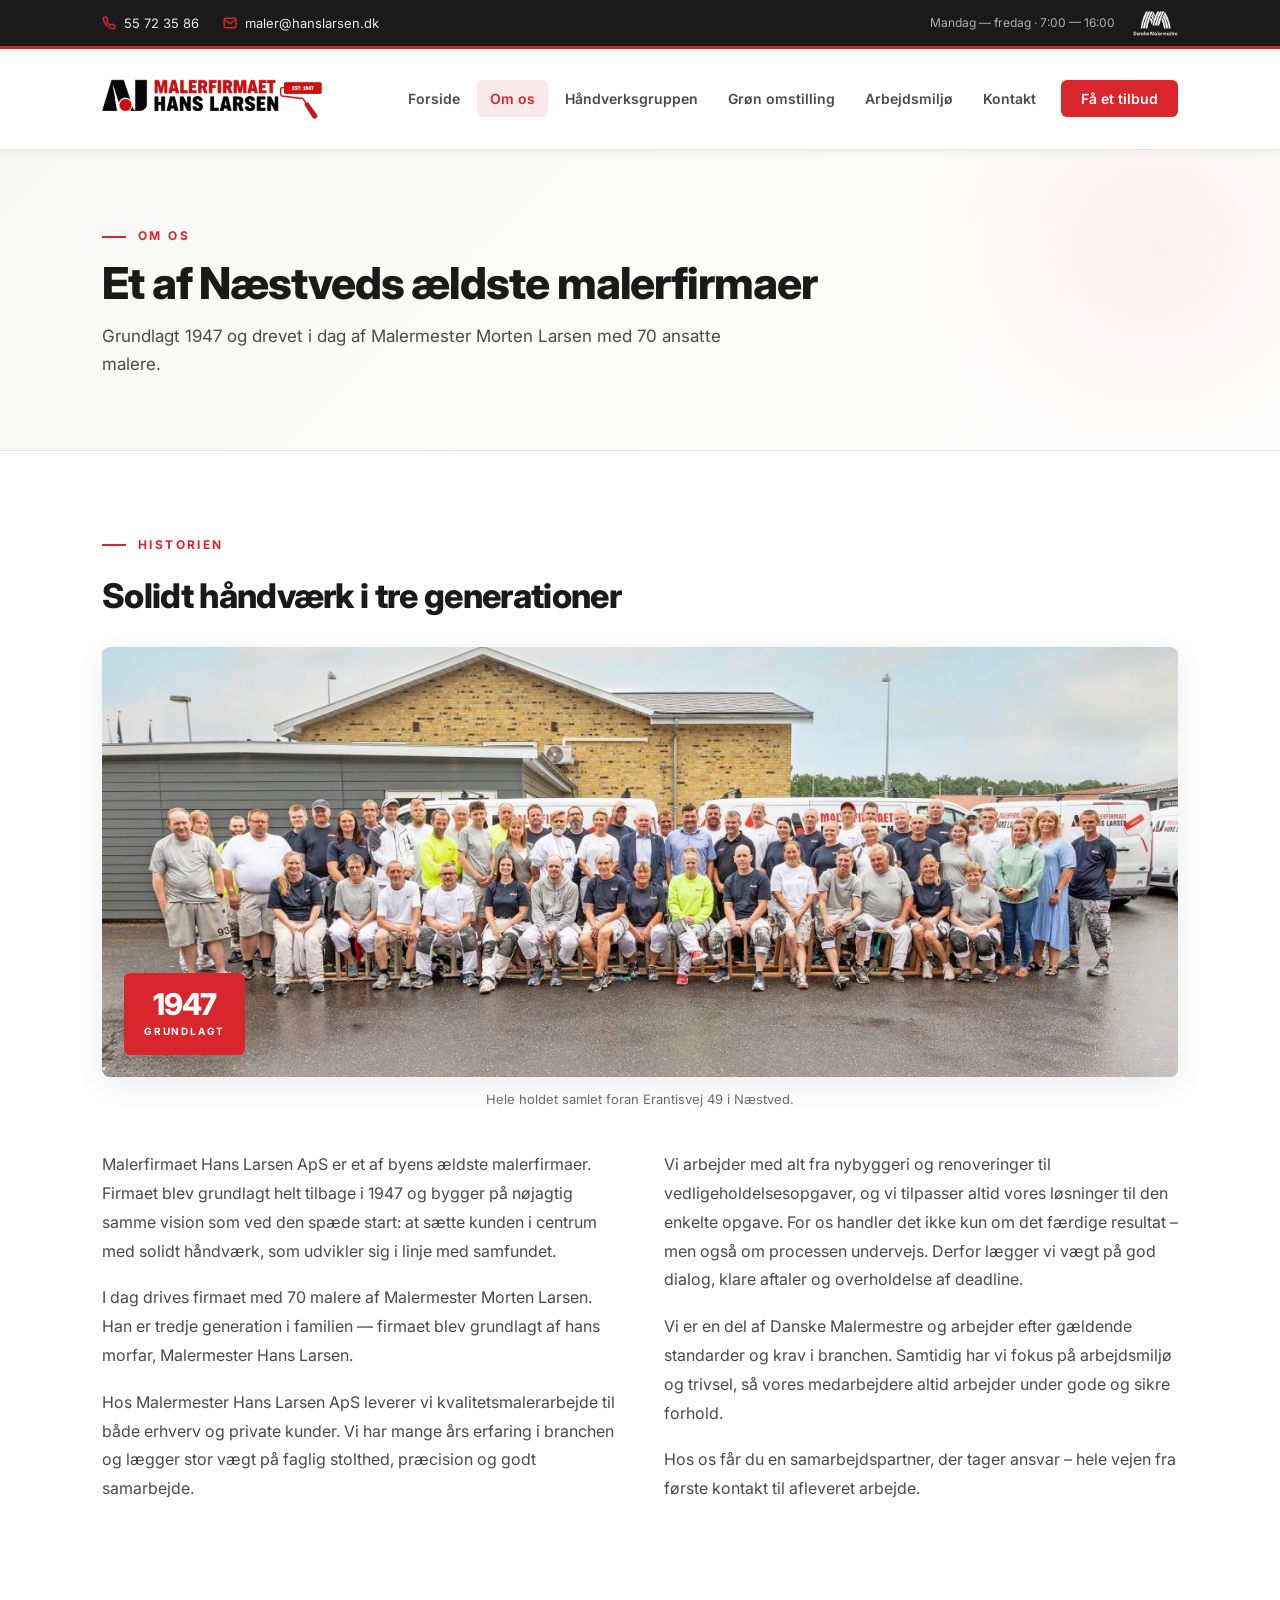
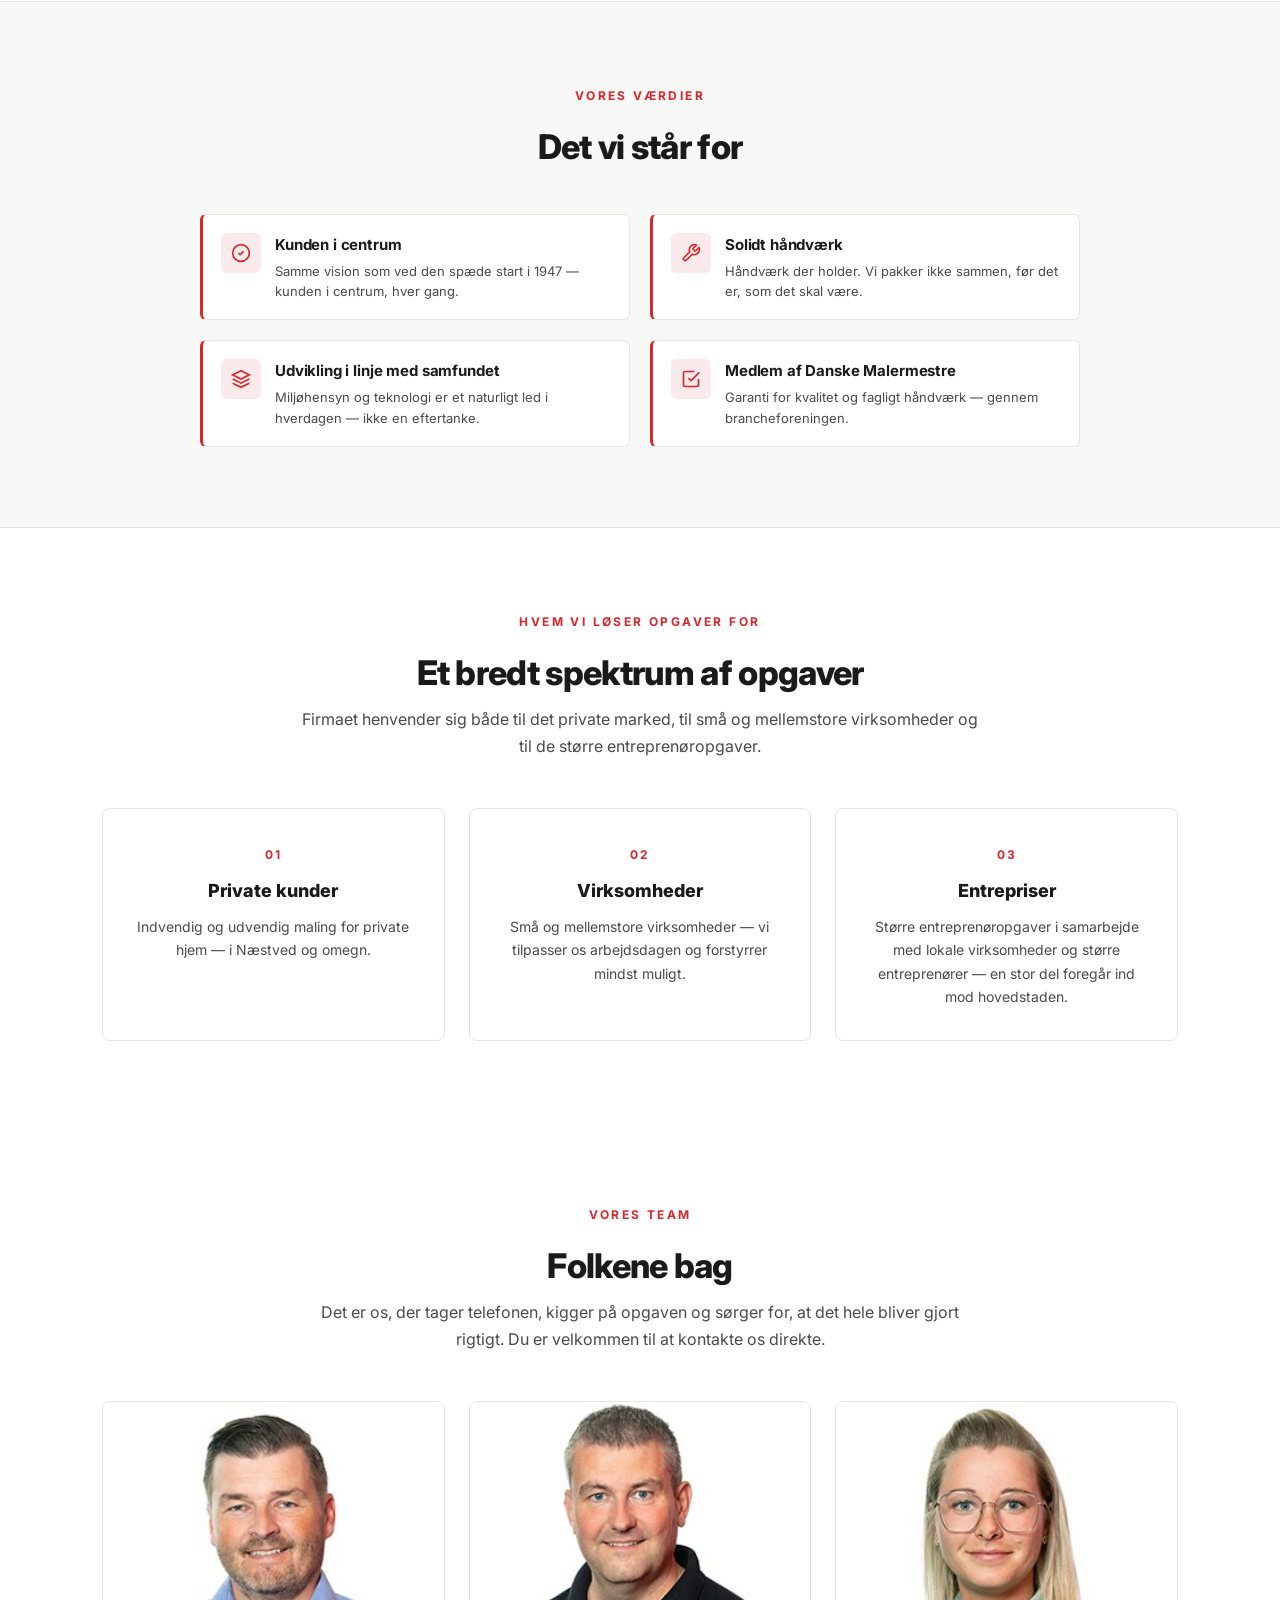
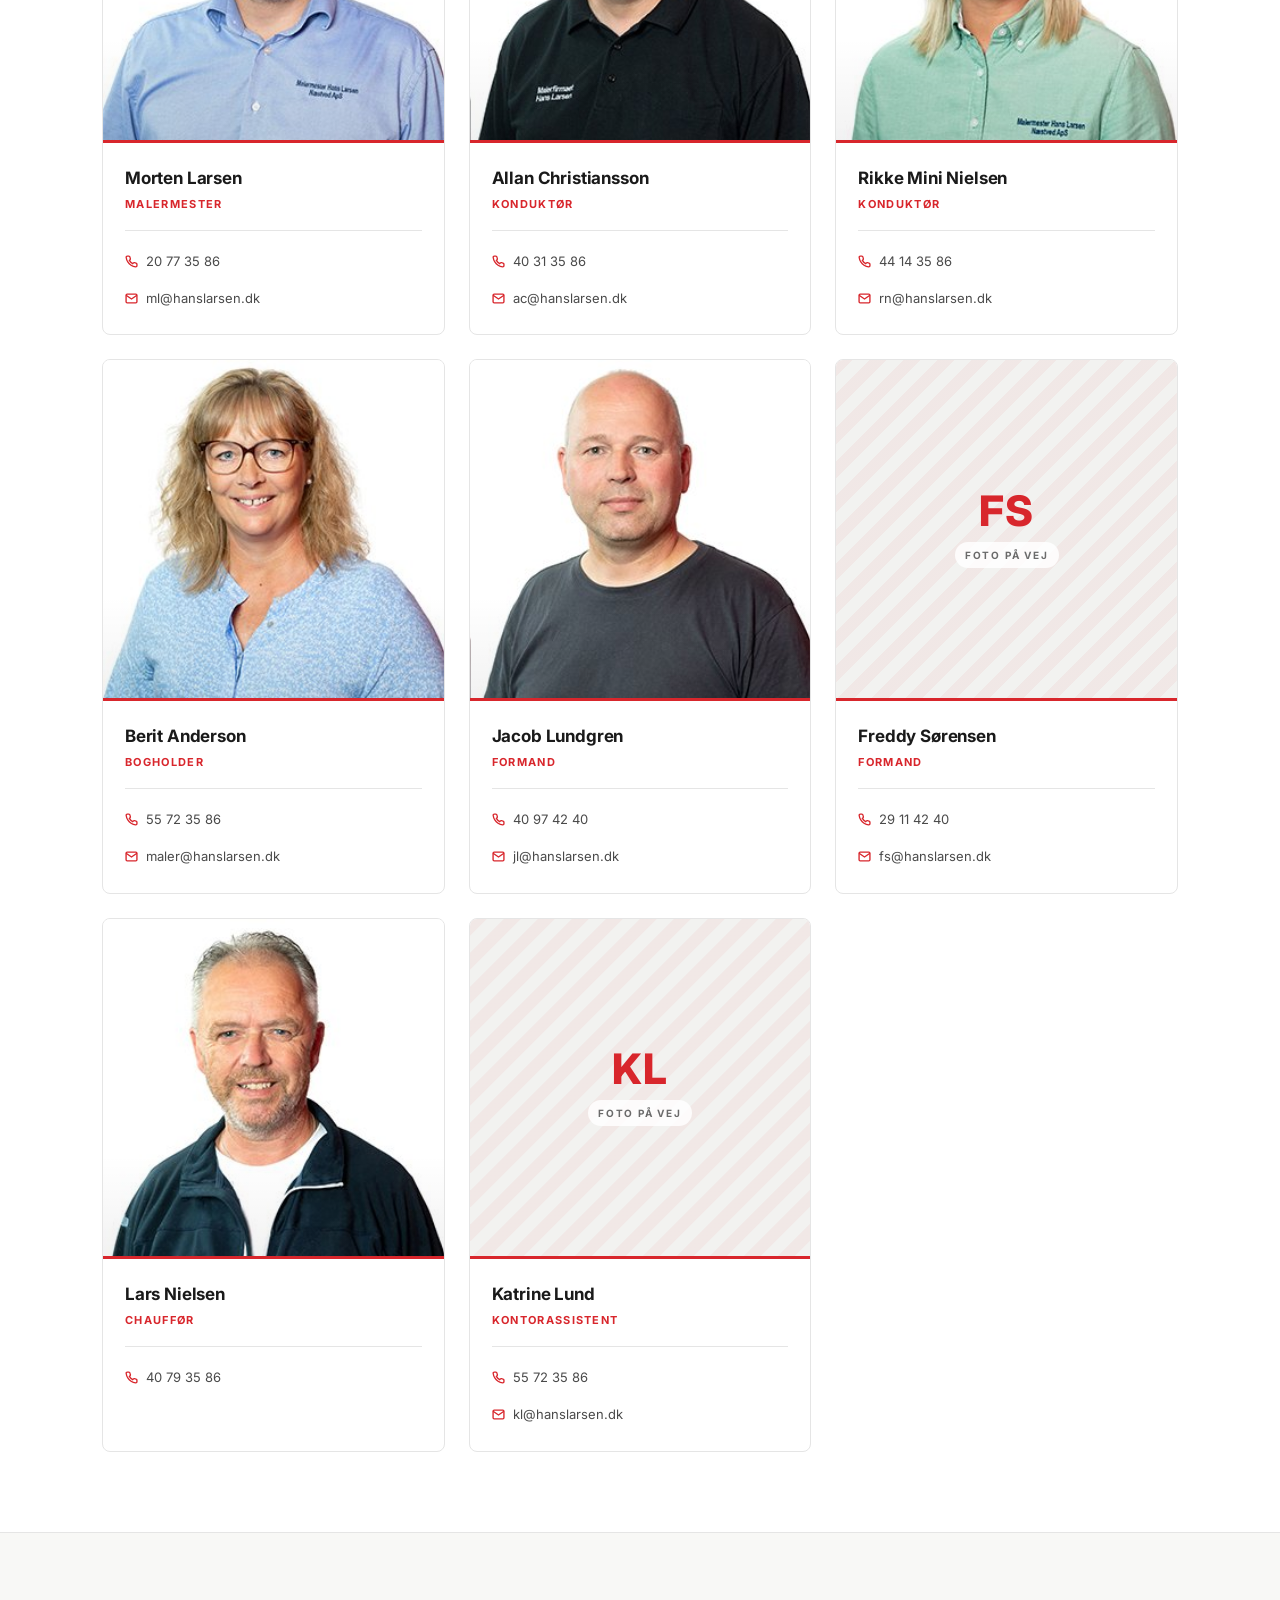
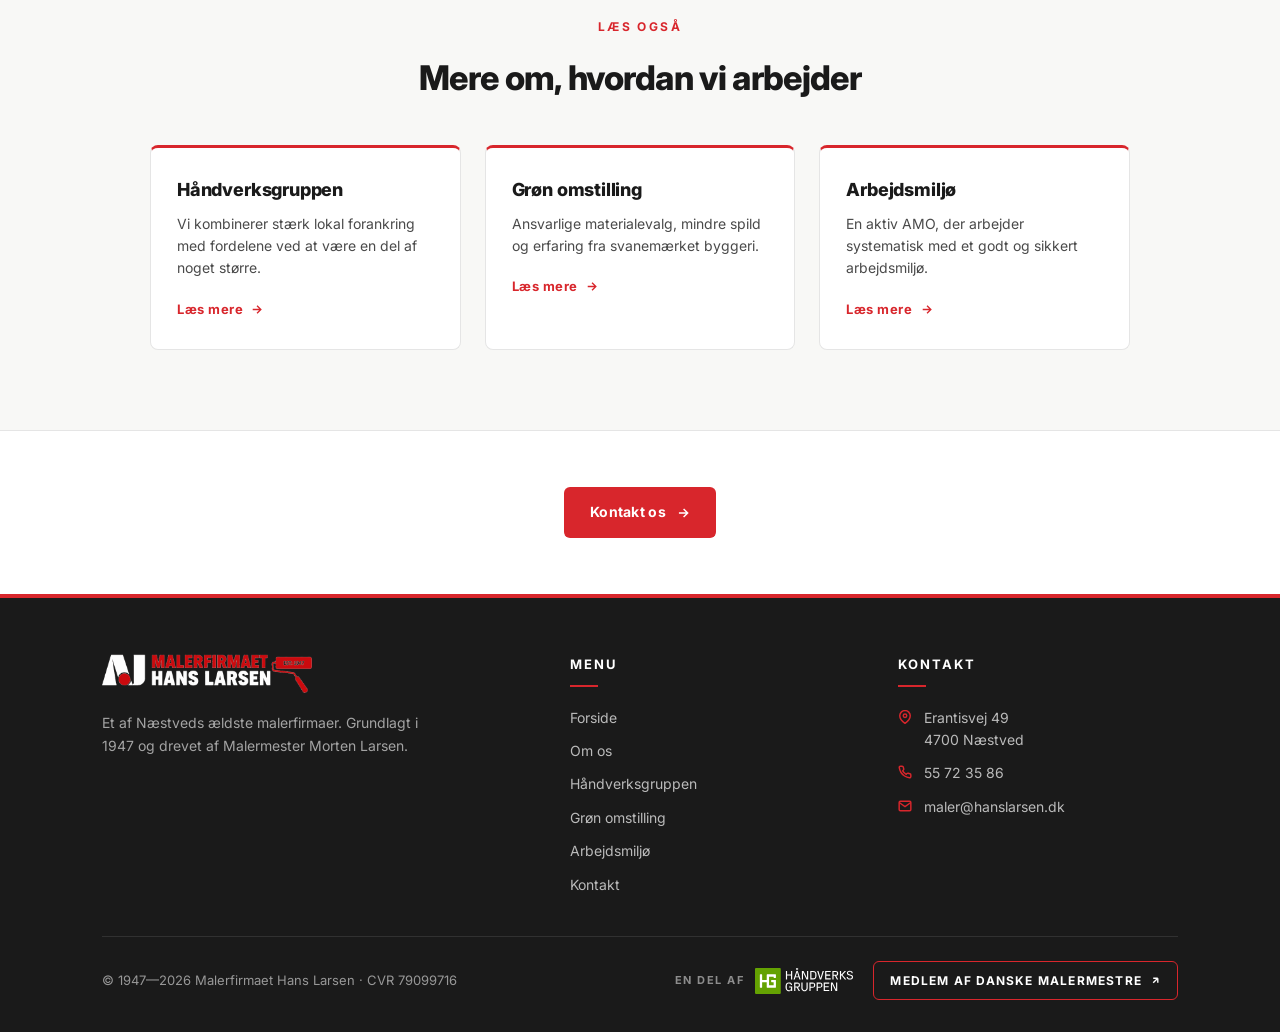
<file: om-os/index.html>
<!DOCTYPE html>
<html lang="da">
<head>
<meta charset="UTF-8">
<meta name="viewport" content="width=device-width, initial-scale=1.0">

<!-- Primary Meta Tags -->
<title>Om os — Malerfirmaet Hans Larsen | Næstved siden 1947</title>
<meta name="title" content="Om os — Malerfirmaet Hans Larsen | Næstved siden 1947">
<meta name="description" content="Læs om Malerfirmaet Hans Larsen — et af Næstveds ældste malerfirmaer. Grundlagt 1947, drevet af Malermester Morten Larsen med 70 ansatte malere og en del af Håndverksgruppen.">
<meta name="keywords" content="om hans larsen, malerfirma næstved historie, morten larsen malermester, malerfirma siden 1947, arbejdsmiljø malerfirma, håndverksgruppen">
<meta name="author" content="Malerfirmaet Hans Larsen">
<meta name="robots" content="noindex">
<link rel="canonical" href="https://www.hanslarsen.dk/om-os/">

<!-- Open Graph / Facebook -->
<meta property="og:type" content="website">
<meta property="og:url" content="https://www.hanslarsen.dk/om-os/">
<meta property="og:title" content="Om os — Malerfirmaet Hans Larsen">
<meta property="og:description" content="Et af Næstveds ældste malerfirmaer. Grundlagt 1947 og drevet af Malermester Morten Larsen.">
<meta property="og:image" content="https://www.hanslarsen.dk/images/hold.jpg">
<meta property="og:image:width" content="1260">
<meta property="og:image:height" content="900">
<meta property="og:image:alt" content="Hele holdet fra Malerfirmaet Hans Larsen foran firmaets biler i Næstved">
<meta property="og:locale" content="da_DK">
<meta property="og:site_name" content="Malerfirmaet Hans Larsen">

<!-- Twitter -->
<meta name="twitter:card" content="summary_large_image">
<meta name="twitter:title" content="Om os — Malerfirmaet Hans Larsen">
<meta name="twitter:description" content="Et af Næstveds ældste malerfirmaer. Grundlagt 1947 og drevet af Malermester Morten Larsen.">
<meta name="twitter:image" content="https://www.hanslarsen.dk/images/hold.jpg">

<!-- Favicon -->
<link rel="icon" type="image/png" href="../hanslarsenlogo.png">
<link rel="apple-touch-icon" href="../hanslarsenlogo.png">

<!-- Fonts -->
<link rel="preconnect" href="https://fonts.googleapis.com">
<link rel="preconnect" href="https://fonts.gstatic.com" crossorigin>
<link href="https://fonts.googleapis.com/css2?family=Inter:wght@400;500;600;700;800&display=swap" rel="stylesheet">

<meta name="theme-color" content="#D8262C">

<!-- Stylesheet -->
<link rel="stylesheet" href="../styles.css">

<!-- Page-specific styles -->
<style>
.values-grid {
  display: grid;
  grid-template-columns: repeat(2, 1fr);
  gap: 20px;
  margin-top: 24px;
}
.value-card {
  display: flex;
  gap: 14px;
  align-items: flex-start;
  padding: 18px;
  background: white;
  border: 1px solid var(--gray-200);
  border-radius: 6px;
  border-left: 3px solid var(--red);
  transition: all 0.25s var(--transition);
}
.value-card:hover {
  border-color: var(--red);
  transform: translateY(-2px);
  box-shadow: var(--shadow-sm);
}
.value-icon {
  width: 40px;
  height: 40px;
  background: var(--red-soft);
  color: var(--red);
  border-radius: 6px;
  display: flex;
  align-items: center;
  justify-content: center;
  flex-shrink: 0;
}
.value-card h3 {
  font-size: 15px;
  font-weight: 700;
  margin-bottom: 4px;
  letter-spacing: -0.01em;
}
.value-card p {
  font-size: 13px;
  color: var(--gray-700);
  margin: 0;
  line-height: 1.55;
}

/* Customer types */
.customer-types {
  display: grid;
  grid-template-columns: repeat(3, 1fr);
  gap: 24px;
}
.customer-card {
  background: white;
  border: 1px solid var(--gray-200);
  border-radius: 8px;
  padding: 32px 28px;
  text-align: center;
  transition: all 0.3s var(--transition);
}
.customer-card:hover {
  border-color: var(--red);
  transform: translateY(-4px);
  box-shadow: var(--shadow);
}
.customer-card .num {
  display: inline-block;
  font-size: 12px;
  font-weight: 700;
  letter-spacing: 0.15em;
  color: var(--red);
  margin-bottom: 12px;
}
.customer-card h3 {
  font-size: 18px;
  font-weight: 800;
  margin-bottom: 10px;
}
.customer-card p {
  color: var(--gray-700);
  font-size: 14px;
  line-height: 1.65;
}

@media (max-width: 960px) {
  .values-grid { grid-template-columns: 1fr; }
  .customer-types { grid-template-columns: 1fr; gap: 16px; }
}
</style>

<!-- The reveal animations need JS. Without it the page must still be readable. -->
<noscript><style>.reveal,.reveal-left,.reveal-right,.reveal-stagger > *{opacity:1 !important;transform:none !important;}</style></noscript>
<script type="application/ld+json">
{
  "@context": "https://schema.org",
  "@type": "AboutPage",
  "name": "Om Malerfirmaet Hans Larsen",
  "description": "Et af Næstveds ældste malerfirmaer, grundlagt 1947 og drevet af Malermester Morten Larsen.",
  "url": "https://www.hanslarsen.dk/om-os/",
  "mainEntity": {
    "@type": "LocalBusiness",
    "name": "Malerfirmaet Hans Larsen",
    "foundingDate": "1947",
    "url": "https://www.hanslarsen.dk/"
  }
}
</script>
</head>
<body>

<a href="#main" class="skip-link">Spring til indhold</a>

<!-- TOPBAR -->
<div class="topbar">
  <div class="container topbar-inner">
    <div class="topbar-info">
      <a href="tel:+4555723586" aria-label="Ring til os">
        <svg width="14" height="14" viewBox="0 0 24 24" fill="none" stroke="currentColor" stroke-width="2.5" aria-hidden="true"><path d="M22 16.92v3a2 2 0 01-2.18 2 19.79 19.79 0 01-8.63-3.07 19.5 19.5 0 01-6-6 19.79 19.79 0 01-3.07-8.67A2 2 0 014.11 2h3a2 2 0 012 1.72 12.84 12.84 0 00.7 2.81 2 2 0 01-.45 2.11L8.09 9.91a16 16 0 006 6l1.27-1.27a2 2 0 012.11-.45 12.84 12.84 0 002.81.7A2 2 0 0122 16.92z"/></svg>
        55 72 35 86
      </a>
      <a href="mailto:maler@hanslarsen.dk" aria-label="Send os en e-mail">
        <svg width="14" height="14" viewBox="0 0 24 24" fill="none" stroke="currentColor" stroke-width="2.5" aria-hidden="true"><path d="M4 4h16c1.1 0 2 .9 2 2v12c0 1.1-.9 2-2 2H4c-1.1 0-2-.9-2-2V6c0-1.1.9-2 2-2z"/><polyline points="22,6 12,13 2,6"/></svg>
        maler@hanslarsen.dk
      </a>
    </div>
    <div class="topbar-extras">
      <span class="topbar-meta">Mandag — fredag · 7:00 — 16:00</span>
      <a href="https://malermestre.dk/" target="_blank" rel="noopener" class="topbar-malermestre" title="Medlem af Danske Malermestre">
        <img src="../images/malermestre.png" alt="Danske Malermestre" width="113" height="65" />
      </a>
    </div>
  </div>
</div>

<!-- NAV -->
<nav role="navigation" aria-label="Hovednavigation">
  <div class="container nav-inner">
    <a href="../" class="logo" aria-label="Forside">
      <div class="logo-mark">
        <img src="../hanslarsenlogo.png" alt="Malerfirmaet Hans Larsen" width="660" height="122" />
      </div>
    </a>
    <button class="menu-toggle" id="menuToggle" aria-label="Åbn menu" aria-expanded="false" aria-controls="navMenu">
      <svg class="icon-open" width="24" height="24" viewBox="0 0 24 24" fill="none" stroke="currentColor" stroke-width="2.5" aria-hidden="true"><path d="M4 6h16M4 12h16M4 18h16"/></svg>
      <svg class="icon-close" width="24" height="24" viewBox="0 0 24 24" fill="none" stroke="currentColor" stroke-width="2.5" aria-hidden="true"><path d="M6 6l12 12M6 18L18 6"/></svg>
    </button>
    <ul class="nav-menu" id="navMenu">
      <li><a href="../">Forside</a></li>
      <li><a href="../om-os/" class="active" aria-current="page">Om os</a></li>
      <li><a href="../haandverksgruppen/">Håndverksgruppen</a></li>
      <li><a href="../groen-omstilling/">Grøn omstilling</a></li>
      <li><a href="../arbejdsmiljoe/">Arbejdsmiljø</a></li>
      <li><a href="../kontakt/">Kontakt</a></li>
      <li><a href="../kontakt/" class="nav-cta">Få et tilbud</a></li>
    </ul>
  </div>
</nav>

<main id="main">

<section class="page-header">
  <div class="container">
    <span class="page-tag">Om os</span>
    <h1>Et af Næstveds ældste malerfirmaer</h1>
    <p>Grundlagt 1947 og drevet i dag af Malermester Morten Larsen med 70 ansatte malere.</p>
  </div>
</section>

<!-- HISTORIEN -->
<section aria-labelledby="historie-title">
  <div class="container">
    <div class="section-head reveal" style="margin-bottom: 32px;">
      <span class="section-tag">Historien</span>
      <h2 id="historie-title" class="section-title" style="margin-top: 8px;">Solidt håndværk i tre generationer</h2>
    </div>
    <figure class="photo-figure reveal">
      <div class="photo-band">
        <img src="../images/hold.jpg" alt="Hele holdet fra Malerfirmaet Hans Larsen samlet foran firmaets biler på Erantisvej i Næstved" loading="lazy" width="1260" height="900">
        <div class="media-badge">
          <div class="num">1947</div>
          <div class="label">Grundlagt</div>
        </div>
      </div>
      <figcaption class="photo-caption">Hele holdet samlet foran Erantisvej 49 i Næstved.</figcaption>
    </figure>
    <div class="prose-2col reveal">
      <p>Malerfirmaet Hans Larsen ApS er et af byens ældste malerfirmaer. Firmaet blev grundlagt helt tilbage i 1947 og bygger på nøjagtig samme vision som ved den spæde start: at sætte kunden i centrum med solidt håndværk, som udvikler sig i linje med samfundet.</p>
      <p>I dag drives firmaet med 70 malere af Malermester Morten Larsen. Han er tredje generation i familien — firmaet blev grundlagt af hans morfar, Malermester Hans Larsen.</p>
      <p>Hos Malermester Hans Larsen ApS leverer vi kvalitetsmalerarbejde til både erhverv og private kunder. Vi har mange års erfaring i branchen og lægger stor vægt på faglig stolthed, præcision og godt samarbejde.</p>
      <p>Vi arbejder med alt fra nybyggeri og renoveringer til vedligeholdelsesopgaver, og vi tilpasser altid vores løsninger til den enkelte opgave. For os handler det ikke kun om det færdige resultat – men også om processen undervejs. Derfor lægger vi vægt på god dialog, klare aftaler og overholdelse af deadline.</p>
      <p>Vi er en del af Danske Malermestre og arbejder efter gældende standarder og krav i branchen. Samtidig har vi fokus på arbejdsmiljø og trivsel, så vores medarbejdere altid arbejder under gode og sikre forhold.</p>
      <p>Hos os får du en samarbejdspartner, der tager ansvar – hele vejen fra første kontakt til afleveret arbejde.</p>
    </div>
  </div>
</section>

<!-- VÆRDIER -->
<section class="alt" aria-labelledby="values-title">
  <div class="container">
    <div class="section-head center reveal">
      <span class="section-tag">Vores værdier</span>
      <h2 id="values-title" class="section-title" style="margin-top: 8px;">Det vi står for</h2>
    </div>
    <div class="values-grid reveal-stagger" style="max-width: 880px; margin: 0 auto;">
      <div class="value-card">
        <div class="value-icon">
          <svg width="20" height="20" viewBox="0 0 24 24" fill="none" stroke="currentColor" stroke-width="2" aria-hidden="true"><circle cx="12" cy="12" r="10"/><path d="M9 12l2 2 4-4"/></svg>
        </div>
        <div>
          <h3>Kunden i centrum</h3>
          <p>Samme vision som ved den spæde start i 1947 — kunden i centrum, hver gang.</p>
        </div>
      </div>
      <div class="value-card">
        <div class="value-icon">
          <svg width="20" height="20" viewBox="0 0 24 24" fill="none" stroke="currentColor" stroke-width="2" aria-hidden="true"><path d="M14.7 6.3a1 1 0 000 1.4l1.6 1.6a1 1 0 001.4 0l3.77-3.77a6 6 0 01-7.94 7.94l-6.91 6.91a2.12 2.12 0 01-3-3l6.91-6.91a6 6 0 017.94-7.94l-3.76 3.76z"/></svg>
        </div>
        <div>
          <h3>Solidt håndværk</h3>
          <p>Håndværk der holder. Vi pakker ikke sammen, før det er, som det skal være.</p>
        </div>
      </div>
      <div class="value-card">
        <div class="value-icon">
          <svg width="20" height="20" viewBox="0 0 24 24" fill="none" stroke="currentColor" stroke-width="2" aria-hidden="true"><path d="M12 2L2 7l10 5 10-5-10-5z"/><path d="M2 17l10 5 10-5M2 12l10 5 10-5"/></svg>
        </div>
        <div>
          <h3>Udvikling i linje med samfundet</h3>
          <p>Miljøhensyn og teknologi er et naturligt led i hverdagen — ikke en eftertanke.</p>
        </div>
      </div>
      <div class="value-card">
        <div class="value-icon">
          <svg width="20" height="20" viewBox="0 0 24 24" fill="none" stroke="currentColor" stroke-width="2" aria-hidden="true"><path d="M9 11l3 3L22 4"/><path d="M21 12v7a2 2 0 01-2 2H5a2 2 0 01-2-2V5a2 2 0 012-2h11"/></svg>
        </div>
        <div>
          <h3>Medlem af Danske Malermestre</h3>
          <p>Garanti for kvalitet og fagligt håndværk — gennem brancheforeningen.</p>
        </div>
      </div>
    </div>
  </div>
</section>

<!-- HVEM VI LØSER OPGAVER FOR -->
<section aria-labelledby="customers-title">
  <div class="container">
    <div class="section-head center reveal">
      <span class="section-tag">Hvem vi løser opgaver for</span>
      <h2 id="customers-title" class="section-title" style="margin-top: 8px;">Et bredt spektrum af opgaver</h2>
      <p>Firmaet henvender sig både til det private marked, til små og mellemstore virksomheder og til de større entreprenøropgaver.</p>
    </div>
    <div class="customer-types reveal-stagger">
      <div class="customer-card">
        <div class="num">01</div>
        <h3>Private kunder</h3>
        <p>Indvendig og udvendig maling for private hjem — i Næstved og omegn.</p>
      </div>
      <div class="customer-card">
        <div class="num">02</div>
        <h3>Virksomheder</h3>
        <p>Små og mellemstore virksomheder — vi tilpasser os arbejdsdagen og forstyrrer mindst muligt.</p>
      </div>
      <div class="customer-card">
        <div class="num">03</div>
        <h3>Entrepriser</h3>
        <p>Større entreprenøropgaver i samarbejde med lokale virksomheder og større entreprenører — en stor del foregår ind mod hovedstaden.</p>
      </div>
    </div>
  </div>
</section>

<!-- TEAM -->
<section aria-labelledby="team-title">
  <div class="container">
    <div class="section-head center reveal">
      <span class="section-tag">Vores team</span>
      <h2 id="team-title" class="section-title" style="margin-top: 8px;">Folkene bag</h2>
      <p>Det er os, der tager telefonen, kigger på opgaven og sørger for, at det hele bliver gjort rigtigt. Du er velkommen til at kontakte os direkte.</p>
    </div>
    <div class="team-grid reveal-stagger">
      <article class="team-card">
        <div class="team-photo" style="background-image: url('../images/team/morten-larsen.jpg');" role="img" aria-label="Foto af Morten Larsen"></div>
        <div class="team-info">
          <h3>Morten Larsen</h3>
          <div class="role">Malermester</div>
          <div class="team-contact-info">
            <a href="tel:+4520773586" aria-label="Ring til Morten Larsen"><svg width="14" height="14" viewBox="0 0 24 24" fill="none" stroke="currentColor" stroke-width="2.5" aria-hidden="true"><path d="M22 16.92v3a2 2 0 01-2.18 2 19.79 19.79 0 01-8.63-3.07 19.5 19.5 0 01-6-6 19.79 19.79 0 01-3.07-8.67A2 2 0 014.11 2h3a2 2 0 012 1.72 12.84 12.84 0 00.7 2.81 2 2 0 01-.45 2.11L8.09 9.91a16 16 0 006 6l1.27-1.27a2 2 0 012.11-.45 12.84 12.84 0 002.81.7A2 2 0 0122 16.92z"/></svg>20 77 35 86</a>
            <a href="mailto:ml@hanslarsen.dk" aria-label="Send e-mail til Morten Larsen"><svg width="14" height="14" viewBox="0 0 24 24" fill="none" stroke="currentColor" stroke-width="2.5" aria-hidden="true"><path d="M4 4h16c1.1 0 2 .9 2 2v12c0 1.1-.9 2-2 2H4c-1.1 0-2-.9-2-2V6c0-1.1.9-2 2-2z"/><polyline points="22,6 12,13 2,6"/></svg>ml@hanslarsen.dk</a>
          </div>
        </div>
      </article>
      <article class="team-card">
        <div class="team-photo" style="background-image: url('../images/team/allan-christiansson.jpg');" role="img" aria-label="Foto af Allan Christiansson"></div>
        <div class="team-info">
          <h3>Allan Christiansson</h3>
          <div class="role">Konduktør</div>
          <div class="team-contact-info">
            <a href="tel:+4540313586" aria-label="Ring til Allan Christiansson"><svg width="14" height="14" viewBox="0 0 24 24" fill="none" stroke="currentColor" stroke-width="2.5" aria-hidden="true"><path d="M22 16.92v3a2 2 0 01-2.18 2 19.79 19.79 0 01-8.63-3.07 19.5 19.5 0 01-6-6 19.79 19.79 0 01-3.07-8.67A2 2 0 014.11 2h3a2 2 0 012 1.72 12.84 12.84 0 00.7 2.81 2 2 0 01-.45 2.11L8.09 9.91a16 16 0 006 6l1.27-1.27a2 2 0 012.11-.45 12.84 12.84 0 002.81.7A2 2 0 0122 16.92z"/></svg>40 31 35 86</a>
            <a href="mailto:ac@hanslarsen.dk" aria-label="Send e-mail til Allan Christiansson"><svg width="14" height="14" viewBox="0 0 24 24" fill="none" stroke="currentColor" stroke-width="2.5" aria-hidden="true"><path d="M4 4h16c1.1 0 2 .9 2 2v12c0 1.1-.9 2-2 2H4c-1.1 0-2-.9-2-2V6c0-1.1.9-2 2-2z"/><polyline points="22,6 12,13 2,6"/></svg>ac@hanslarsen.dk</a>
          </div>
        </div>
      </article>
      <article class="team-card">
        <div class="team-photo" style="background-image: url('../images/team/rikke-mini-nielsen.jpg');" role="img" aria-label="Foto af Rikke Mini Nielsen"></div>
        <div class="team-info">
          <h3>Rikke Mini Nielsen</h3>
          <div class="role">Konduktør</div>
          <div class="team-contact-info">
            <a href="tel:+4544143586" aria-label="Ring til Rikke Mini Nielsen"><svg width="14" height="14" viewBox="0 0 24 24" fill="none" stroke="currentColor" stroke-width="2.5" aria-hidden="true"><path d="M22 16.92v3a2 2 0 01-2.18 2 19.79 19.79 0 01-8.63-3.07 19.5 19.5 0 01-6-6 19.79 19.79 0 01-3.07-8.67A2 2 0 014.11 2h3a2 2 0 012 1.72 12.84 12.84 0 00.7 2.81 2 2 0 01-.45 2.11L8.09 9.91a16 16 0 006 6l1.27-1.27a2 2 0 012.11-.45 12.84 12.84 0 002.81.7A2 2 0 0122 16.92z"/></svg>44 14 35 86</a>
            <a href="mailto:rn@hanslarsen.dk" aria-label="Send e-mail til Rikke Mini Nielsen"><svg width="14" height="14" viewBox="0 0 24 24" fill="none" stroke="currentColor" stroke-width="2.5" aria-hidden="true"><path d="M4 4h16c1.1 0 2 .9 2 2v12c0 1.1-.9 2-2 2H4c-1.1 0-2-.9-2-2V6c0-1.1.9-2 2-2z"/><polyline points="22,6 12,13 2,6"/></svg>rn@hanslarsen.dk</a>
          </div>
        </div>
      </article>
      <article class="team-card">
        <div class="team-photo" style="background-image: url('../images/team/berit-anderson.jpg');" role="img" aria-label="Foto af Berit Anderson"></div>
        <div class="team-info">
          <h3>Berit Anderson</h3>
          <div class="role">Bogholder</div>
          <div class="team-contact-info">
            <a href="tel:+4555723586" aria-label="Ring til Berit Anderson"><svg width="14" height="14" viewBox="0 0 24 24" fill="none" stroke="currentColor" stroke-width="2.5" aria-hidden="true"><path d="M22 16.92v3a2 2 0 01-2.18 2 19.79 19.79 0 01-8.63-3.07 19.5 19.5 0 01-6-6 19.79 19.79 0 01-3.07-8.67A2 2 0 014.11 2h3a2 2 0 012 1.72 12.84 12.84 0 00.7 2.81 2 2 0 01-.45 2.11L8.09 9.91a16 16 0 006 6l1.27-1.27a2 2 0 012.11-.45 12.84 12.84 0 002.81.7A2 2 0 0122 16.92z"/></svg>55 72 35 86</a>
            <a href="mailto:maler@hanslarsen.dk" aria-label="Send e-mail til Berit Anderson"><svg width="14" height="14" viewBox="0 0 24 24" fill="none" stroke="currentColor" stroke-width="2.5" aria-hidden="true"><path d="M4 4h16c1.1 0 2 .9 2 2v12c0 1.1-.9 2-2 2H4c-1.1 0-2-.9-2-2V6c0-1.1.9-2 2-2z"/><polyline points="22,6 12,13 2,6"/></svg>maler@hanslarsen.dk</a>
          </div>
        </div>
      </article>
      <article class="team-card">
        <div class="team-photo" style="background-image: url('../images/team/jacob-lundgren.jpg');" role="img" aria-label="Foto af Jacob Lundgren"></div>
        <div class="team-info">
          <h3>Jacob Lundgren</h3>
          <div class="role">Formand</div>
          <div class="team-contact-info">
            <a href="tel:+4540974240" aria-label="Ring til Jacob Lundgren"><svg width="14" height="14" viewBox="0 0 24 24" fill="none" stroke="currentColor" stroke-width="2.5" aria-hidden="true"><path d="M22 16.92v3a2 2 0 01-2.18 2 19.79 19.79 0 01-8.63-3.07 19.5 19.5 0 01-6-6 19.79 19.79 0 01-3.07-8.67A2 2 0 014.11 2h3a2 2 0 012 1.72 12.84 12.84 0 00.7 2.81 2 2 0 01-.45 2.11L8.09 9.91a16 16 0 006 6l1.27-1.27a2 2 0 012.11-.45 12.84 12.84 0 002.81.7A2 2 0 0122 16.92z"/></svg>40 97 42 40</a>
            <a href="mailto:jl@hanslarsen.dk" aria-label="Send e-mail til Jacob Lundgren"><svg width="14" height="14" viewBox="0 0 24 24" fill="none" stroke="currentColor" stroke-width="2.5" aria-hidden="true"><path d="M4 4h16c1.1 0 2 .9 2 2v12c0 1.1-.9 2-2 2H4c-1.1 0-2-.9-2-2V6c0-1.1.9-2 2-2z"/><polyline points="22,6 12,13 2,6"/></svg>jl@hanslarsen.dk</a>
          </div>
        </div>
      </article>
      <article class="team-card">
        <div class="team-photo placeholder" role="img" aria-label="Foto af Freddy Sørensen mangler endnu"><span class="initials" aria-hidden="true">FS</span><span class="pending">Foto på vej</span></div>
        <div class="team-info">
          <h3>Freddy Sørensen</h3>
          <div class="role">Formand</div>
          <div class="team-contact-info">
            <a href="tel:+4529114240" aria-label="Ring til Freddy Sørensen"><svg width="14" height="14" viewBox="0 0 24 24" fill="none" stroke="currentColor" stroke-width="2.5" aria-hidden="true"><path d="M22 16.92v3a2 2 0 01-2.18 2 19.79 19.79 0 01-8.63-3.07 19.5 19.5 0 01-6-6 19.79 19.79 0 01-3.07-8.67A2 2 0 014.11 2h3a2 2 0 012 1.72 12.84 12.84 0 00.7 2.81 2 2 0 01-.45 2.11L8.09 9.91a16 16 0 006 6l1.27-1.27a2 2 0 012.11-.45 12.84 12.84 0 002.81.7A2 2 0 0122 16.92z"/></svg>29 11 42 40</a>
            <a href="mailto:fs@hanslarsen.dk" aria-label="Send e-mail til Freddy Sørensen"><svg width="14" height="14" viewBox="0 0 24 24" fill="none" stroke="currentColor" stroke-width="2.5" aria-hidden="true"><path d="M4 4h16c1.1 0 2 .9 2 2v12c0 1.1-.9 2-2 2H4c-1.1 0-2-.9-2-2V6c0-1.1.9-2 2-2z"/><polyline points="22,6 12,13 2,6"/></svg>fs@hanslarsen.dk</a>
          </div>
        </div>
      </article>
      <article class="team-card">
        <div class="team-photo" style="background-image: url('../images/team/lars-nielsen.jpg');" role="img" aria-label="Foto af Lars Nielsen"></div>
        <div class="team-info">
          <h3>Lars Nielsen</h3>
          <div class="role">Chauffør</div>
          <div class="team-contact-info">
            <a href="tel:+4540793586" aria-label="Ring til Lars Nielsen"><svg width="14" height="14" viewBox="0 0 24 24" fill="none" stroke="currentColor" stroke-width="2.5" aria-hidden="true"><path d="M22 16.92v3a2 2 0 01-2.18 2 19.79 19.79 0 01-8.63-3.07 19.5 19.5 0 01-6-6 19.79 19.79 0 01-3.07-8.67A2 2 0 014.11 2h3a2 2 0 012 1.72 12.84 12.84 0 00.7 2.81 2 2 0 01-.45 2.11L8.09 9.91a16 16 0 006 6l1.27-1.27a2 2 0 012.11-.45 12.84 12.84 0 002.81.7A2 2 0 0122 16.92z"/></svg>40 79 35 86</a>
          </div>
        </div>
      </article>
      <article class="team-card">
        <div class="team-photo placeholder" role="img" aria-label="Foto af Katrine Lund mangler endnu"><span class="initials" aria-hidden="true">KL</span><span class="pending">Foto på vej</span></div>
        <div class="team-info">
          <h3>Katrine Lund</h3>
          <div class="role">Kontorassistent</div>
          <div class="team-contact-info">
            <a href="tel:+4555723586" aria-label="Ring til Katrine Lund"><svg width="14" height="14" viewBox="0 0 24 24" fill="none" stroke="currentColor" stroke-width="2.5" aria-hidden="true"><path d="M22 16.92v3a2 2 0 01-2.18 2 19.79 19.79 0 01-8.63-3.07 19.5 19.5 0 01-6-6 19.79 19.79 0 01-3.07-8.67A2 2 0 014.11 2h3a2 2 0 012 1.72 12.84 12.84 0 00.7 2.81 2 2 0 01-.45 2.11L8.09 9.91a16 16 0 006 6l1.27-1.27a2 2 0 012.11-.45 12.84 12.84 0 002.81.7A2 2 0 0122 16.92z"/></svg>55 72 35 86</a>
            <a href="mailto:kl@hanslarsen.dk" aria-label="Send e-mail til Katrine Lund"><svg width="14" height="14" viewBox="0 0 24 24" fill="none" stroke="currentColor" stroke-width="2.5" aria-hidden="true"><path d="M4 4h16c1.1 0 2 .9 2 2v12c0 1.1-.9 2-2 2H4c-1.1 0-2-.9-2-2V6c0-1.1.9-2 2-2z"/><polyline points="22,6 12,13 2,6"/></svg>kl@hanslarsen.dk</a>
          </div>
        </div>
      </article>
    </div>
  </div>
</section>

<!-- UNDERSIDER -->
<section class="alt" aria-labelledby="undersider-title">
  <div class="container">
    <div class="section-head center reveal">
      <span class="section-tag">Læs også</span>
      <h2 id="undersider-title" class="section-title" style="margin-top: 8px;">Mere om, hvordan vi arbejder</h2>
    </div>
    <div class="undersider-grid reveal-stagger">
      <a class="undersider-kort" href="../haandverksgruppen/">
        <h3>Håndverksgruppen</h3>
        <p>Vi kombinerer stærk lokal forankring med fordelene ved at være en del af noget større.</p>
        <span class="undersider-link">Læs mere <svg width="13" height="13" viewBox="0 0 24 24" fill="none" stroke="currentColor" stroke-width="2.5" aria-hidden="true"><path d="M5 12h14M13 5l7 7-7 7"/></svg></span>
      </a>
      <a class="undersider-kort" href="../groen-omstilling/">
        <h3>Grøn omstilling</h3>
        <p>Ansvarlige materialevalg, mindre spild og erfaring fra svanemærket byggeri.</p>
        <span class="undersider-link">Læs mere <svg width="13" height="13" viewBox="0 0 24 24" fill="none" stroke="currentColor" stroke-width="2.5" aria-hidden="true"><path d="M5 12h14M13 5l7 7-7 7"/></svg></span>
      </a>
      <a class="undersider-kort" href="../arbejdsmiljoe/">
        <h3>Arbejdsmiljø</h3>
        <p>En aktiv AMO, der arbejder systematisk med et godt og sikkert arbejdsmiljø.</p>
        <span class="undersider-link">Læs mere <svg width="13" height="13" viewBox="0 0 24 24" fill="none" stroke="currentColor" stroke-width="2.5" aria-hidden="true"><path d="M5 12h14M13 5l7 7-7 7"/></svg></span>
      </a>
    </div>
  </div>
</section>

<section class="compact">
  <div class="container">
    <div style="text-align: center;" class="reveal">
      <a href="../kontakt/" class="btn">
        Kontakt os
        <svg width="14" height="14" viewBox="0 0 24 24" fill="none" stroke="currentColor" stroke-width="2.5" aria-hidden="true"><path d="M5 12h14M13 5l7 7-7 7"/></svg>
      </a>
    </div>
  </div>
</section>

</main>

<!-- FOOTER -->
<footer role="contentinfo">
  <div class="container">
    <div class="footer-grid">
      <div class="footer-brand">
        <div class="footer-logo">
          <img src="../images/logo-hvid.png" alt="Malerfirmaet Hans Larsen" width="660" height="122" loading="lazy" />
        </div>
        <p>Et af Næstveds ældste malerfirmaer. Grundlagt i 1947 og drevet af Malermester Morten Larsen.</p>
      </div>
      <div class="footer-col">
        <h2>Menu</h2>
        <ul class="footer-list">
          <li><a href="../">Forside</a></li>
          <li><a href="../om-os/">Om os</a></li>
          <li><a href="../haandverksgruppen/">Håndverksgruppen</a></li>
          <li><a href="../groen-omstilling/">Grøn omstilling</a></li>
          <li><a href="../arbejdsmiljoe/">Arbejdsmiljø</a></li>
          <li><a href="../kontakt/">Kontakt</a></li>
        </ul>
      </div>
      <div class="footer-col">
        <h2>Kontakt</h2>
        <ul class="footer-list">
          <li class="icon-row">
            <svg width="14" height="14" viewBox="0 0 24 24" fill="none" stroke="currentColor" stroke-width="2.5" aria-hidden="true"><path d="M21 10c0 7-9 13-9 13s-9-6-9-13a9 9 0 0118 0z"/><circle cx="12" cy="10" r="3"/></svg>
            <span>Erantisvej 49<br>4700 Næstved</span>
          </li>
          <li class="icon-row">
            <svg width="14" height="14" viewBox="0 0 24 24" fill="none" stroke="currentColor" stroke-width="2.5" aria-hidden="true"><path d="M22 16.92v3a2 2 0 01-2.18 2 19.79 19.79 0 01-8.63-3.07 19.5 19.5 0 01-6-6 19.79 19.79 0 01-3.07-8.67A2 2 0 014.11 2h3a2 2 0 012 1.72 12.84 12.84 0 00.7 2.81 2 2 0 01-.45 2.11L8.09 9.91a16 16 0 006 6l1.27-1.27a2 2 0 012.11-.45 12.84 12.84 0 002.81.7A2 2 0 0122 16.92z"/></svg>
            <a href="tel:+4555723586">55 72 35 86</a>
          </li>
          <li class="icon-row">
            <svg width="14" height="14" viewBox="0 0 24 24" fill="none" stroke="currentColor" stroke-width="2.5" aria-hidden="true"><path d="M4 4h16c1.1 0 2 .9 2 2v12c0 1.1-.9 2-2 2H4c-1.1 0-2-.9-2-2V6c0-1.1.9-2 2-2z"/><polyline points="22,6 12,13 2,6"/></svg>
            <a href="mailto:maler@hanslarsen.dk">maler@hanslarsen.dk</a>
          </li>
        </ul>
      </div>
    </div>
    <div class="footer-bottom">
      <div class="footer-meta">© 1947—2026 Malerfirmaet Hans Larsen · CVR 79099716</div>
      <div class="footer-badges">
        <a href="https://www.handverksgruppen.com/da" target="_blank" rel="noopener" class="footer-hg" title="Vi er en del af Håndverksgruppen">
          <span>En del af</span>
          <img src="../images/handverksgruppen-hvid.svg" alt="Håndverksgruppen" width="943" height="248" loading="lazy" />
        </a>
        <a href="https://malermestre.dk/" target="_blank" rel="noopener" class="footer-link">
          Medlem af Danske Malermestre
          <svg width="11" height="11" viewBox="0 0 24 24" fill="none" stroke="currentColor" stroke-width="3" aria-hidden="true"><path d="M7 17L17 7M17 7H7M17 7V17"/></svg>
        </a>
      </div>
    </div>
  </div>
</footer>

<script src="../script.js"></script>
</body>
</html>
</file>
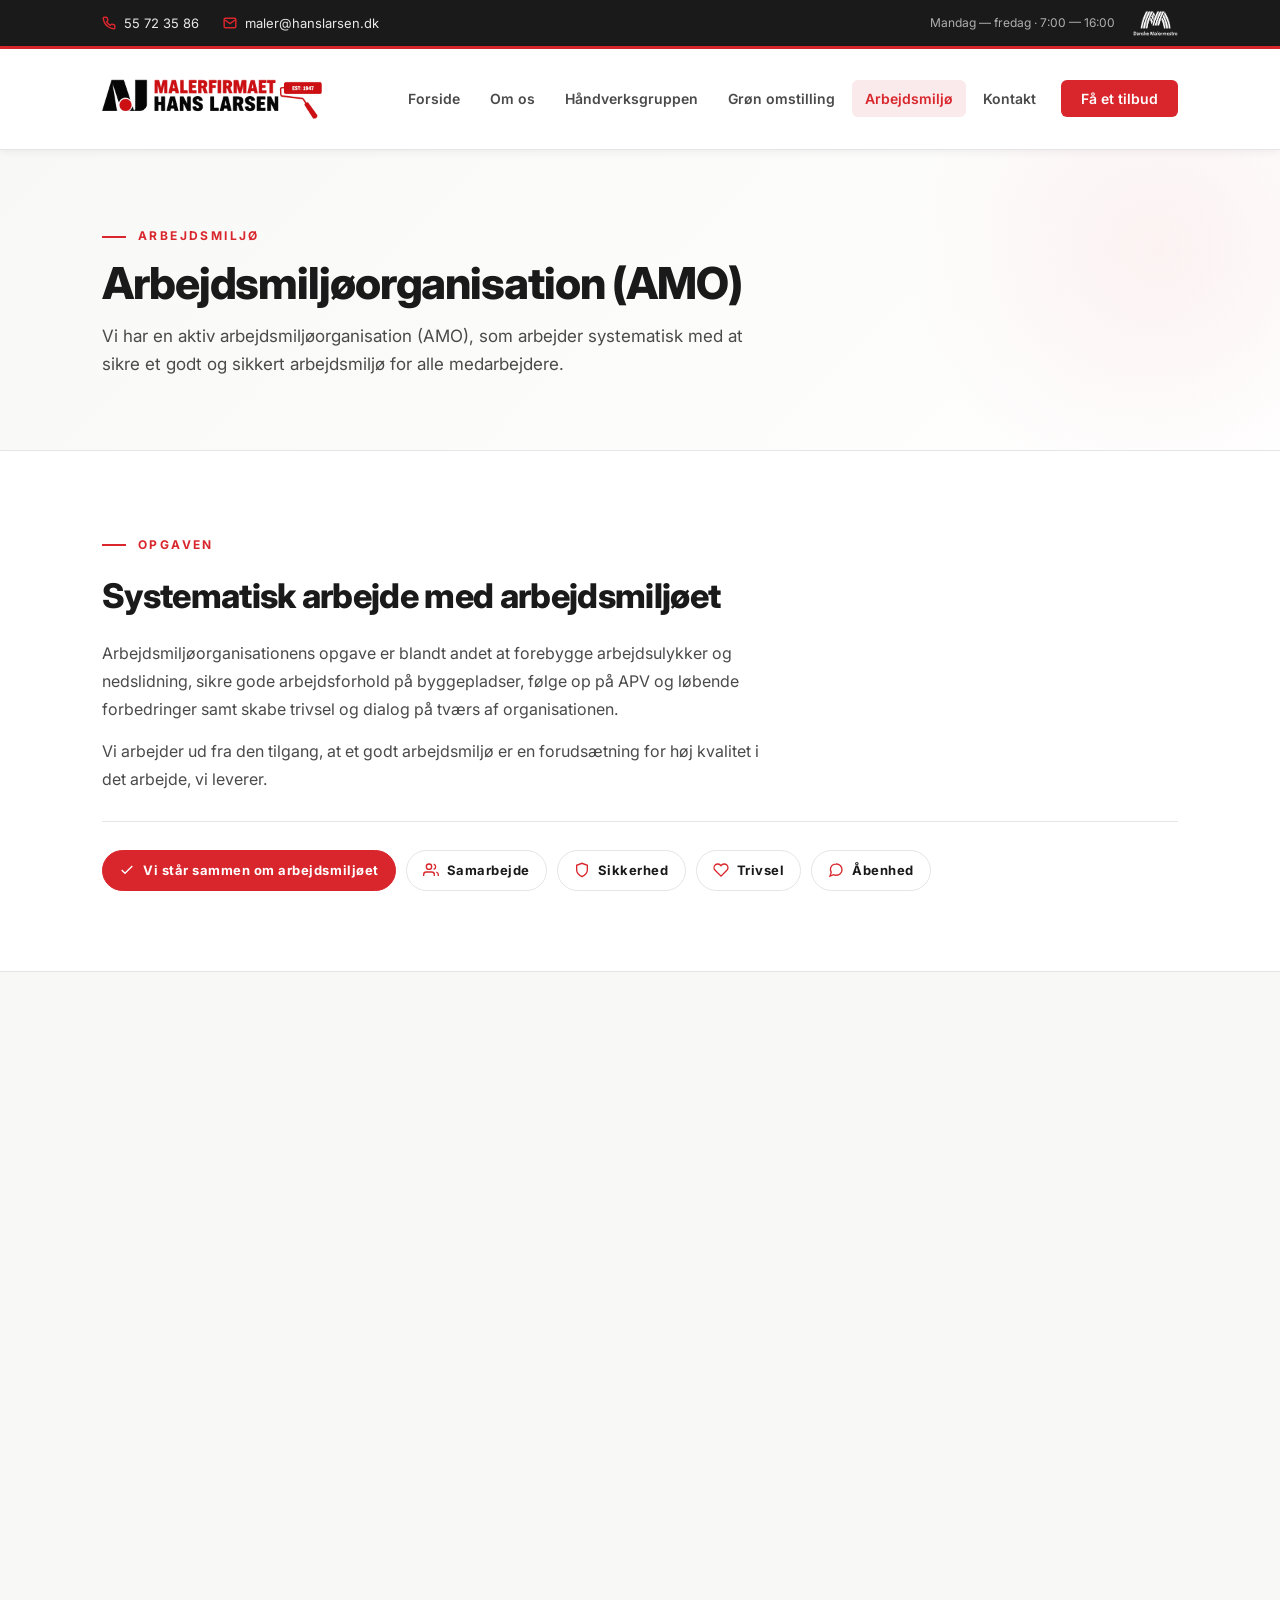
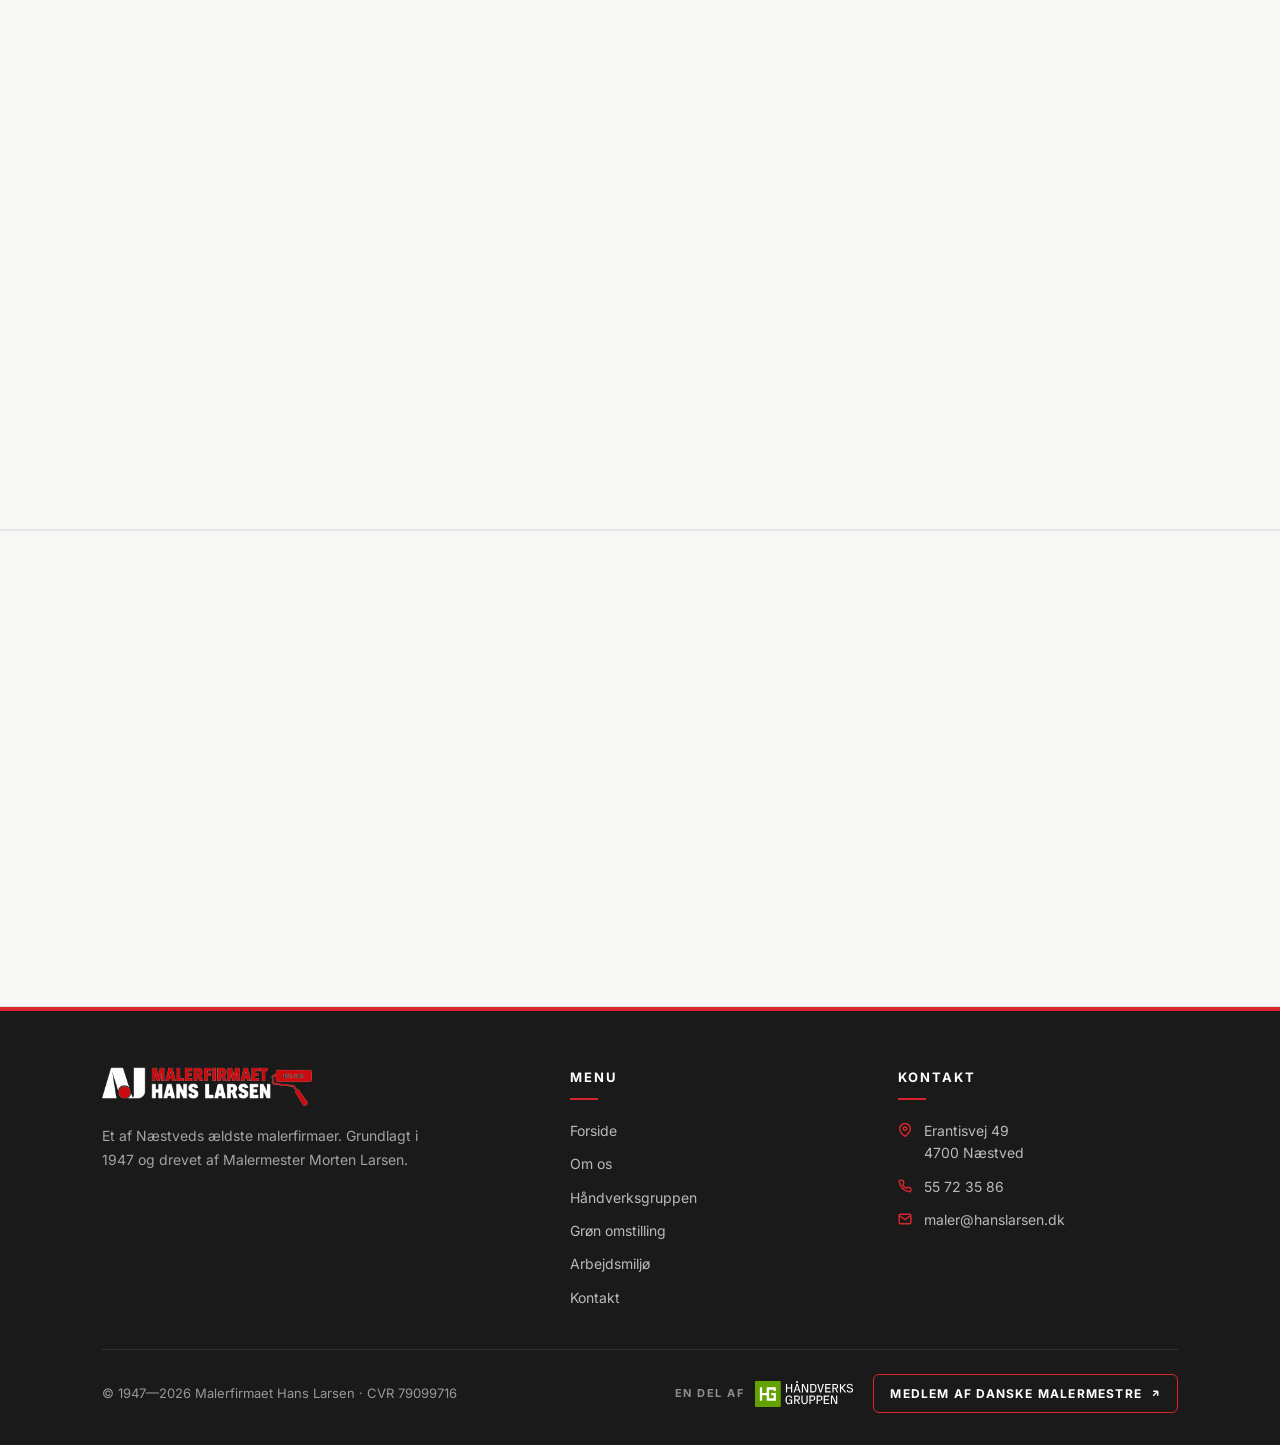
<file: arbejdsmiljoe.html>
<!DOCTYPE html>
<html lang="da"><head><meta charset="UTF-8">
<title>Siden er flyttet</title>
<meta name="robots" content="noindex">
<link rel="canonical" href="https://www.hanslarsen.dk/arbejdsmiljoe/">
<meta http-equiv="refresh" content="0; url=arbejdsmiljoe/">
</head><body><a href="arbejdsmiljoe/">Siden er flyttet</a></body></html>
</file>
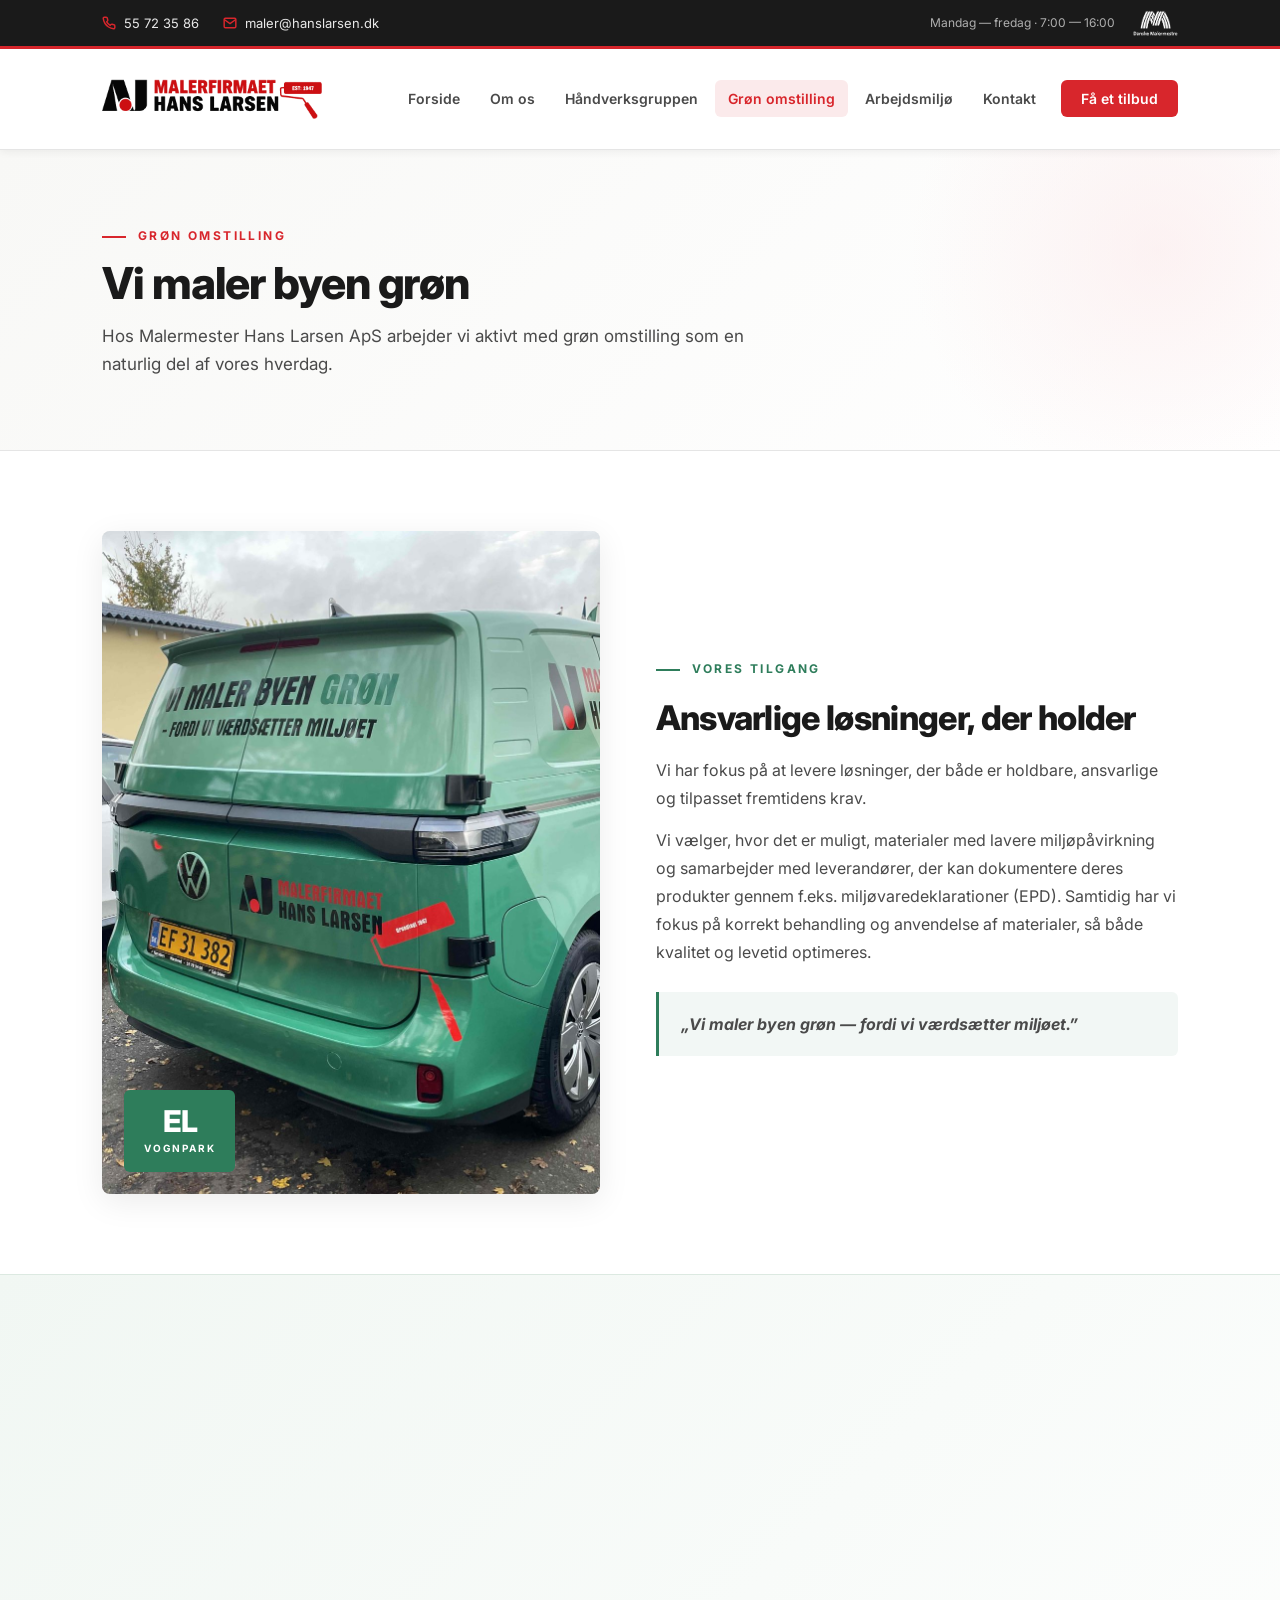
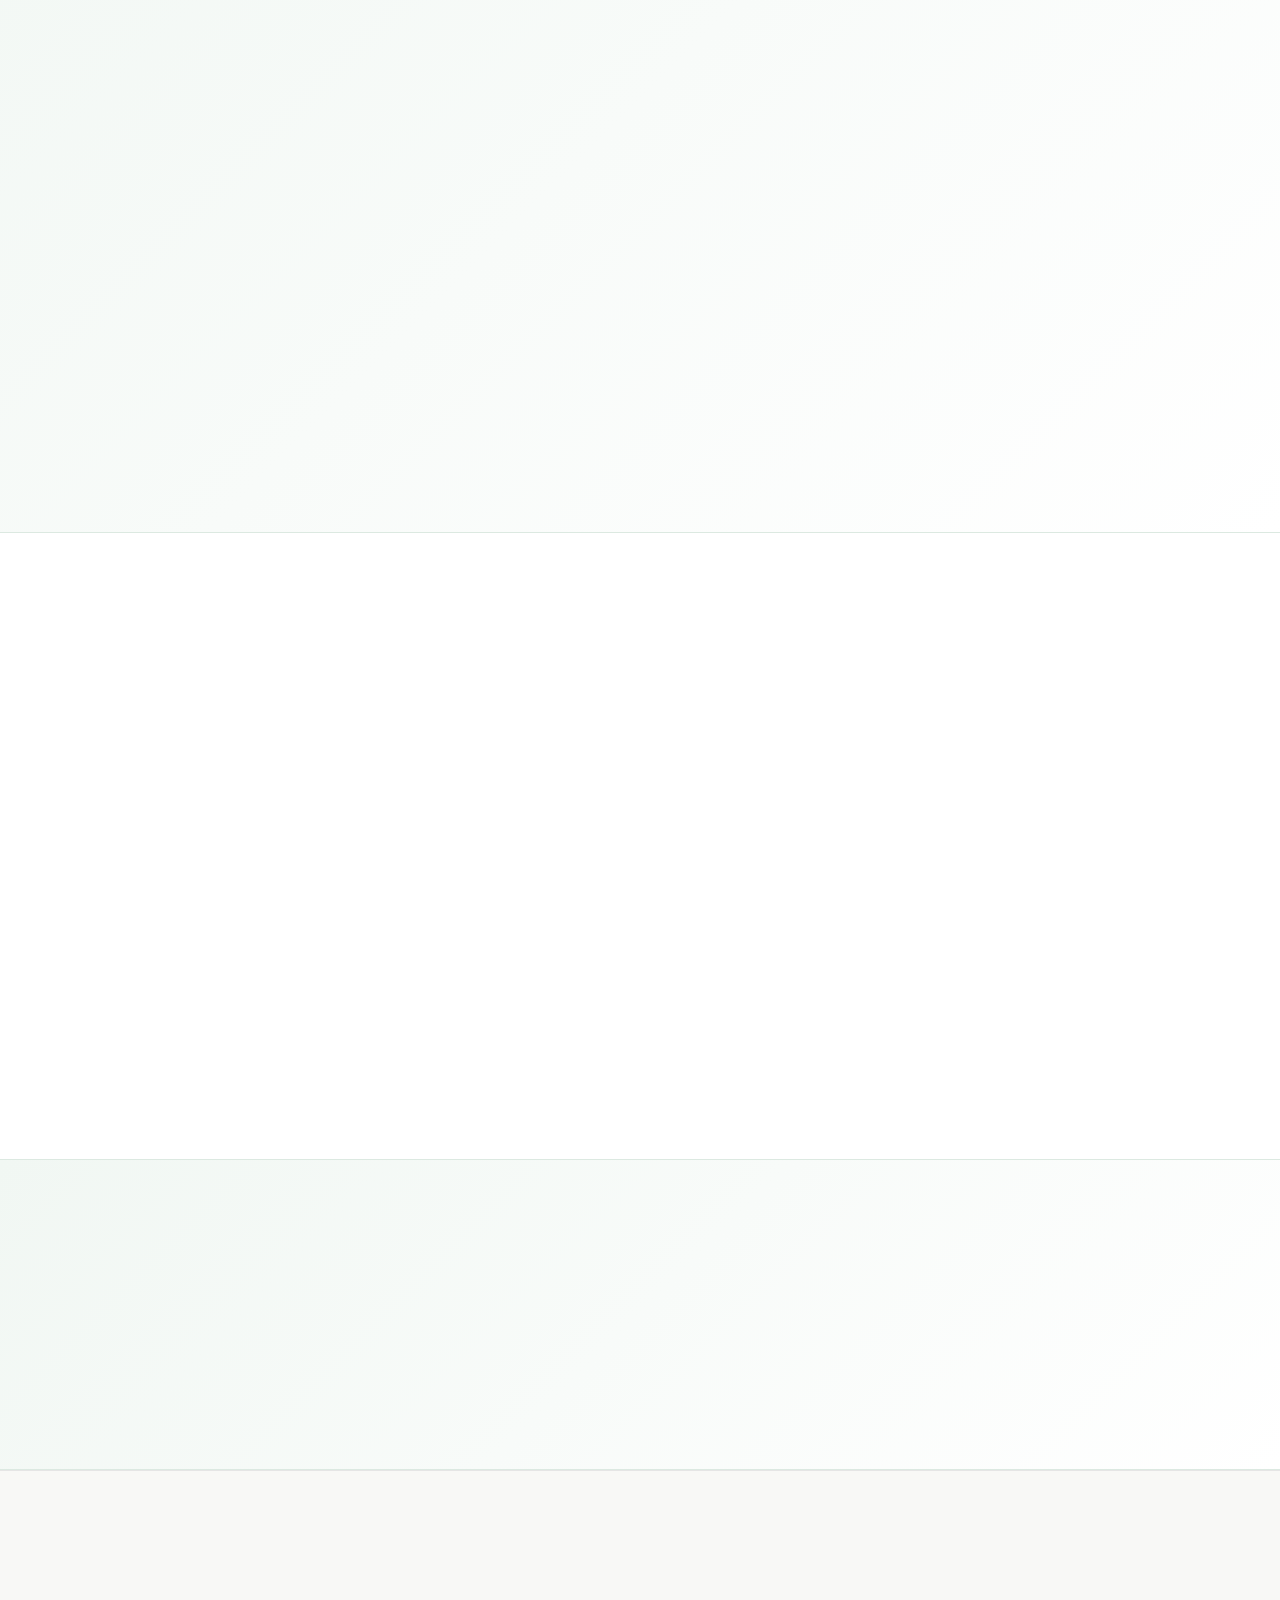
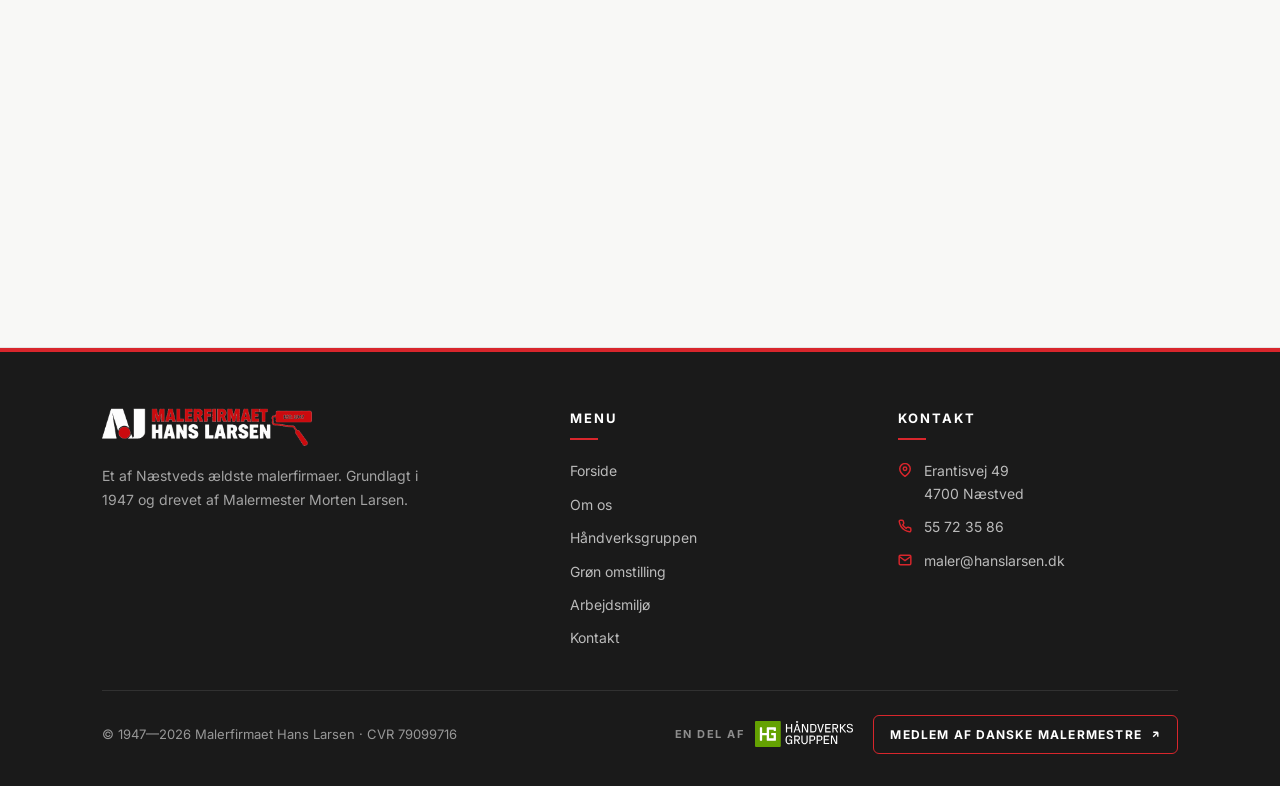
<file: groen-omstilling.html>
<!DOCTYPE html>
<html lang="da"><head><meta charset="UTF-8">
<title>Siden er flyttet</title>
<meta name="robots" content="noindex">
<link rel="canonical" href="https://www.hanslarsen.dk/groen-omstilling/">
<meta http-equiv="refresh" content="0; url=groen-omstilling/">
</head><body><a href="groen-omstilling/">Siden er flyttet</a></body></html>
</file>
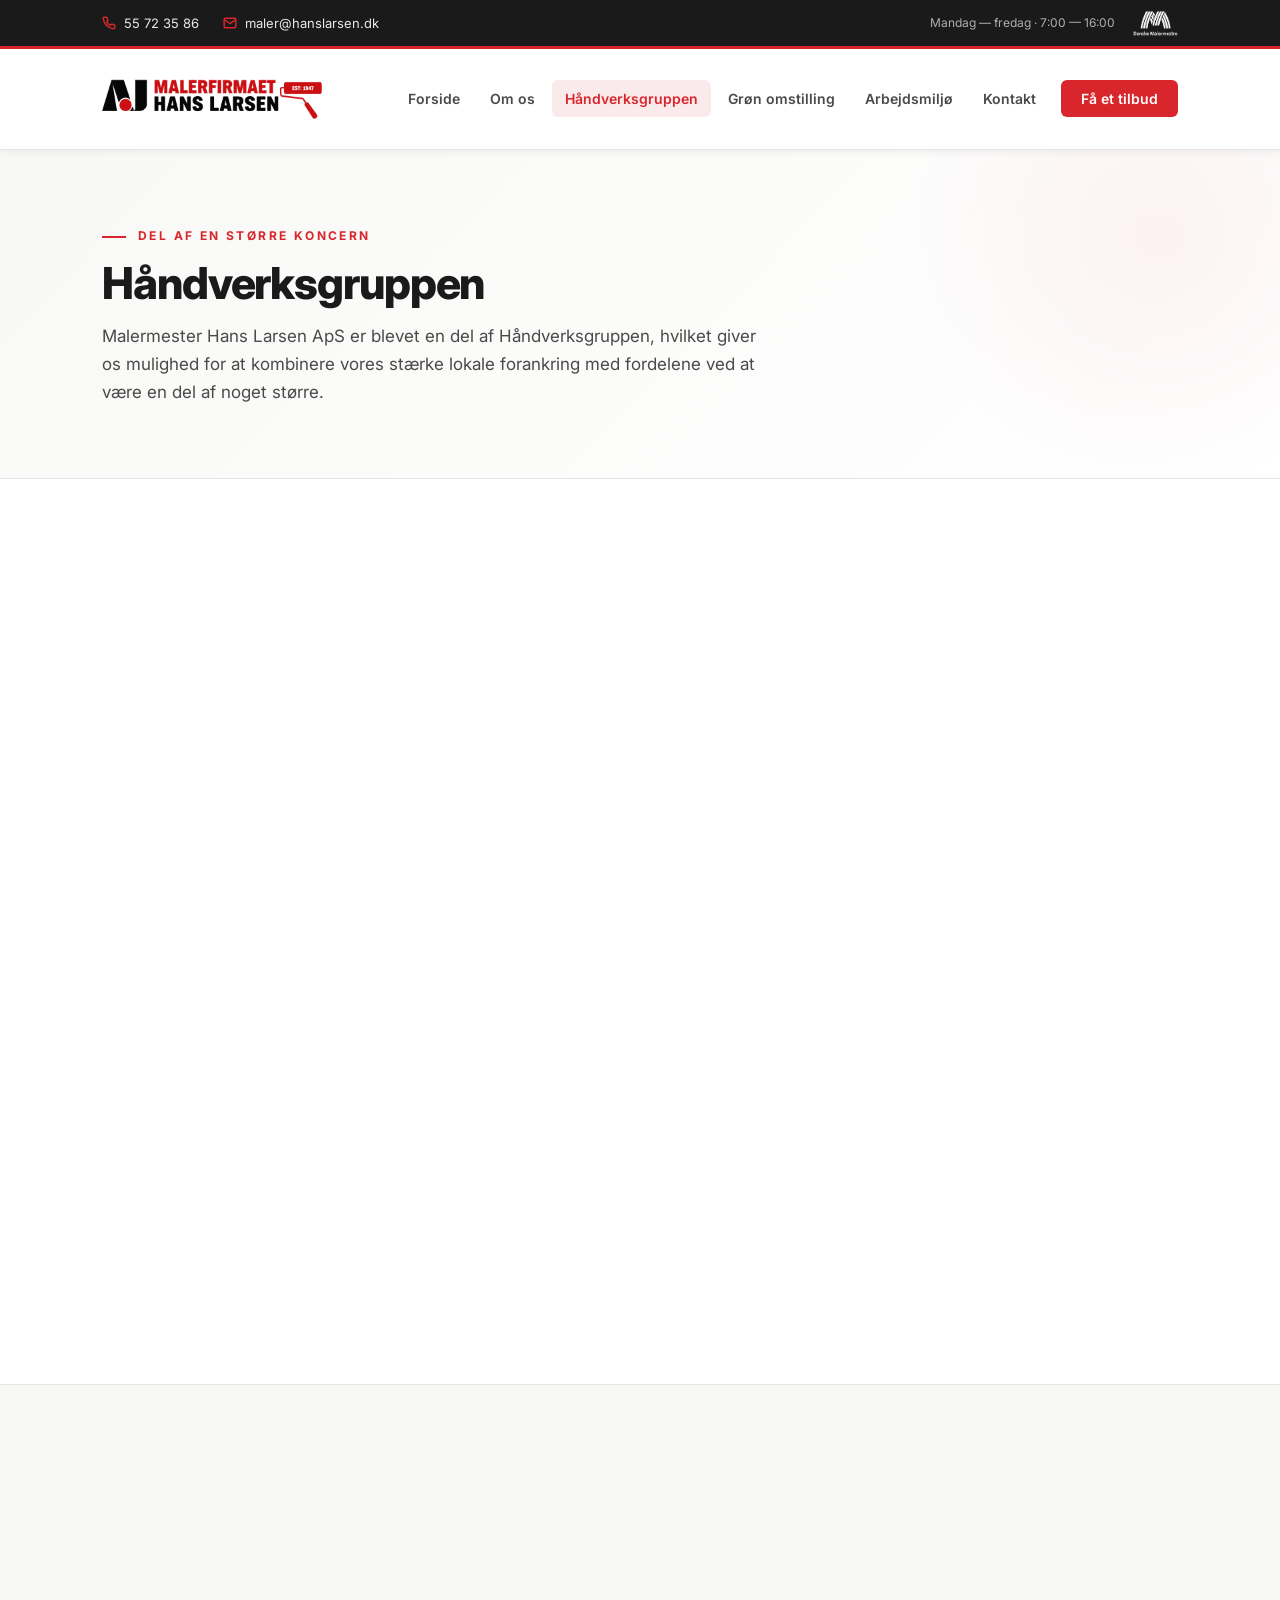
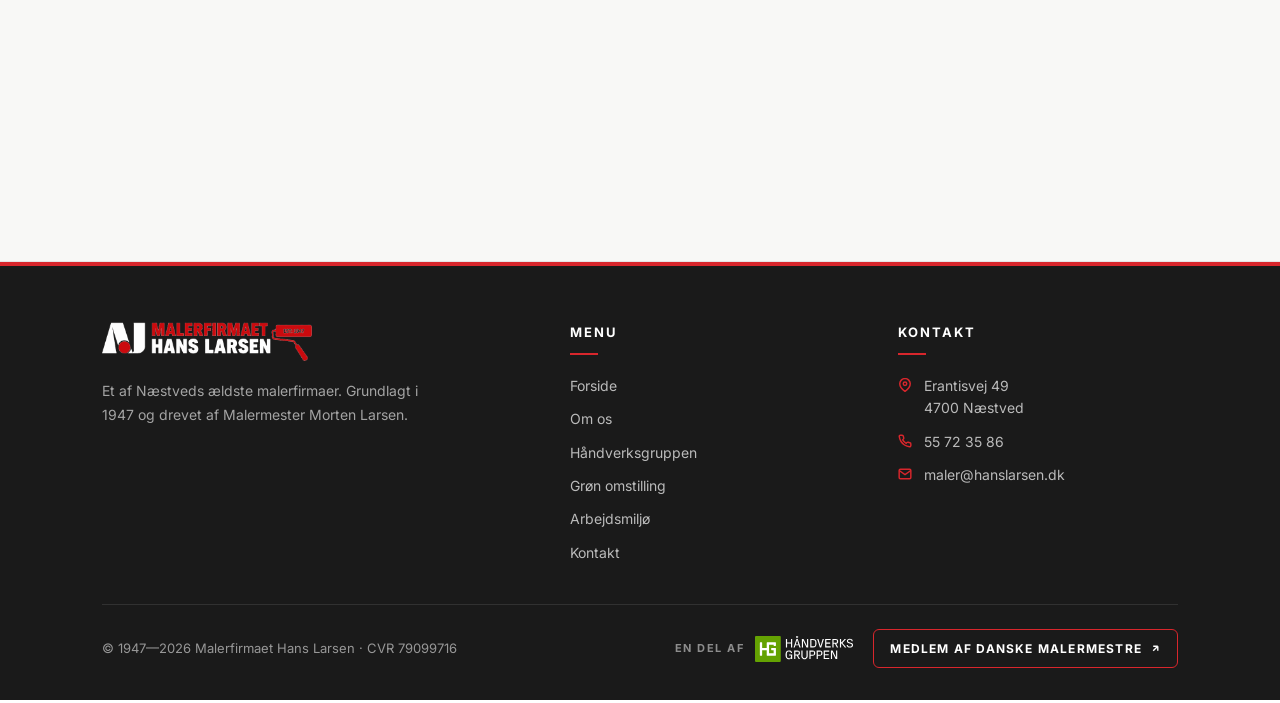
<file: haandverksgruppen.html>
<!DOCTYPE html>
<html lang="da"><head><meta charset="UTF-8">
<title>Siden er flyttet</title>
<meta name="robots" content="noindex">
<link rel="canonical" href="https://www.hanslarsen.dk/haandverksgruppen/">
<meta http-equiv="refresh" content="0; url=haandverksgruppen/">
</head><body><a href="haandverksgruppen/">Siden er flyttet</a></body></html>
</file>
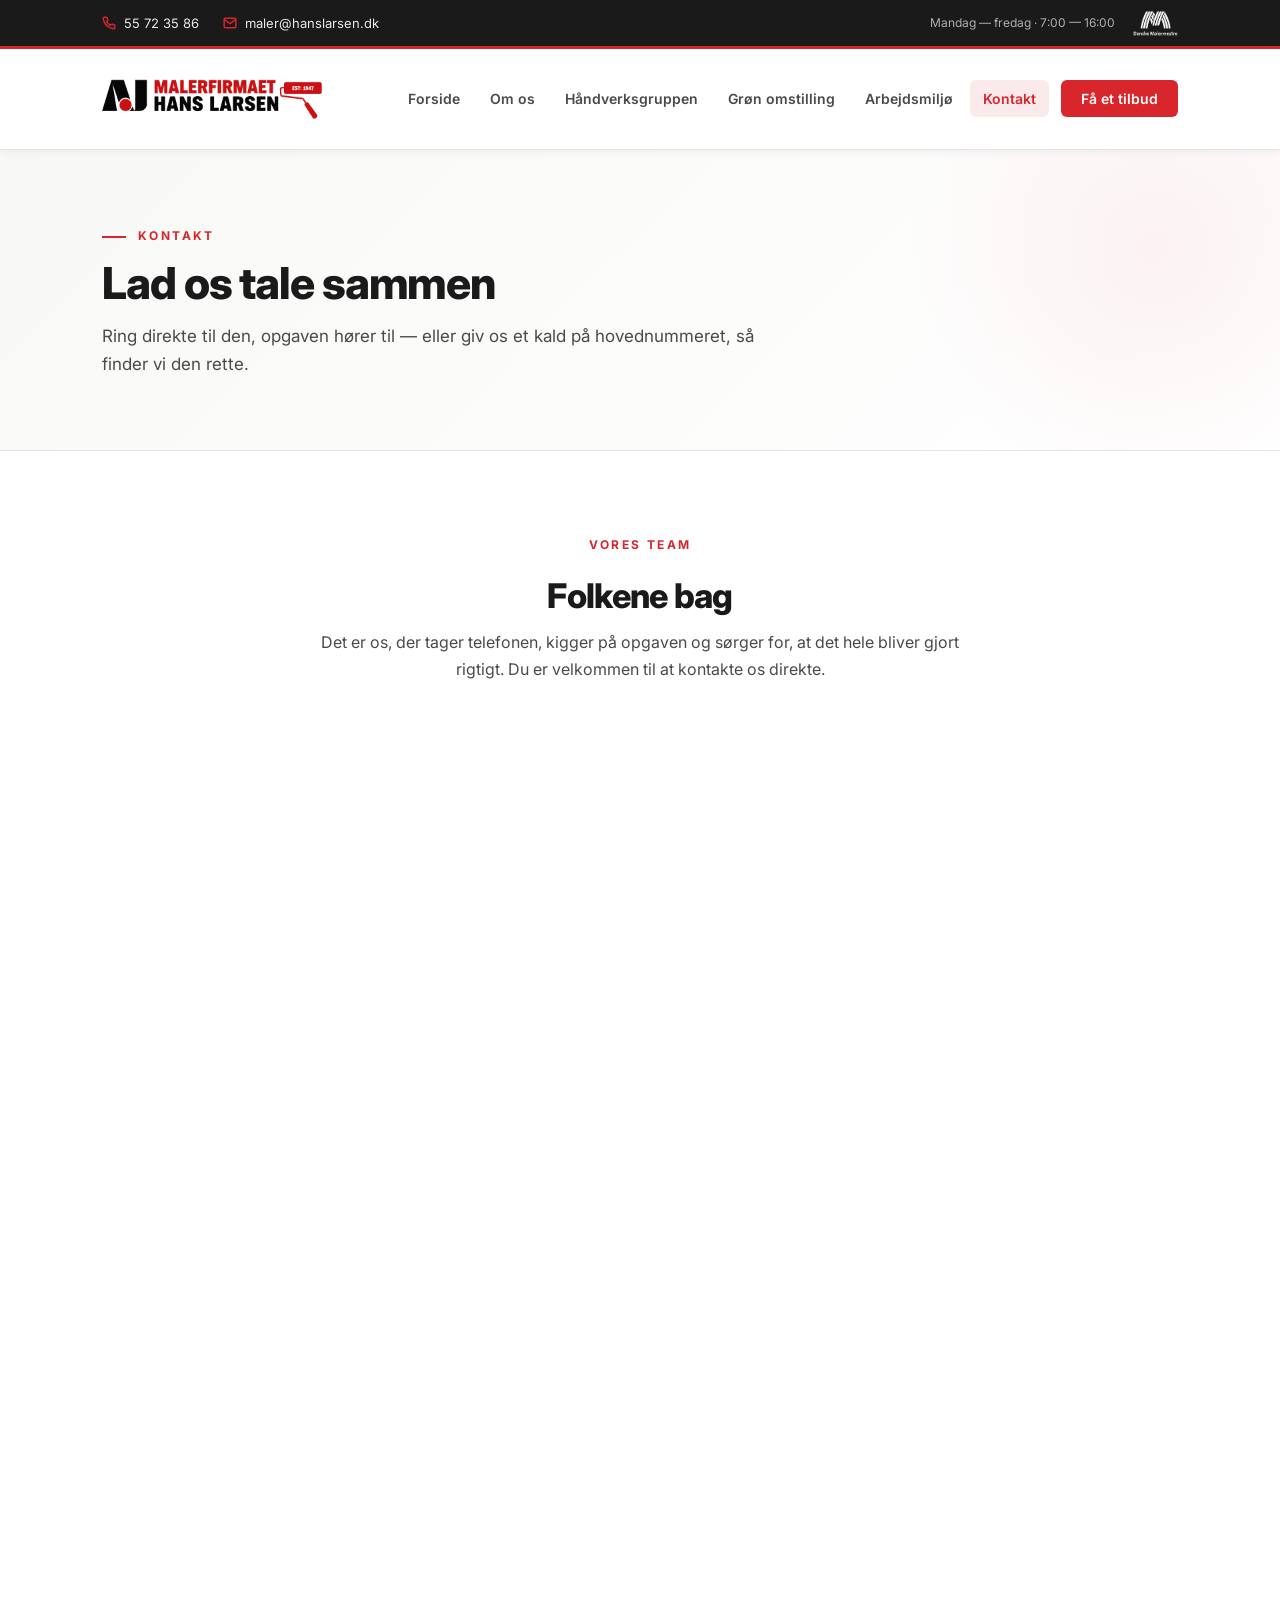
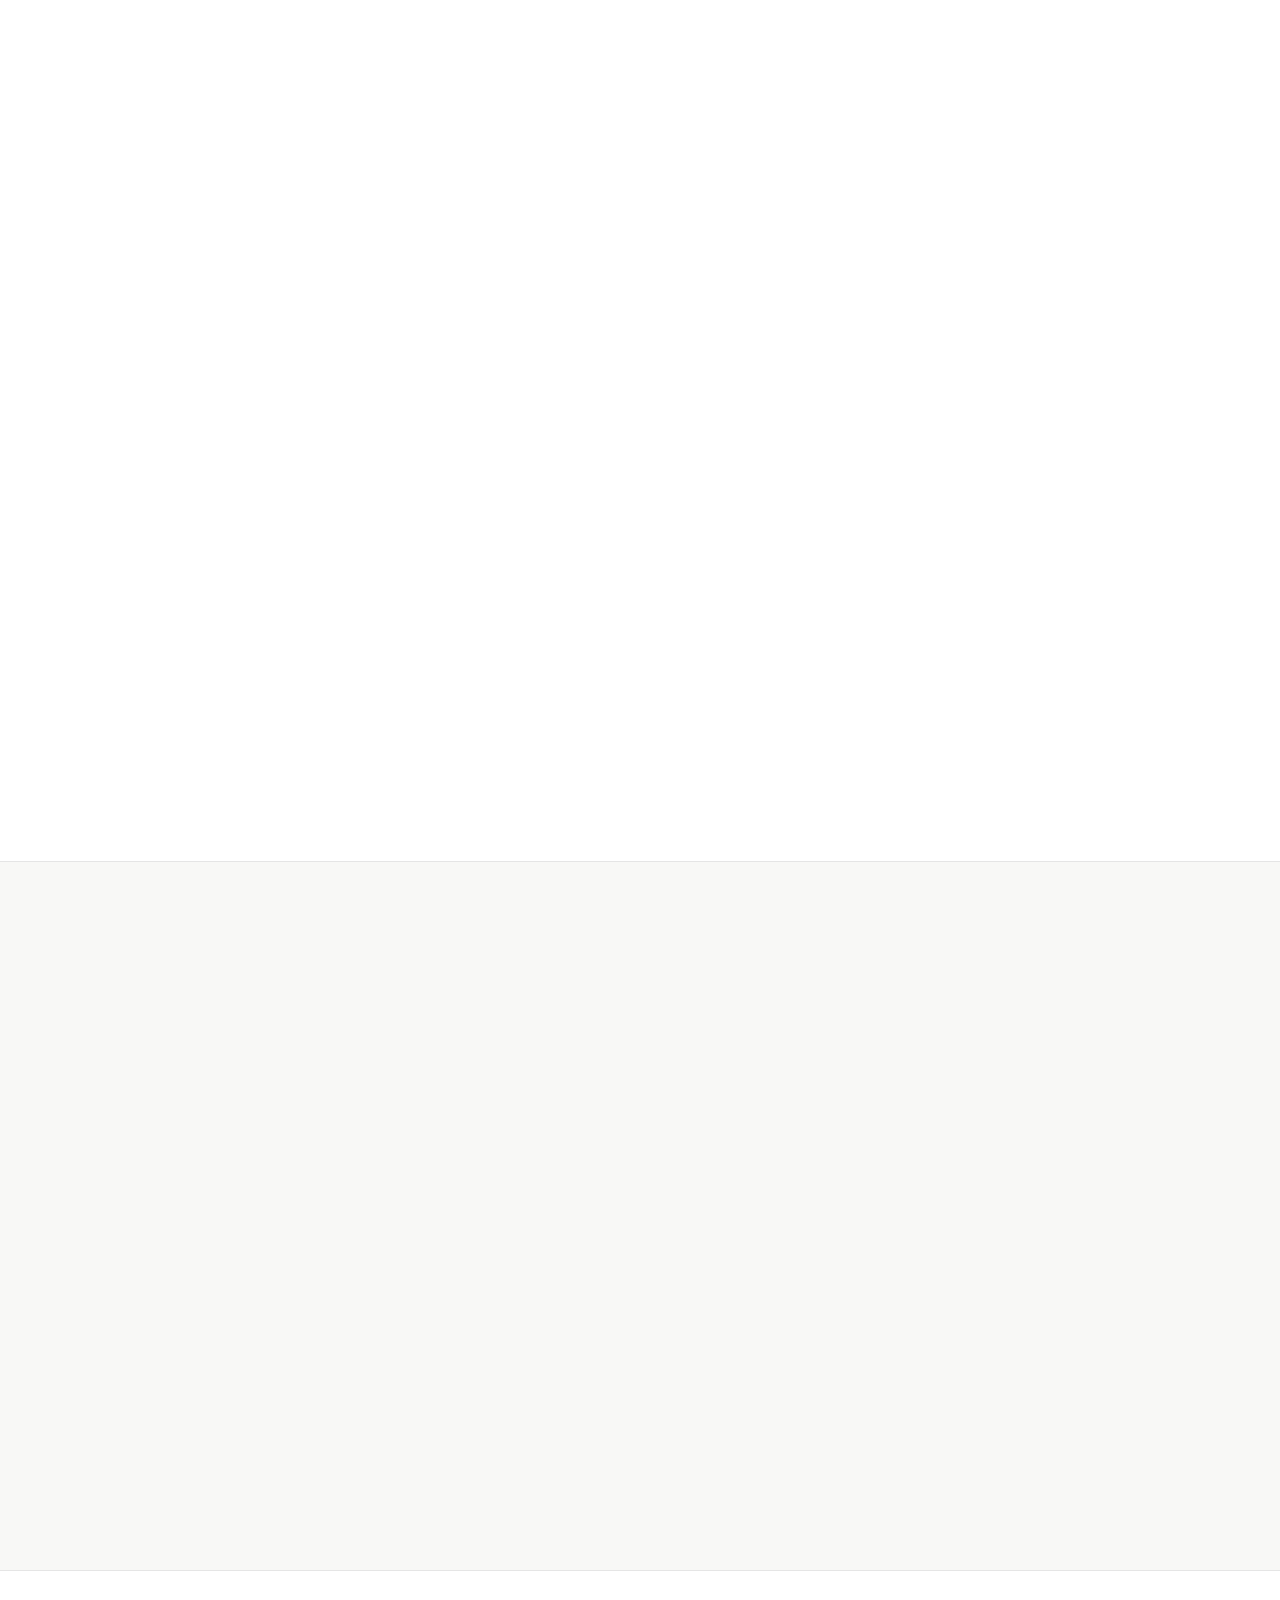
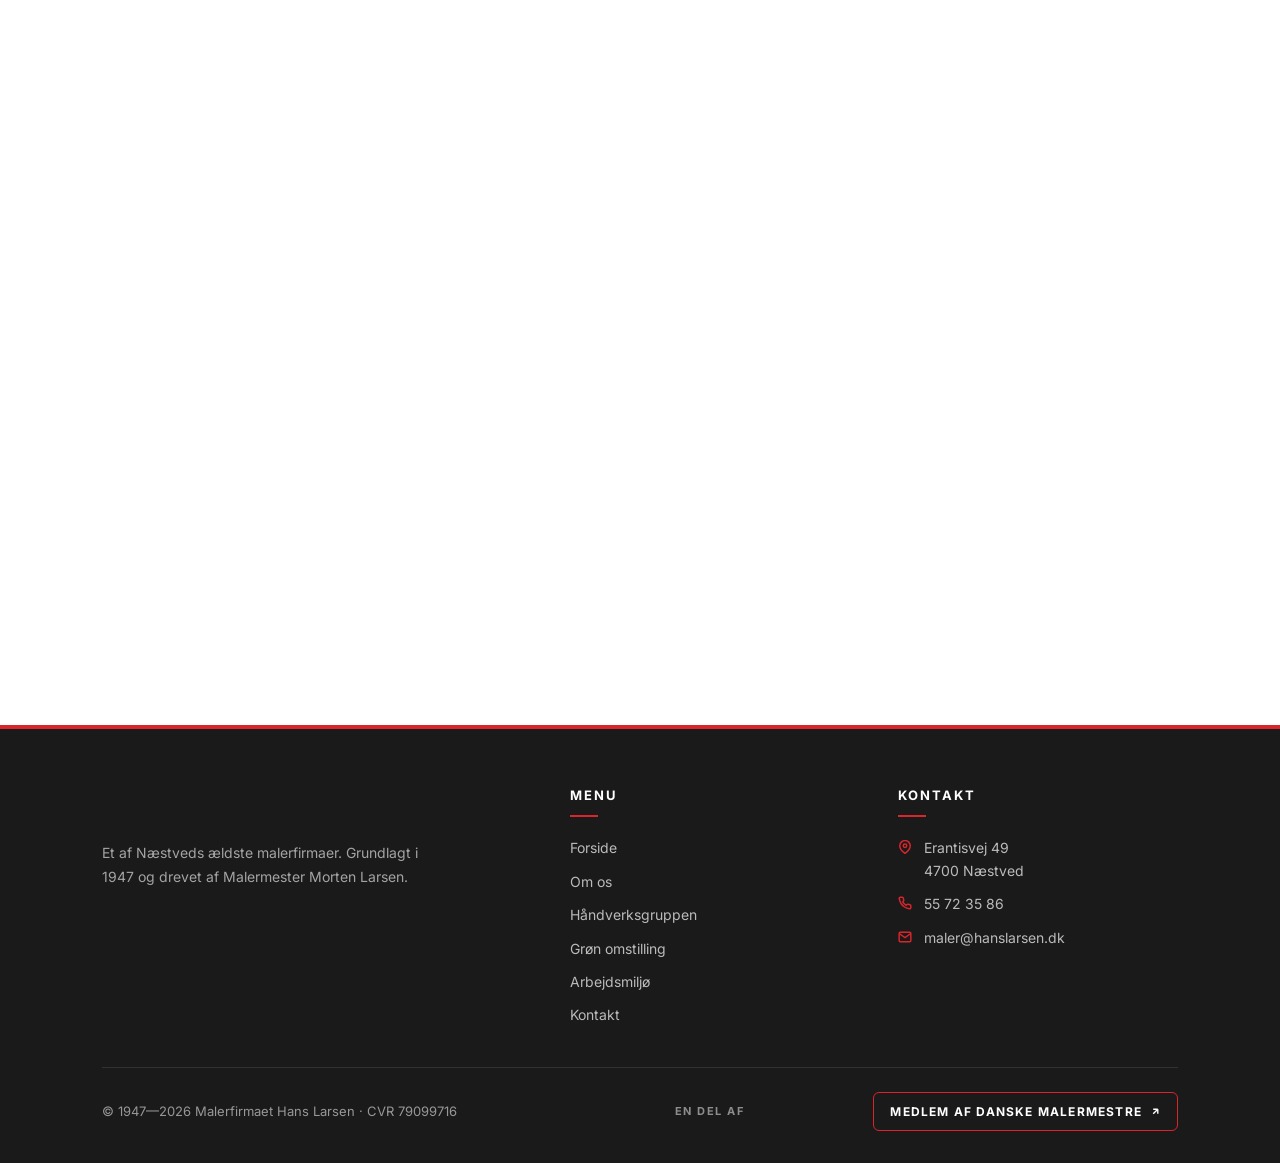
<file: kontakt.html>
<!DOCTYPE html>
<html lang="da"><head><meta charset="UTF-8">
<title>Siden er flyttet</title>
<meta name="robots" content="noindex">
<link rel="canonical" href="https://www.hanslarsen.dk/kontakt/">
<meta http-equiv="refresh" content="0; url=kontakt/">
</head><body><a href="kontakt/">Siden er flyttet</a></body></html>
</file>
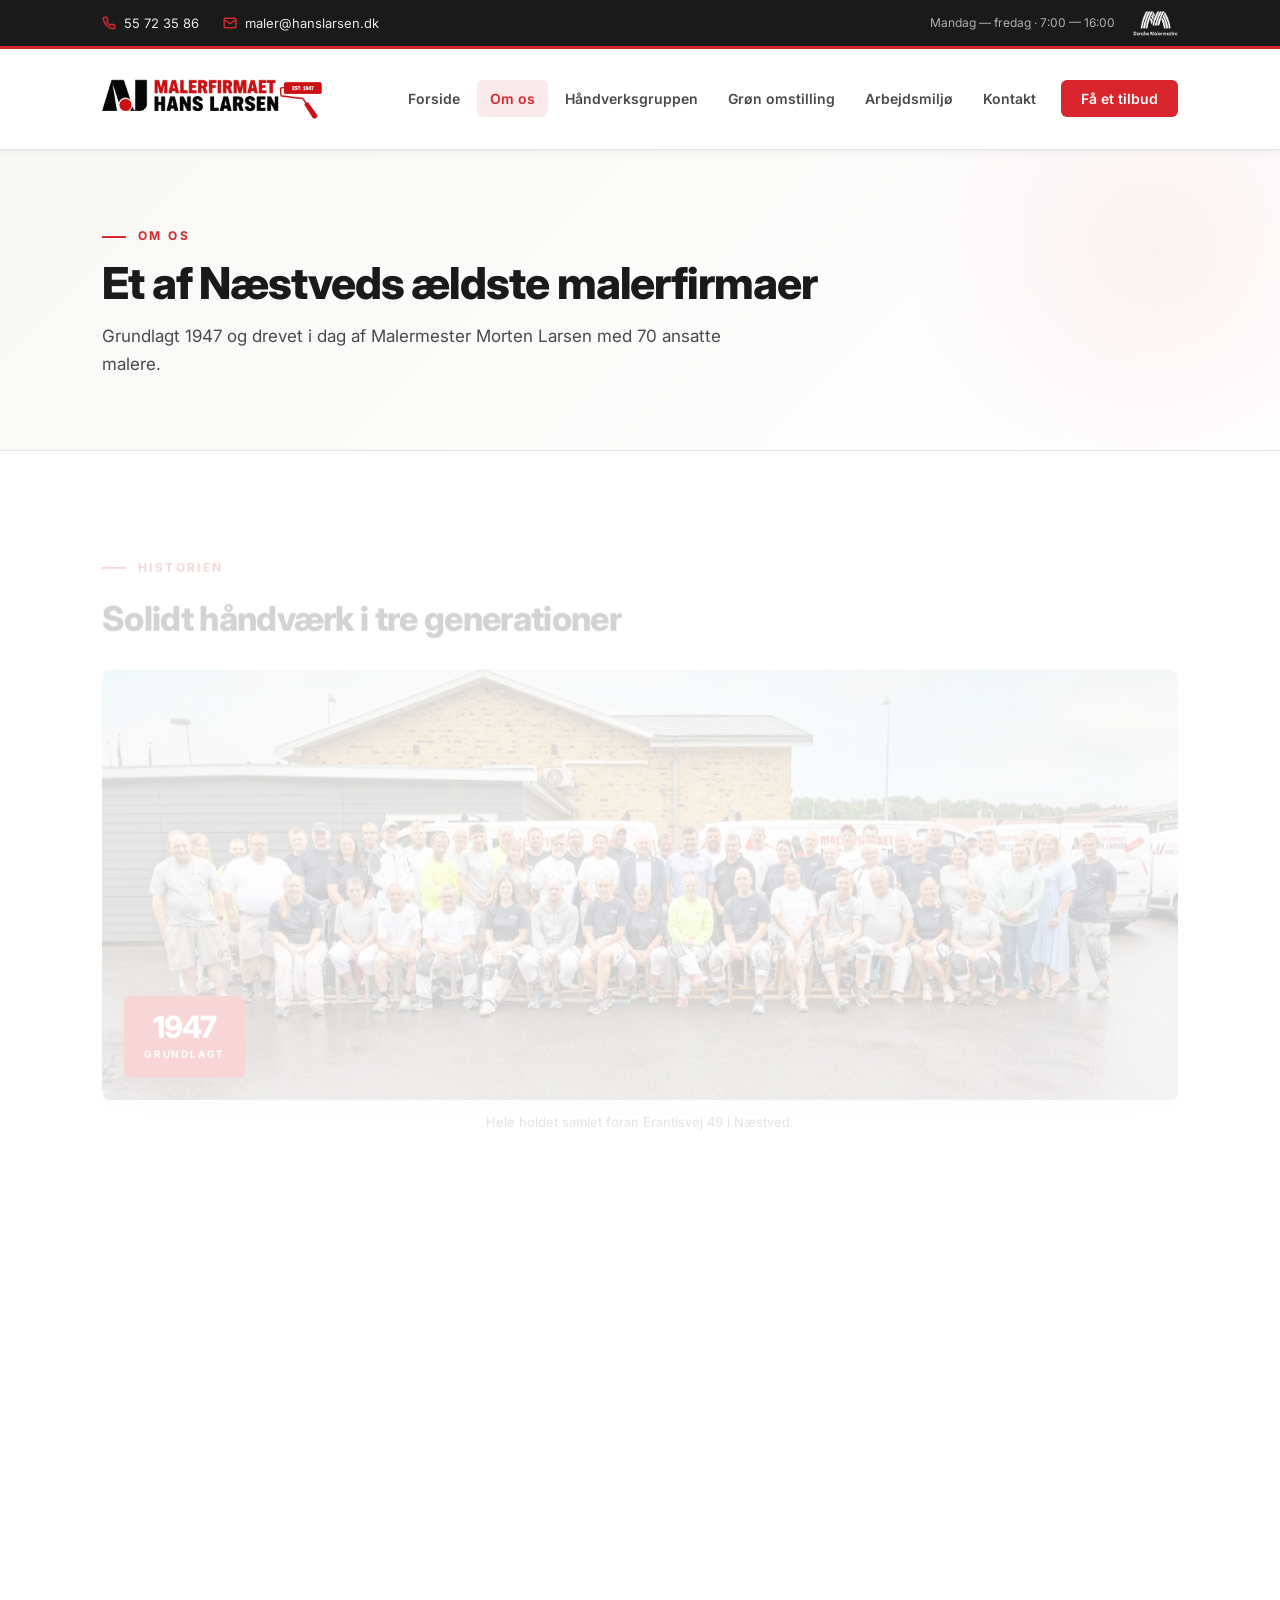
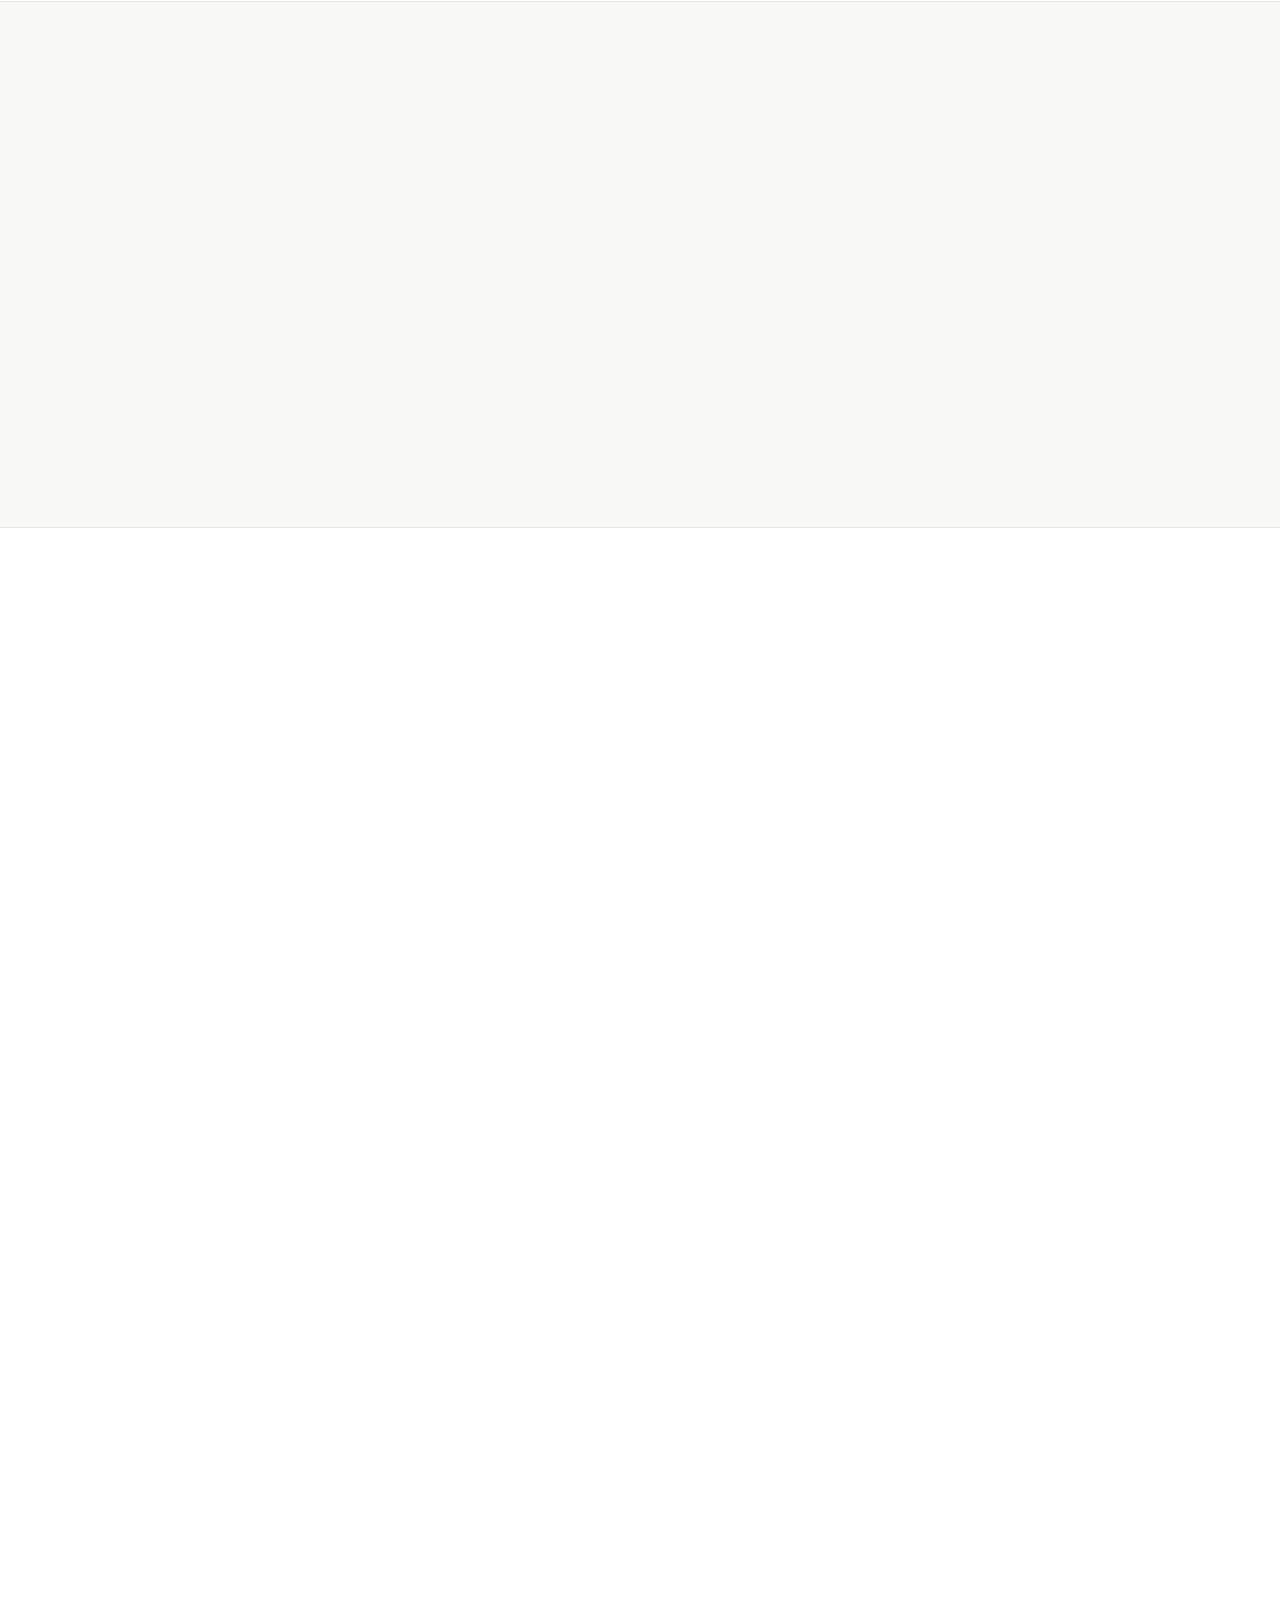
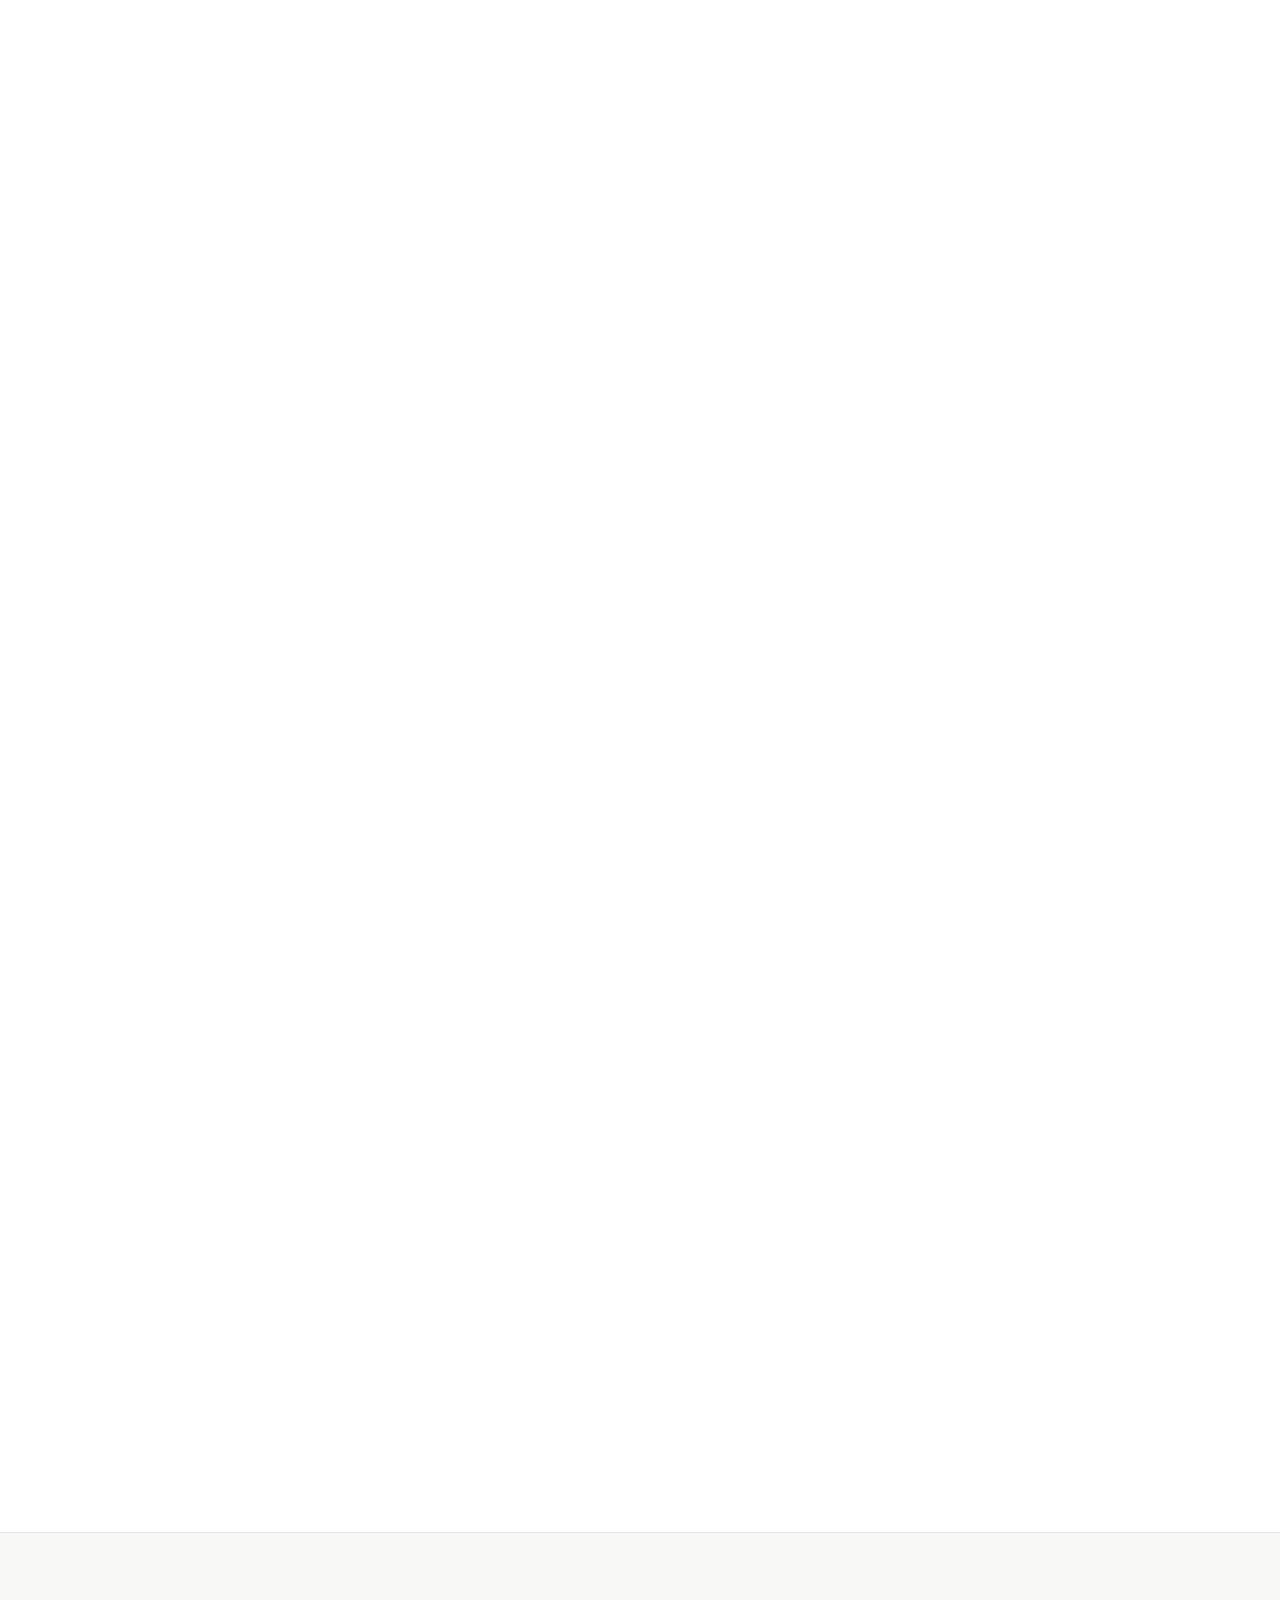
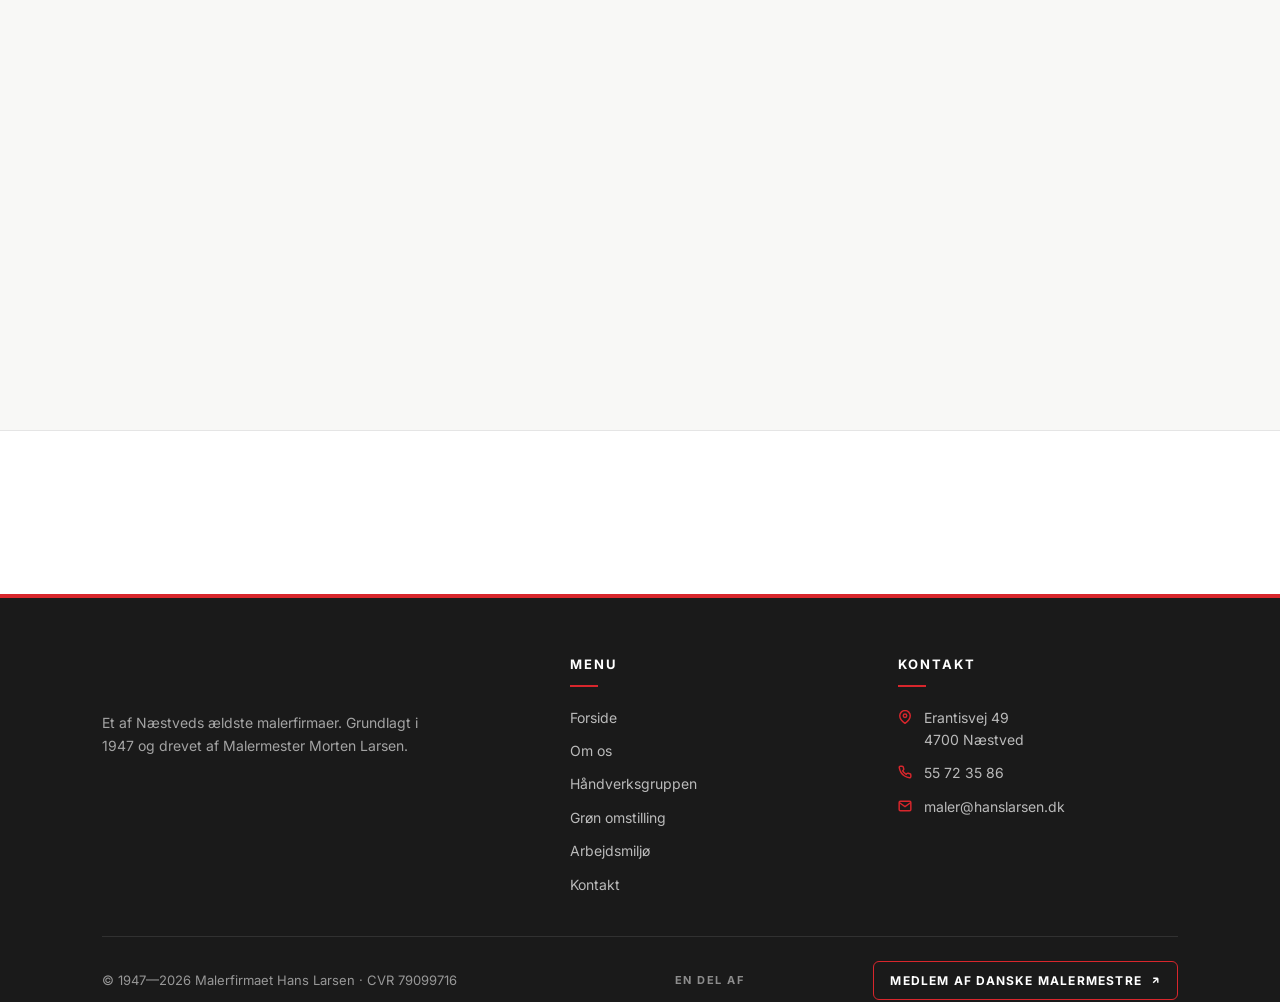
<file: om-os.html>
<!DOCTYPE html>
<html lang="da"><head><meta charset="UTF-8">
<title>Siden er flyttet</title>
<meta name="robots" content="noindex">
<link rel="canonical" href="https://www.hanslarsen.dk/om-os/">
<meta http-equiv="refresh" content="0; url=om-os/">
</head><body><a href="om-os/">Siden er flyttet</a></body></html>
</file>
<file: styles.css>
/* ============================================
   MALERFIRMAET HANS LARSEN — STYLES
   ============================================ */

:root {
  --red: #D8262C;
  --red-dark: #B01D22;
  --red-soft: #FBEAEB;
  --black: #1A1A1A;
  --gray-900: #2A2A2A;
  --gray-700: #4A4A4A;
  --gray-600: #6B6B6B;
  --gray-400: #A0A0A0;
  --gray-200: #E5E5E5;
  --gray-100: #F2F2F0;
  --gray-50: #F8F8F6;
  --white: #FFFFFF;
  --shadow-sm: 0 2px 8px rgba(0,0,0,0.06);
  --shadow: 0 8px 32px rgba(0,0,0,0.08);
  --shadow-lg: 0 16px 48px rgba(0,0,0,0.12);
  --container-max: 1140px;
  --transition: cubic-bezier(0.4, 0, 0.2, 1);
}

* { box-sizing: border-box; margin: 0; padding: 0; }
html { scroll-behavior: smooth; -webkit-text-size-adjust: 100%; }

body {
  font-family: 'Inter', -apple-system, BlinkMacSystemFont, sans-serif;
  color: var(--black);
  line-height: 1.6;
  -webkit-font-smoothing: antialiased;
  -moz-osx-font-smoothing: grayscale;
  background: white;
  font-size: 16px;
  display: flex;
  flex-direction: column;
  min-height: 100vh;
  overflow-x: hidden;
}

main { flex: 1; }

.container {
  max-width: var(--container-max);
  margin: 0 auto;
  padding: 0 32px;
  width: 100%;
}

a { color: inherit; text-decoration: none; transition: color 0.2s var(--transition); }
button, input, select, textarea { font-family: inherit; }
button { cursor: pointer; border: none; background: none; }
img { max-width: 100%; height: auto; display: block; }

/* Skip link for accessibility */
.skip-link {
  position: absolute;
  top: -40px;
  left: 0;
  background: var(--red);
  color: white;
  padding: 8px 16px;
  z-index: 200;
  font-weight: 600;
  font-size: 14px;
}
.skip-link:focus { top: 0; }

/* ============ TOPBAR ============ */
.topbar {
  background: var(--black);
  color: white;
  padding: 10px 0;
  font-size: 13px;
  border-bottom: 3px solid var(--red);
}
.topbar-inner {
  display: flex;
  justify-content: space-between;
  align-items: center;
  flex-wrap: wrap;
  gap: 16px;
}
.topbar-info { display: flex; gap: 24px; flex-wrap: wrap; }
.topbar-info a {
  display: inline-flex;
  align-items: center;
  gap: 8px;
  color: rgba(255,255,255,0.9);
}
.topbar-info a:hover { color: var(--red); }
.topbar-info svg { color: var(--red); flex-shrink: 0; }
.topbar-extras { display: flex; align-items: center; gap: 18px; }
.topbar-meta { color: rgba(255,255,255,0.65); font-size: 12px; }
.topbar-malermestre {
  display: flex;
  align-items: center;
  height: 26px;
  transition: opacity 0.2s var(--transition);
}
.topbar-malermestre:hover { opacity: 0.8; }
.topbar-malermestre img {
  height: 100%;
  width: auto;
  display: block;
  filter: brightness(0) invert(1);
}

/* ============ NAV ============ */
nav {
  background: rgba(255,255,255,0.95);
  backdrop-filter: blur(10px);
  -webkit-backdrop-filter: blur(10px);
  padding: 18px 0;
  position: sticky;
  top: 0;
  z-index: 100;
  box-shadow: var(--shadow-sm);
  border-bottom: 1px solid var(--gray-200);
  transition: padding 0.25s var(--transition);
}
nav.scrolled { padding: 12px 0; }

.nav-inner {
  display: flex;
  align-items: center;
  justify-content: space-between;
  gap: 24px;
}
.logo {
  display: flex;
  align-items: center;
  flex-shrink: 0;
  transition: transform 0.25s var(--transition);
}
.logo:hover { transform: translateY(-1px); }
.logo-mark {
  width: 220px;
  height: 64px;
  flex-shrink: 0;
  display: flex;
  align-items: center;
}
.logo-mark img {
  width: 100%;
  height: 100%;
  object-fit: contain;
  object-position: left center;
}

.nav-menu {
  display: flex;
  gap: 4px;
  list-style: none;
  margin-left: auto;
  align-items: center;
}
.nav-menu a {
  padding: 10px 13px;
  font-weight: 600;
  font-size: 14px;
  white-space: nowrap;
  color: var(--gray-700);
  border-radius: 6px;
  position: relative;
  transition: all 0.2s var(--transition);
}
.nav-menu a:hover { color: var(--red); background: var(--red-soft); }
.nav-menu a.active {
  color: var(--red);
  background: var(--red-soft);
}
.nav-menu .nav-cta {
  background: var(--red) !important;
  color: white !important;
  padding: 10px 20px !important;
  margin-left: 8px;
}
.nav-menu .nav-cta:hover {
  background: var(--red-dark) !important;
  transform: translateY(-1px);
  box-shadow: 0 6px 16px rgba(216,38,44,0.25);
}

.menu-toggle {
  display: none;
  color: var(--black);
  padding: 10px;
  border-radius: 6px;
  transition: background 0.2s var(--transition);
}
.menu-toggle:hover { background: var(--gray-100); }
.menu-toggle .icon-close { display: none; }
.menu-toggle.active .icon-open { display: none; }
.menu-toggle.active .icon-close { display: block; }

/* Six menu items no longer fit beside the logo on a small laptop, so the
   menu collapses into the toggle a good deal earlier than the rest of the
   mobile layout does. */
@media (max-width: 1040px) {
  .nav-menu {
    display: none;
    position: absolute;
    top: 100%;
    left: 0;
    right: 0;
    flex-direction: column;
    gap: 4px;
    background: white;
    box-shadow: var(--shadow);
    padding: 12px;
    border-top: 1px solid var(--gray-200);
    align-items: stretch;
  }
  .nav-menu.open { display: flex; animation: slideDown 0.3s var(--transition); }
  .nav-menu li { width: 100%; }
  .nav-menu a {
    display: block;
    padding: 14px 18px;
    border-radius: 6px;
    text-align: left;
  }
  .nav-menu .nav-cta {
    margin-left: 0 !important;
    margin-top: 4px;
    text-align: center !important;
  }
  .menu-toggle { display: flex; align-items: center; justify-content: center; }
}

/* ============ PAGE HEADER ============ */
.page-header {
  background: linear-gradient(135deg, var(--gray-50) 0%, var(--white) 100%);
  padding: 72px 0;
  border-bottom: 1px solid var(--gray-200);
  position: relative;
  overflow: hidden;
}
.page-header::before {
  content: '';
  position: absolute;
  top: -50%;
  right: -10%;
  width: 500px;
  height: 500px;
  background: radial-gradient(circle, var(--red-soft) 0%, transparent 70%);
  opacity: 0.6;
  z-index: 0;
}
.page-header .container { position: relative; z-index: 1; }
.page-header h1,
.page-header h2 {
  font-size: clamp(32px, 4.2vw, 44px);
  font-weight: 800;
  letter-spacing: -0.025em;
  line-height: 1.1;
  color: var(--black);
  /* "Arbejdsmiljøorganisation" is one word and wider than a phone screen. */
  overflow-wrap: break-word;
  hyphens: auto;
}
.page-header p {
  margin-top: 14px;
  color: var(--gray-700);
  font-size: 17px;
  line-height: 1.65;
  max-width: 60ch;
}

.page-tag {
  display: inline-block;
  font-size: 12px;
  font-weight: 700;
  letter-spacing: 0.2em;
  text-transform: uppercase;
  color: var(--red);
  margin-bottom: 14px;
  position: relative;
  padding-left: 36px;
}
.page-tag::before {
  content: '';
  position: absolute;
  left: 0;
  top: 50%;
  width: 24px;
  height: 2px;
  background: var(--red);
}

/* ============ SECTIONS ============ */
section { padding: 80px 0; }
section.compact { padding: 56px 0; }
section.alt { background: var(--gray-50); border-top: 1px solid var(--gray-200); border-bottom: 1px solid var(--gray-200); }

.section-head { margin-bottom: 48px; }
.section-head.center { text-align: center; max-width: 680px; margin-left: auto; margin-right: auto; }
.section-tag {
  display: inline-block;
  font-size: 12px;
  font-weight: 700;
  letter-spacing: 0.2em;
  text-transform: uppercase;
  color: var(--red);
  margin-bottom: 14px;
  position: relative;
  padding-left: 36px;
}
.section-tag::before {
  content: '';
  position: absolute;
  left: 0;
  top: 50%;
  width: 24px;
  height: 2px;
  background: var(--red);
}
.section-head.center .section-tag { padding-left: 0; }
.section-head.center .section-tag::before { display: none; }
.section-title {
  font-size: clamp(26px, 3.4vw, 34px);
  font-weight: 800;
  letter-spacing: -0.02em;
  line-height: 1.15;
}
.section-head p {
  margin-top: 14px;
  color: var(--gray-700);
  font-size: 16px;
  line-height: 1.7;
}

/* ============ BUTTONS ============ */
.btn {
  display: inline-flex;
  align-items: center;
  gap: 10px;
  background: var(--red);
  color: white;
  padding: 14px 26px;
  border-radius: 6px;
  font-weight: 700;
  font-size: 14px;
  letter-spacing: 0.02em;
  transition: all 0.25s var(--transition);
  cursor: pointer;
  white-space: nowrap;
}
.btn:hover {
  background: var(--red-dark);
  transform: translateY(-2px);
  box-shadow: 0 12px 24px rgba(216,38,44,0.3);
}
.btn:active { transform: translateY(0); }
.btn-outline {
  background: transparent;
  border: 2px solid white;
  color: white;
}
.btn-outline:hover { background: white; color: var(--black); box-shadow: 0 12px 24px rgba(255,255,255,0.2); }
.btn-ghost {
  background: transparent;
  color: var(--red);
  border: 2px solid var(--red);
}
.btn-ghost:hover { background: var(--red); color: white; }
.btn svg { transition: transform 0.25s var(--transition); }
.btn:hover svg { transform: translateX(3px); }

/* ============ FOOTER ============ */
footer {
  background: var(--black);
  color: rgba(255,255,255,0.7);
  padding: 56px 0 32px;
  margin-top: auto;
  border-top: 4px solid var(--red);
}
.footer-grid {
  display: grid;
  grid-template-columns: 1.5fr 1fr 1fr;
  gap: 48px;
  margin-bottom: 40px;
}
.footer-brand .footer-brand-name {
  font-size: 18px;
  font-weight: 800;
  color: white;
  letter-spacing: -0.01em;
  margin-bottom: 4px;
}
.footer-brand .footer-brand-tagline {
  font-size: 12px;
  font-weight: 600;
  color: var(--red);
  letter-spacing: 0.12em;
  text-transform: uppercase;
  margin-bottom: 16px;
}
.footer-brand p {
  font-size: 14px;
  line-height: 1.7;
  max-width: 38ch;
  color: rgba(255,255,255,0.6);
}
.footer-col h2 {
  color: white;
  font-size: 13px;
  font-weight: 700;
  letter-spacing: 0.15em;
  text-transform: uppercase;
  margin-bottom: 20px;
  position: relative;
  padding-bottom: 12px;
}
.footer-col h2::after {
  content: '';
  position: absolute;
  bottom: 0;
  left: 0;
  width: 28px;
  height: 2px;
  background: var(--red);
}
.footer-list {
  list-style: none;
  display: flex;
  flex-direction: column;
  gap: 11px;
  font-size: 14px;
}
.footer-list a {
  color: rgba(255,255,255,0.7);
  transition: color 0.2s var(--transition);
}
.footer-list a:hover { color: var(--red); }
.footer-list .icon-row {
  display: flex;
  gap: 12px;
  align-items: flex-start;
}
.footer-list .icon-row svg {
  color: var(--red);
  flex-shrink: 0;
  margin-top: 3px;
}
.footer-bottom {
  border-top: 1px solid rgba(255,255,255,0.1);
  padding-top: 24px;
  display: flex;
  justify-content: space-between;
  align-items: center;
  flex-wrap: wrap;
  gap: 16px;
  font-size: 13px;
}
.footer-meta { color: rgba(255,255,255,0.55); }
.footer-link {
  display: inline-flex;
  align-items: center;
  gap: 8px;
  color: white !important;
  font-weight: 700;
  text-transform: uppercase;
  letter-spacing: 0.1em;
  font-size: 12px;
  padding: 9px 16px;
  border: 1px solid var(--red);
  border-radius: 6px;
  transition: background 0.2s var(--transition);
}
.footer-link:hover { background: var(--red); color: white !important; }

/* ============ TEAM ============ */
.team-grid {
  display: grid;
  grid-template-columns: repeat(3, 1fr);
  gap: 24px;
}
.team-card {
  background: white;
  border: 1px solid var(--gray-200);
  border-radius: 8px;
  overflow: hidden;
  transition: all 0.3s var(--transition);
}
.team-card:hover {
  border-color: var(--red);
  transform: translateY(-4px);
  box-shadow: var(--shadow);
}
.team-photo {
  aspect-ratio: 1;
  background: var(--gray-100);
  background-size: cover;
  background-position: center top;
  border-bottom: 3px solid var(--red);
  position: relative;
  overflow: hidden;
}
.team-photo::after {
  content: '';
  position: absolute;
  inset: 0;
  background: linear-gradient(180deg, transparent 70%, rgba(0,0,0,0.05) 100%);
}
.team-info { padding: 22px; }
.team-info h3 {
  font-size: 17px;
  font-weight: 700;
  margin-bottom: 4px;
  letter-spacing: -0.01em;
}
.team-info .role {
  color: var(--red);
  font-size: 11px;
  font-weight: 700;
  letter-spacing: 0.12em;
  text-transform: uppercase;
  margin-bottom: 16px;
}
.team-contact-info {
  padding-top: 16px;
  border-top: 1px solid var(--gray-200);
  display: flex;
  flex-direction: column;
  gap: 8px;
  font-size: 13px;
}
.team-contact-info a {
  display: inline-flex;
  align-items: center;
  gap: 8px;
  color: var(--gray-700);
  padding: 4px 0;
  transition: color 0.2s var(--transition);
}
.team-contact-info a:hover { color: var(--red); }
.team-contact-info svg { color: var(--red); flex-shrink: 0; width: 13px; height: 13px; }

/* ============ CONTACT ============ */
.contact-grid {
  display: grid;
  grid-template-columns: 1fr 1.1fr;
  gap: 48px;
  align-items: start;
}
.contact-info-list {
  list-style: none;
  display: flex;
  flex-direction: column;
  gap: 14px;
  margin-top: 24px;
}
.contact-info-item {
  display: flex;
  gap: 16px;
  padding: 18px 20px;
  background: white;
  border: 1px solid var(--gray-200);
  border-radius: 6px;
  border-left: 4px solid var(--red);
  transition: all 0.25s var(--transition);
}
.contact-info-item:hover {
  border-color: var(--red);
  transform: translateX(4px);
  box-shadow: var(--shadow-sm);
}
.contact-info-icon {
  width: 42px;
  height: 42px;
  background: var(--red-soft);
  color: var(--red);
  border-radius: 6px;
  display: flex;
  align-items: center;
  justify-content: center;
  flex-shrink: 0;
}
.contact-info-text small {
  display: block;
  font-size: 11px;
  font-weight: 700;
  letter-spacing: 0.15em;
  text-transform: uppercase;
  color: var(--gray-600);
  margin-bottom: 4px;
}
.contact-info-text strong {
  display: block;
  font-size: 15px;
  font-weight: 700;
  color: var(--black);
}
.contact-info-text a { color: inherit; }
.contact-info-text a:hover { color: var(--red); }

/* ============ MAP ============ */
.map-wrap {
  height: 420px;
  border-radius: 8px;
  overflow: hidden;
  border: 1px solid var(--gray-200);
  box-shadow: var(--shadow-sm);
}
.map-wrap iframe {
  width: 100%;
  height: 100%;
  border: 0;
  display: block;
  filter: grayscale(20%);
  transition: filter 0.3s var(--transition);
}
.map-wrap:hover iframe { filter: grayscale(0%); }

/* ============ SCROLL ANIMATIONS ============ */
.reveal {
  opacity: 0;
  transform: translateY(28px);
  transition: opacity 0.8s var(--transition), transform 0.8s var(--transition);
}
.reveal.visible {
  opacity: 1;
  transform: translateY(0);
}
.reveal-left {
  opacity: 0;
  transform: translateX(-28px);
  transition: opacity 0.8s var(--transition), transform 0.8s var(--transition);
}
.reveal-left.visible {
  opacity: 1;
  transform: translateX(0);
}
.reveal-right {
  opacity: 0;
  transform: translateX(28px);
  transition: opacity 0.8s var(--transition), transform 0.8s var(--transition);
}
.reveal-right.visible {
  opacity: 1;
  transform: translateX(0);
}
.reveal-stagger > * {
  opacity: 0;
  transform: translateY(20px);
  transition: opacity 0.6s var(--transition), transform 0.6s var(--transition);
}
.reveal-stagger.visible > *:nth-child(1) { transition-delay: 0.05s; opacity: 1; transform: translateY(0); }
.reveal-stagger.visible > *:nth-child(2) { transition-delay: 0.13s; opacity: 1; transform: translateY(0); }
.reveal-stagger.visible > *:nth-child(3) { transition-delay: 0.21s; opacity: 1; transform: translateY(0); }
.reveal-stagger.visible > *:nth-child(4) { transition-delay: 0.29s; opacity: 1; transform: translateY(0); }
.reveal-stagger.visible > *:nth-child(5) { transition-delay: 0.37s; opacity: 1; transform: translateY(0); }
.reveal-stagger.visible > *:nth-child(6) { transition-delay: 0.45s; opacity: 1; transform: translateY(0); }
.reveal-stagger.visible > *:nth-child(7) { transition-delay: 0.53s; opacity: 1; transform: translateY(0); }
.reveal-stagger.visible > *:nth-child(8) { transition-delay: 0.61s; opacity: 1; transform: translateY(0); }
.reveal-stagger.visible > *:nth-child(9) { transition-delay: 0.69s; opacity: 1; transform: translateY(0); }
.reveal-stagger.visible > *:nth-child(10) { transition-delay: 0.77s; opacity: 1; transform: translateY(0); }
.reveal-stagger.visible > *:nth-child(11) { transition-delay: 0.85s; opacity: 1; transform: translateY(0); }
.reveal-stagger.visible > *:nth-child(12) { transition-delay: 0.93s; opacity: 1; transform: translateY(0); }

@keyframes fadeInUp {
  from { opacity: 0; transform: translateY(16px); }
  to { opacity: 1; transform: translateY(0); }
}

@media (prefers-reduced-motion: reduce) {
  *, *::before, *::after {
    animation-duration: 0.01ms !important;
    transition-duration: 0.01ms !important;
  }
}

/* ============ RESPONSIVE ============ */
@media (max-width: 960px) {
  .container { padding: 0 24px; }
  .footer-grid { grid-template-columns: 1fr 1fr; gap: 40px; }
  section { padding: 64px 0; }
  .team-grid { grid-template-columns: repeat(2, 1fr); }
  .contact-grid { grid-template-columns: 1fr; gap: 40px; }
}

@media (max-width: 760px) {
  .container { padding: 0 20px; }
  .topbar-info { gap: 14px; font-size: 12px; }
  .topbar-extras { gap: 12px; }
  .topbar-meta { display: none; }
  .topbar-malermestre { height: 22px; }
  
  .logo-mark { width: 170px; height: 50px; }
  
  .page-header { padding: 56px 0; }
  section { padding: 48px 0; }
  .section-head { margin-bottom: 36px; }
  .team-grid { grid-template-columns: 1fr; gap: 18px; }
  .map-wrap { height: 320px; }
  .footer-grid { grid-template-columns: 1fr; gap: 32px; }
  .footer-bottom { flex-direction: column; align-items: flex-start; }
}

@keyframes slideDown {
  from { opacity: 0; transform: translateY(-8px); }
  to { opacity: 1; transform: translateY(0); }
}

/* ============ FOOTER LOGO ============
   The dark footer needs the knockout variant — the standard mark is black
   type and would be invisible against #1A1A1A. */
.footer-logo {
  width: 210px;
  max-width: 100%;
  margin-bottom: 18px;
}
.footer-logo img {
  width: 100%;
  height: auto;
  display: block;
}

/* ============ TEAM: PHOTO PLACEHOLDER ============
   Used for colleagues whose photo has not been taken yet. Keeps the card
   the same height as the rest of the grid instead of collapsing it. */
.team-photo.placeholder {
  background-color: var(--gray-100);
  background-image:
    repeating-linear-gradient(135deg,
      rgba(216,38,44,0.05) 0 12px,
      transparent 12px 24px);
  display: flex;
  flex-direction: column;
  align-items: center;
  justify-content: center;
  gap: 10px;
}
.team-photo.placeholder .initials {
  font-size: 42px;
  font-weight: 800;
  letter-spacing: 0.02em;
  color: var(--red);
  line-height: 1;
}
.team-photo.placeholder .pending {
  font-size: 10px;
  font-weight: 700;
  letter-spacing: 0.18em;
  text-transform: uppercase;
  color: var(--gray-600);
  background: rgba(255,255,255,0.85);
  padding: 5px 10px;
  border-radius: 99px;
}
.team-photo.placeholder::after { display: none; }

/* ============ SPLIT SECTION (image + text) ============ */
.split {
  display: grid;
  grid-template-columns: 1fr 1.05fr;
  gap: 56px;
  align-items: center;
}
.split.reverse .split-media { order: 2; }
.split-media {
  border-radius: 8px;
  overflow: hidden;
  box-shadow: var(--shadow);
  position: relative;
  background: var(--gray-100);
}
.split-media img {
  width: 100%;
  height: 100%;
  object-fit: cover;
  display: block;
}
.split-media.portrait { aspect-ratio: 3 / 4; }
.split-media.wide { aspect-ratio: 16 / 10; }
.split-content p {
  color: var(--gray-700);
  font-size: 16px;
  line-height: 1.75;
  margin-bottom: 14px;
}

/* Floating badge reused on top of any .split-media */
.media-badge {
  position: absolute;
  bottom: 22px;
  left: 22px;
  background: var(--red);
  color: white;
  padding: 16px 20px;
  border-radius: 6px;
  text-align: center;
  box-shadow: var(--shadow-lg);
}
.media-badge .num { font-size: 30px; font-weight: 800; line-height: 1; letter-spacing: -0.03em; }
.media-badge .label { font-size: 10px; letter-spacing: 0.18em; text-transform: uppercase; font-weight: 700; margin-top: 4px; }
.media-badge.green { background: #2E7D5B; }

/* ============ GRØN OMSTILLING ============ */
.section.green-band,
section.green-band {
  background: linear-gradient(135deg, #F1F7F3 0%, var(--white) 100%);
  border-top: 1px solid #DCE9E1;
  border-bottom: 1px solid #DCE9E1;
}
.green-tag {
  display: inline-block;
  font-size: 12px;
  font-weight: 700;
  letter-spacing: 0.2em;
  text-transform: uppercase;
  color: #2E7D5B;
  margin-bottom: 14px;
  position: relative;
  padding-left: 36px;
}
.green-tag::before {
  content: '';
  position: absolute;
  left: 0;
  top: 50%;
  width: 24px;
  height: 2px;
  background: #2E7D5B;
}
.green-points {
  list-style: none;
  display: flex;
  flex-direction: column;
  gap: 12px;
  margin-top: 22px;
}
.green-points li {
  display: flex;
  gap: 12px;
  align-items: flex-start;
  font-size: 15px;
  color: var(--gray-700);
  line-height: 1.6;
}
.green-points svg {
  color: #2E7D5B;
  flex-shrink: 0;
  margin-top: 3px;
}
.green-quote {
  margin-top: 26px;
  padding: 18px 22px;
  border-left: 3px solid #2E7D5B;
  background: rgba(46,125,91,0.06);
  border-radius: 0 6px 6px 0;
  font-size: 15px;
  font-weight: 700;
  font-style: italic;
  color: #1F5A41;
  line-height: 1.5;
}

/* ============ ARBEJDSMILJØORGANISATION (AMO) ============ */
.amo-lead {
  max-width: 62ch;
  color: var(--gray-700);
  font-size: 16px;
  line-height: 1.75;
}
.amo-roster {
  display: grid;
  grid-template-columns: repeat(4, 1fr);
  gap: 16px;
  margin-top: 32px;
}
.amo-person {
  background: white;
  border: 1px solid var(--gray-200);
  border-left: 3px solid var(--red);
  border-radius: 6px;
  padding: 14px 16px;
  transition: all 0.25s var(--transition);
}
.amo-person:hover {
  border-color: var(--red);
  transform: translateY(-2px);
  box-shadow: var(--shadow-sm);
}
.amo-person .navn {
  font-size: 14px;
  font-weight: 700;
  letter-spacing: -0.01em;
  line-height: 1.3;
}
.amo-person .rolle {
  font-size: 10px;
  font-weight: 700;
  letter-spacing: 0.12em;
  text-transform: uppercase;
  color: var(--red);
  margin-top: 3px;
}
.amo-values {
  display: flex;
  flex-wrap: wrap;
  gap: 10px;
  margin-top: 28px;
  padding-top: 28px;
  border-top: 1px solid var(--gray-200);
}
.amo-values span {
  display: inline-flex;
  align-items: center;
  gap: 8px;
  background: white;
  border: 1px solid var(--gray-200);
  border-radius: 99px;
  padding: 9px 16px;
  font-size: 13px;
  font-weight: 700;
  letter-spacing: 0.04em;
}
.amo-values svg { color: var(--red); flex-shrink: 0; }
.amo-values span.lead {
  background: var(--red);
  border-color: var(--red);
  color: white;
}
.amo-values span.lead svg { color: white; }
.amo-figure { margin-top: 32px; }
.amo-figure a {
  display: block;
  border: 1px solid var(--gray-200);
  border-radius: 8px;
  overflow: hidden;
  box-shadow: var(--shadow-sm);
  transition: all 0.25s var(--transition);
}
.amo-figure a:hover { border-color: var(--red); box-shadow: var(--shadow); }
.amo-figure img { width: 100%; height: auto; display: block; }
.amo-figure figcaption {
  margin-top: 10px;
  font-size: 12px;
  color: var(--gray-600);
  text-align: center;
}

/* ============ NO-JS FALLBACK ============
   Without JS the IntersectionObserver never runs, so anything marked for
   reveal would stay at opacity:0. Show it all instead. */
.no-js .reveal,
.no-js .reveal-left,
.no-js .reveal-right,
.no-js .reveal-stagger > * {
  opacity: 1 !important;
  transform: none !important;
}

/* ============ RESPONSIVE (new components) ============ */
@media (max-width: 960px) {
  .split { grid-template-columns: 1fr; gap: 36px; }
  .split.reverse .split-media { order: 0; }
  .split-media { max-width: 520px; margin: 0 auto; width: 100%; }
  .split-media.portrait { aspect-ratio: 4 / 3; }
  .amo-roster { grid-template-columns: repeat(2, 1fr); }
}

@media (max-width: 620px) {
  .amo-roster { grid-template-columns: 1fr; }
  .amo-values span { font-size: 12px; padding: 8px 13px; }
  .media-badge { bottom: 14px; left: 14px; padding: 12px 16px; }
  .media-badge .num { font-size: 24px; }
}

/* ============ FULL-WIDTH PHOTO BAND ============
   The group shot has ~50 people in it; at half the container width nobody
   is recognisable, so it gets the full width. */
.photo-figure { margin: 0; }
.photo-band {
  position: relative;
  border-radius: 8px;
  overflow: hidden;
  box-shadow: var(--shadow);
  background: var(--gray-100);
}
.photo-band img {
  width: 100%;
  height: auto;
  aspect-ratio: 5 / 2;
  object-fit: cover;
  object-position: center 45%;
  display: block;
}
.photo-caption {
  margin-top: 12px;
  font-size: 13px;
  color: var(--gray-600);
  text-align: center;
}

/* Two-column prose under a full-width figure */
.prose-2col {
  columns: 2;
  column-gap: 48px;
  margin-top: 40px;
}
.prose-2col p {
  break-inside: avoid;
  color: var(--gray-700);
  font-size: 16px;
  line-height: 1.8;
  margin-bottom: 18px;
}

@media (max-width: 860px) {
  .prose-2col { columns: 1; column-gap: 0; margin-top: 32px; }
  .photo-band img { aspect-ratio: auto; }
}

/* ============ MOBILE POLISH ============ */
@media (max-width: 760px) {
  /* A horizontal slide-in on a narrow screen both reads badly and pushes
     the document 28px wider than the viewport before it settles. */
  .reveal-left, .reveal-right { transform: translateY(20px); }
  .reveal-left.visible, .reveal-right.visible { transform: translateY(0); }

  /* Footer menu links were 17px tall -- too small to hit reliably. */
  .footer-list { gap: 6px; }
  .footer-list li:not(.icon-row) a { display: block; padding: 7px 0; }
  .footer-list .icon-row { align-items: center; }
  .footer-list .icon-row svg { margin-top: 0; }
  .footer-list .icon-row a { padding: 5px 0; }
  .contact-info-text strong a { display: inline-block; padding: 4px 0; }
}

/* ============ DIREKTE KONTAKT (erstatter formularen) ============ */
.contact-cta {
  background: white;
  border: 1px solid var(--gray-200);
  border-top: 4px solid var(--red);
  border-radius: 8px;
  padding: 36px;
  box-shadow: var(--shadow-sm);
}
.contact-cta h2 {
  font-size: 22px;
  font-weight: 800;
  margin-bottom: 8px;
  letter-spacing: -0.01em;
}
.contact-cta > p {
  color: var(--gray-700);
  font-size: 14px;
  line-height: 1.65;
  margin-bottom: 24px;
}
.contact-cta-actions {
  display: flex;
  flex-direction: column;
  gap: 10px;
}
.btn-block {
  width: 100%;
  justify-content: center;
  padding: 16px 24px;
  font-size: 15px;
}
.contact-cta-points {
  list-style: none;
  display: flex;
  flex-direction: column;
  gap: 10px;
  margin-top: 26px;
  padding-top: 24px;
  border-top: 1px solid var(--gray-200);
}
.contact-cta-points li {
  display: flex;
  gap: 10px;
  align-items: flex-start;
  font-size: 14px;
  color: var(--gray-700);
  line-height: 1.5;
}
.contact-cta-points svg { color: var(--red); flex-shrink: 0; margin-top: 2px; }

/* ============ HÅNDVERKSGRUPPEN ============ */
:root { --hg-green: #64A202; --hg-green-dark: #4A7A01; }

section.hg-band {
  background: linear-gradient(135deg, var(--gray-50) 0%, var(--white) 100%);
  border-top: 1px solid var(--gray-200);
  border-bottom: 1px solid var(--gray-200);
}
.hg-tag {
  display: inline-block;
  font-size: 12px;
  font-weight: 700;
  letter-spacing: 0.2em;
  text-transform: uppercase;
  color: var(--hg-green-dark);
  margin-bottom: 14px;
  position: relative;
  padding-left: 36px;
}
.hg-tag::before {
  content: '';
  position: absolute;
  left: 0;
  top: 50%;
  width: 24px;
  height: 2px;
  background: var(--hg-green);
}
.hg-quote {
  margin-top: 26px;
  padding: 22px 26px;
  background: white;
  border: 1px solid var(--gray-200);
  border-left: 3px solid var(--hg-green);
  border-radius: 0 8px 8px 0;
}
.hg-quote p {
  font-size: 15px;
  font-style: italic;
  line-height: 1.65;
  color: var(--gray-900);
  margin-bottom: 10px;
}
.hg-quote cite {
  font-style: normal;
  font-size: 12px;
  font-weight: 700;
  letter-spacing: 0.12em;
  text-transform: uppercase;
  color: var(--gray-600);
}

/* Fact card beside the text */
.hg-card {
  background: white;
  border: 1px solid var(--gray-200);
  border-radius: 8px;
  padding: 32px;
  box-shadow: var(--shadow-sm);
}
.hg-card > img {
  height: 44px;
  width: auto;
  margin-bottom: 22px;
}
.hg-card-lead {
  font-size: 15px;
  font-weight: 700;
  line-height: 1.5;
  letter-spacing: -0.01em;
  margin-bottom: 24px;
}
.hg-facts {
  list-style: none;
  display: grid;
  grid-template-columns: repeat(2, 1fr);
  gap: 18px 16px;
  padding-top: 24px;
  border-top: 1px solid var(--gray-200);
}
.hg-facts strong {
  display: block;
  font-size: 26px;
  font-weight: 800;
  line-height: 1;
  letter-spacing: -0.02em;
  color: var(--hg-green-dark);
  margin-bottom: 5px;
}
.hg-facts span {
  font-size: 12px;
  font-weight: 600;
  letter-spacing: 0.05em;
  text-transform: uppercase;
  color: var(--gray-700);
  line-height: 1.35;
}
.hg-card-note {
  margin-top: 24px;
  padding-top: 20px;
  border-top: 1px solid var(--gray-200);
  font-size: 13px;
  line-height: 1.6;
  color: var(--gray-600);
}

/* Compact strip for the front page */
.hg-strip {
  display: grid;
  grid-template-columns: auto 1fr auto;
  gap: 32px;
  align-items: center;
  background: white;
  border: 1px solid var(--gray-200);
  border-left: 4px solid var(--hg-green);
  border-radius: 8px;
  padding: 26px 32px;
  box-shadow: var(--shadow-sm);
}
.hg-strip > img { height: 40px; width: auto; flex-shrink: 0; }
.hg-strip-text h2 {
  font-size: 17px;
  font-weight: 800;
  letter-spacing: -0.01em;
  margin-bottom: 5px;
}
.hg-strip-text p {
  font-size: 14px;
  line-height: 1.6;
  color: var(--gray-700);
  margin: 0;
}
.hg-strip .btn { flex-shrink: 0; }

/* Footer badge */
.footer-badges {
  display: flex;
  align-items: center;
  gap: 20px;
  flex-wrap: wrap;
}
.footer-hg {
  display: inline-flex;
  align-items: center;
  gap: 10px;
  transition: opacity 0.2s var(--transition);
}
.footer-hg:hover { opacity: 0.75; }
.footer-hg span {
  font-size: 11px;
  font-weight: 700;
  letter-spacing: 0.14em;
  text-transform: uppercase;
  color: rgba(255,255,255,0.5);
}
.footer-hg img { height: 26px; width: auto; }

@media (max-width: 960px) {
  .hg-strip { grid-template-columns: 1fr; gap: 20px; text-align: left; }
  .hg-strip .btn { justify-self: start; }
}

@media (max-width: 760px) {
  .contact-cta { padding: 26px 22px; }
  .hg-card { padding: 26px 22px; }
  .hg-facts { gap: 16px 12px; }
  .hg-facts strong { font-size: 22px; }
  .footer-badges { gap: 16px; }
}

/* Green ghost button, so the CTA inside the Håndverksgruppen section does
   not fight the group's own colour. */
.btn-hg {
  background: transparent;
  color: var(--hg-green-dark);
  border: 2px solid var(--hg-green);
}
.btn-hg:hover {
  background: var(--hg-green);
  color: white;
  box-shadow: 0 12px 24px rgba(100,162,2,0.28);
}

/* ============ GRØN OMSTILLING (egen side) ============ */
.btn-groen {
  background: #2E7D5B;
  color: white;
  border: 2px solid #2E7D5B;
}
.btn-groen:hover {
  background: #246247;
  border-color: #246247;
  color: white;
  box-shadow: 0 12px 24px rgba(46,125,91,0.3);
}
.groen-subhead {
  margin-top: 30px;
  margin-bottom: 4px;
  font-size: 16px;
  font-weight: 800;
  letter-spacing: -0.01em;
}
.groen-note {
  margin-top: 32px;
  padding: 20px 24px;
  background: var(--gray-50);
  border: 1px solid var(--gray-200);
  border-left: 3px solid #2E7D5B;
  border-radius: 0 8px 8px 0;
  font-size: 15px;
  line-height: 1.7;
  color: var(--gray-700);
}
.groen-closing {
  max-width: 720px;
  margin: 0 auto;
  text-align: center;
}
.groen-closing h2 {
  font-size: clamp(22px, 3vw, 28px);
  font-weight: 800;
  letter-spacing: -0.02em;
  margin-bottom: 14px;
}
.groen-closing p {
  font-size: 17px;
  line-height: 1.7;
  color: var(--gray-700);
  margin-bottom: 26px;
}

/* ============ AMO: brødtekst ============ */
.amo-intro {
  max-width: 68ch;
  margin-bottom: 8px;
}
.amo-intro p {
  color: var(--gray-700);
  font-size: 16px;
  line-height: 1.75;
  margin-bottom: 14px;
}
.amo-subhead {
  margin-top: 32px;
  margin-bottom: 14px;
  font-size: 18px;
  font-weight: 800;
  letter-spacing: -0.01em;
}

/* ============ UNDERSIDER (kort der linker videre) ============ */
.undersider-grid {
  display: grid;
  grid-template-columns: repeat(auto-fit, minmax(250px, 1fr));
  gap: 24px;
  max-width: 980px;
  margin: 0 auto;
}
.undersider-kort {
  display: block;
  background: white;
  border: 1px solid var(--gray-200);
  border-top: 3px solid var(--red);
  border-radius: 8px;
  padding: 28px 26px;
  transition: all 0.3s var(--transition);
}
.undersider-kort:hover {
  transform: translateY(-4px);
  box-shadow: var(--shadow);
  border-color: var(--red);
}
.undersider-kort h3 {
  font-size: 18px;
  font-weight: 800;
  letter-spacing: -0.01em;
  margin-bottom: 8px;
}
.undersider-kort p {
  font-size: 14px;
  line-height: 1.6;
  color: var(--gray-700);
  margin-bottom: 16px;
}
.undersider-link {
  display: inline-flex;
  align-items: center;
  gap: 7px;
  font-size: 13px;
  font-weight: 700;
  letter-spacing: 0.04em;
  color: var(--red);
}
.undersider-kort:hover .undersider-link svg { transform: translateX(3px); }
.undersider-link svg { transition: transform 0.25s var(--transition); }

@media (max-width: 760px) {
  .undersider-grid { grid-template-columns: 1fr; gap: 16px; }
}
</file>
